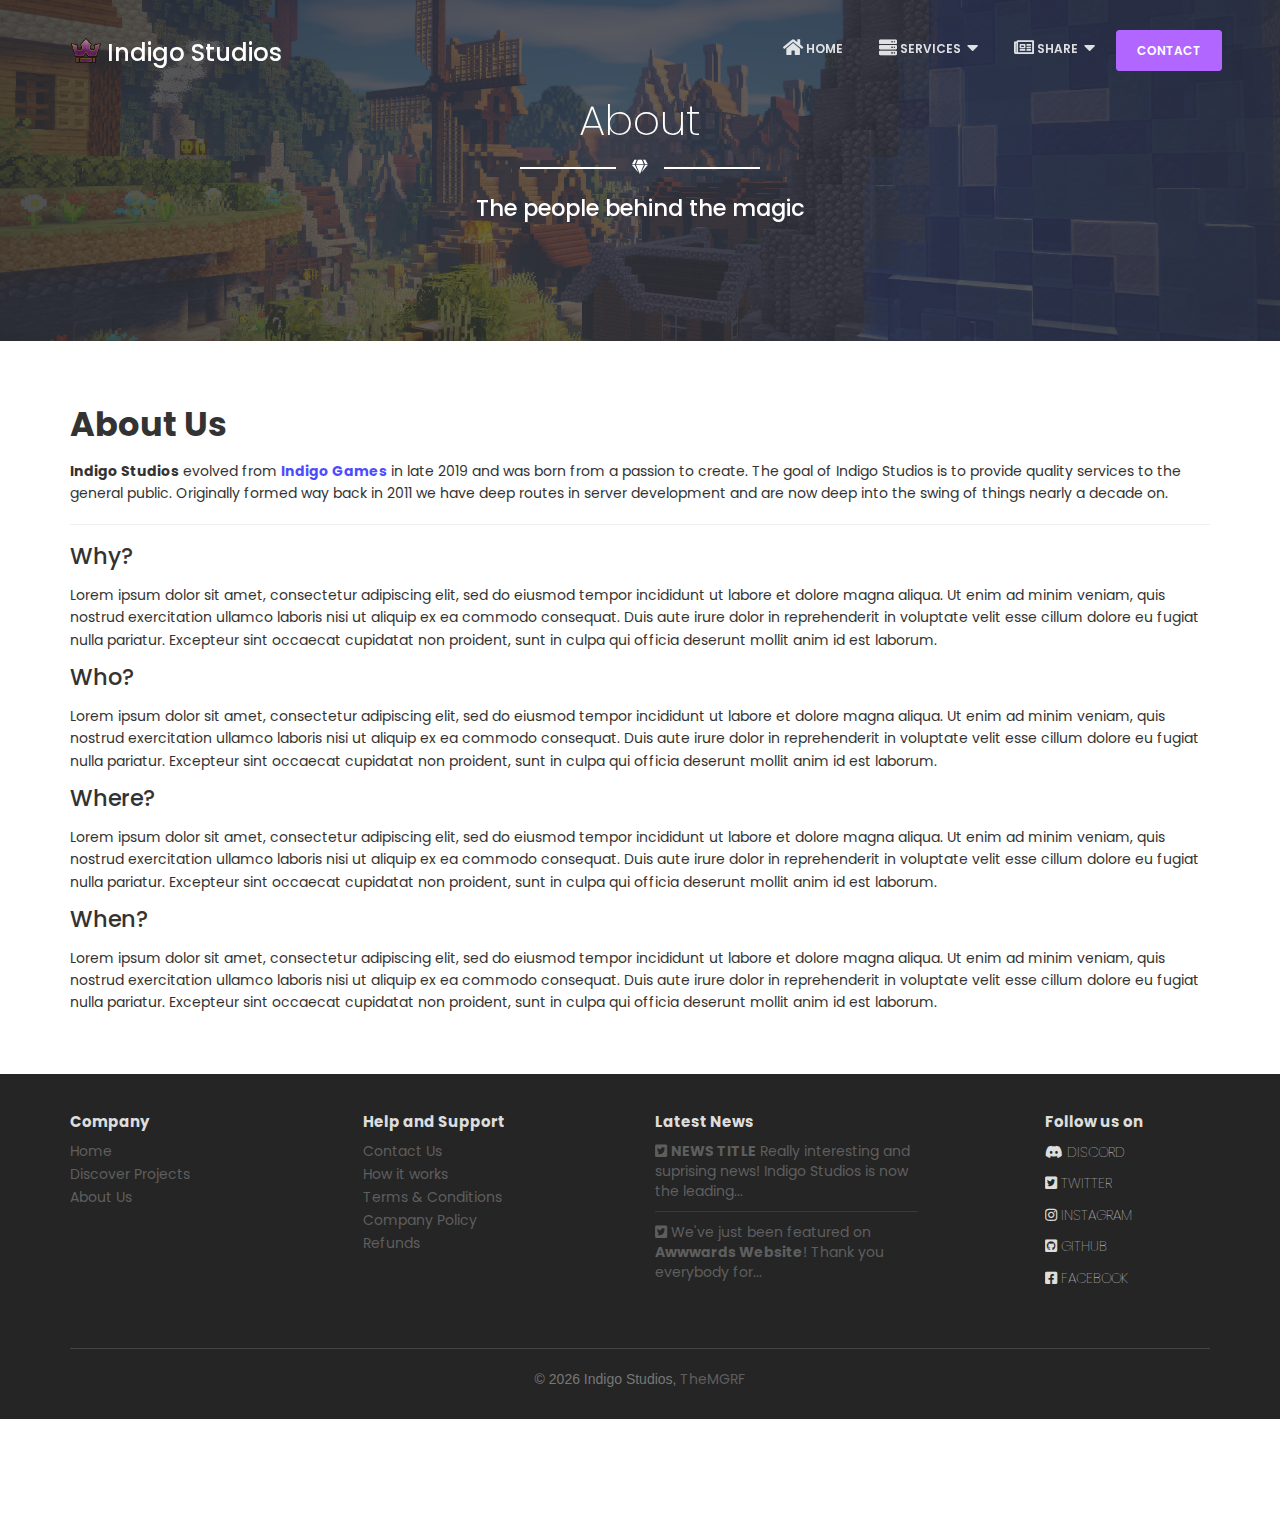
<file: about.html>
<!DOCTYPE html>
<html lang="en">

<head>
    <meta charset="utf-8">
    <link rel="apple-touch-icon" sizes="76x76" href="assets/img/apple-icon.png">
	<link rel="icon" type="image/png" sizes="96x96" href="assets/img/favicon.png">

    <!-- Meta Tags + content for SEO optimisation -->
    <meta name="viewport" content="width=device-width, initial-scale=1, shrink-to-fit=no">
    <meta name="keywords" content="Indigo,Indigo Studios,Minecraft,Garrys Mod,Hytale,Indigo Games,Indigo,Games,Survival,Creative,Skyblock,RPG">
    <meta name="description" content="The Official Website for Indigo Studios. Get your game server made professionally today!">
    <meta name="author" content="TheMGRF">

    <!-- Extra Open Graph tags for page previews -->
    <meta property="og:title" content="Indigo Studios | About">
    <meta property="og:description" content="The Official Website for Indigo Studios. Get your game server made professionally today!">
    <meta property="og:image" content="https://indigo.games/img/logo.png">
    <meta property="og:image:alt" content="Indigo Studios">
    <meta property="og:url" content="/">

    <meta http-equiv="X-UA-Compatible" content="IE=edge,chrome=1">
    <title>Indigo Studios | About</title>
    <meta content='width=device-width, initial-scale=1.0, maximum-scale=1.0, user-scalable=0' name='viewport'>

    <!-- CSS -->
    <link href="https://stackpath.bootstrapcdn.com/bootstrap/3.3.2/css/bootstrap.min.css" rel="stylesheet">
    <link href="assets/css/gaia.css" rel="stylesheet"/>
    <link href="assets/css/styles.css" rel="stylesheet"/>

    <!-- Fonts and icons -->
    <link href="https://use.fontawesome.com/releases/v5.8.2/css/all.css" rel="stylesheet">
</head>

<body>

    <nav class="navbar navbar-default navbar-transparent navbar-fixed-top" color-on-scroll="200">
        <!-- if you want to keep the navbar hidden you can add this class to the navbar "navbar-burger"-->
        <div class="container">
            <div class="navbar-header">
                <button id="menu-toggle" type="button" class="navbar-toggle" data-toggle="collapse" data-target="#example">
                    <span class="sr-only">Toggle navigation</span>
                    <span class="icon-bar bar1"></span>
                    <span class="icon-bar bar2"></span>
                    <span class="icon-bar bar3"></span>
                </button>
                <a href="https://indigostudios.ltd" class="navbar-brand">
                    <div style="margin-top: -5px;">
                        <img style="display: inline; padding-bottom: 10px;" src="assets/img/favicon.png" width=32px>
                        <h5 style="display: inline;">Indigo Studios</h5>
                    </div>
                </a>
            </div>
            <div class="collapse navbar-collapse">
                <ul class="nav navbar-nav navbar-right navbar-uppercase">
                    <li>
                        <a href="https://indigostudios.ltd">
                            <i class="fas fa-home"></i> Home
                        </a>
                    </li>
                    <li>
                        <a href="#services" class="dropdown-toggle" data-toggle="dropdown">
                            <i class="fas fa-server"></i> Services &nbsp;<i class="fas fa-caret-down"></i>
                        </a>
                        <ul class="dropdown-menu dropdown-danger">
                            <li>
                                <a href="#"><i class="fas fa-cubes"></i> Minecraft</a>
                            </li>
							<li>
                                <a href="fivem"><i class="fas fa-puzzle-piece"></i> FiveM (GTA V)</a>
                            </li>
                            <li>
                                <a href="#"><i class="fab fa-internet-explorer"></i> Websites</a>
                            </li>
                            <li>
                                <a href="#"><i class="fas fa-palette"></i> Art</a>
                            </li>
                            <li>
                                <a href="#"><i class="fas fa-music"></i> Music</a>
                            </li>
                            <li>
                                <a href="#"><i class="fas fa-hammer"></i> Building</a>
                            </li>
                        </ul>
                    </li>
                    <li class="dropdown">
                        <a href="#gaia" class="dropdown-toggle" data-toggle="dropdown">
                            <i class="far fa-newspaper"></i> Share &nbsp;<i class="fas fa-caret-down"></i>
                        </a>
                        <ul class="dropdown-menu dropdown-danger">
                            <li>
                                <a href="#"><i class="fab fa-facebook-square"></i> Facebook</a>
                            </li>
                            <li>
                                <a href="#"><i class="fab fa-twitter-square"></i> Twitter</a>
                            </li>
                            <li>
                                <a href="#"><i class="fab fa-instagram"></i> Instagram</a>
                            </li>
                        </ul>
                    </li>
                    <li>
                        <a href="contact" class="btn btn-danger btn-fill">Contact</a>
                    </li>
                </ul>
            </div>
            <!-- /.navbar-collapse -->
        </div>
    </nav>

    <div class="section section-our-team-freebie" style="margin-top: -100px;">
        <div class="parallax filter filter-color-black">
            <div class="image" style="background-image:url('assets/img/header-1.png')">
            </div>
            <div class="container">
                <div class="content">
                    <div class="title-area">
                        <h1 class="title-modern">About</h1>
                        <div class="separator line-separator"><i class="fas fa-gem"></i></div>
                        <h3>The people behind the magic</h3>
                    </div>
                </div>
            </div>
        </div>
    </div>

    <div class="section">
        <div class="container">
            <h2>About Us</h2>

            <p><b>Indigo Studios</b> evolved from <a href="https://indigo.games"><b>Indigo Games</b></a> in late 2019 and was born from a passion to create. The goal of Indigo Studios is to provide quality services to the general public. Originally formed way back in 2011 we have deep routes in server development and are now deep into the swing of things nearly a decade on.</p>

            <hr>

            <h3>Why?</h3>
            <p>Lorem ipsum dolor sit amet, consectetur adipiscing elit, sed do eiusmod tempor incididunt ut labore et dolore magna aliqua. Ut enim ad minim veniam, quis nostrud exercitation ullamco laboris nisi ut aliquip ex ea commodo consequat. Duis aute irure dolor in reprehenderit in voluptate velit esse cillum dolore eu fugiat nulla pariatur. Excepteur sint occaecat cupidatat non proident, sunt in culpa qui officia deserunt mollit anim id est laborum.</p>

            <h3>Who?</h3>
            <p>Lorem ipsum dolor sit amet, consectetur adipiscing elit, sed do eiusmod tempor incididunt ut labore et dolore magna aliqua. Ut enim ad minim veniam, quis nostrud exercitation ullamco laboris nisi ut aliquip ex ea commodo consequat. Duis aute irure dolor in reprehenderit in voluptate velit esse cillum dolore eu fugiat nulla pariatur. Excepteur sint occaecat cupidatat non proident, sunt in culpa qui officia deserunt mollit anim id est laborum.</p>

            <h3>Where?</h3>
            <p>Lorem ipsum dolor sit amet, consectetur adipiscing elit, sed do eiusmod tempor incididunt ut labore et dolore magna aliqua. Ut enim ad minim veniam, quis nostrud exercitation ullamco laboris nisi ut aliquip ex ea commodo consequat. Duis aute irure dolor in reprehenderit in voluptate velit esse cillum dolore eu fugiat nulla pariatur. Excepteur sint occaecat cupidatat non proident, sunt in culpa qui officia deserunt mollit anim id est laborum.</p>

            <h3>When?</h3>
            <p>Lorem ipsum dolor sit amet, consectetur adipiscing elit, sed do eiusmod tempor incididunt ut labore et dolore magna aliqua. Ut enim ad minim veniam, quis nostrud exercitation ullamco laboris nisi ut aliquip ex ea commodo consequat. Duis aute irure dolor in reprehenderit in voluptate velit esse cillum dolore eu fugiat nulla pariatur. Excepteur sint occaecat cupidatat non proident, sunt in culpa qui officia deserunt mollit anim id est laborum.</p>
        </div>
    </div>

    <footer class="footer footer-big footer-color-black" data-color="black">
        <div class="container">
            <div class="row">
                <div class="col-md-2 col-sm-3">
                    <div class="info">
                        <h5 class="title">Company</h5>
                        <nav>
                            <ul>
                                <li>
                                    <a href="#">Home</a>
                                </li>
                                <li>
                                    <a href="#">Discover Projects</a>
                                </li>
                                <li>
                                    <a href="about">About Us</a>
                                </li>
                            </ul>
                        </nav>
                    </div>
                </div>
                <div class="col-md-3 col-md-offset-1 col-sm-3">
                    <div class="info">
                        <h5 class="title"> Help and Support</h5>
                         <nav>
                            <ul>
                                <li>
                                    <a href="contact.html">Contact Us</a>
                                </li>
                                <li>
                                    <a href="#">How it works</a>
                                </li>
                                <li>
                                    <a href="#">Terms &amp; Conditions</a>
                                </li>
                                <li>
                                    <a href="#">Company Policy</a>
                                </li>
                                <li>
                                    <a href="#">Refunds</a>
                                </li>
                            </ul>
                        </nav>
                    </div>
                </div>
                <div class="col-md-3 col-sm-3">
                    <div class="info">
                        <h5 class="title">Latest News</h5>
                        <nav>
                            <ul>
                                <li>
                                    <a href="#">
                                        <i class="fab fa-twitter-square"></i> <b>NEWS TITLE</b> Really interesting and suprising news! Indigo Studios is now the leading...
                                        <hr class="hr-small">
                                    </a>
                                </li>
                                <li>
                                    <a href="#">
                                        <i class="fab fa-twitter-square"></i> We've just been featured on <b> Awwwards Website</b>! Thank you everybody for...
                                    </a>
                                </li>
                            </ul>
                        </nav>
                    </div>
                </div>
                <div class="col-md-2 col-md-offset-1 col-sm-3">
                    <div class="info">
                        <h5 class="title">Follow us on</h5>
                        <nav>
                            <ul>
                                <li>
                                    <a href="https://discord.gg/nrutKKy" class="btn btn-social btn-discord btn-simple">
                                        <i class="fab fa-discord"></i> Discord
                                    </a>
                                </li>
                                <li>
                                    <a href="https://twitter.com/IndigoStudios_" class="btn btn-social btn-twitter btn-simple">
                                        <i class="fab fa-twitter-square"></i> Twitter
                                    </a>
                                </li>
                                <li>
                                    <a href="https://www.instagram.com/p/B3PM1SRhwf9" class="btn btn-social btn-instagram btn-simple">
                                        <i class="fab fa-instagram"></i> Instagram
                                    </a>
                                </li>
                                <li>
                                    <a href="https://github.com/Official-Indigo-Studios" class="btn btn-social btn-github btn-simple">
                                        <i class="fab fa-github-square"></i> Github
                                    </a>
                                </li>
                                <li>
                                    <a href="https://www.facebook.com/OfficialIndigoStudios" class="btn btn-social btn-facebook btn-simple">
                                        <i class="fab fa-facebook-square"></i> Facebook
                                    </a>
                                </li>
                            </ul>
                        </nav>
                    </div>
                </div>
            </div>
            <hr>
            <div class="copyright">
                 © <script> document.write(new Date().getFullYear()) </script> Indigo Studios, <a href="https://themgrf.me">TheMGRF</a>
            </div>
        </div>
    </footer>

</body>

<!-- core js files -->
<script src="https://code.jquery.com/jquery-3.4.1.min.js"></script>
<script src="https://stackpath.bootstrapcdn.com/bootstrap/3.3.2/js/bootstrap.min.js"></script>

<!-- js library for devices recognition -->
<script type="text/javascript" src="assets/js/modernizr.js"></script>

<!-- file where we handle the theme script -->
<script type="text/javascript" src="assets/js/theme.js"></script>

</html>
</file>
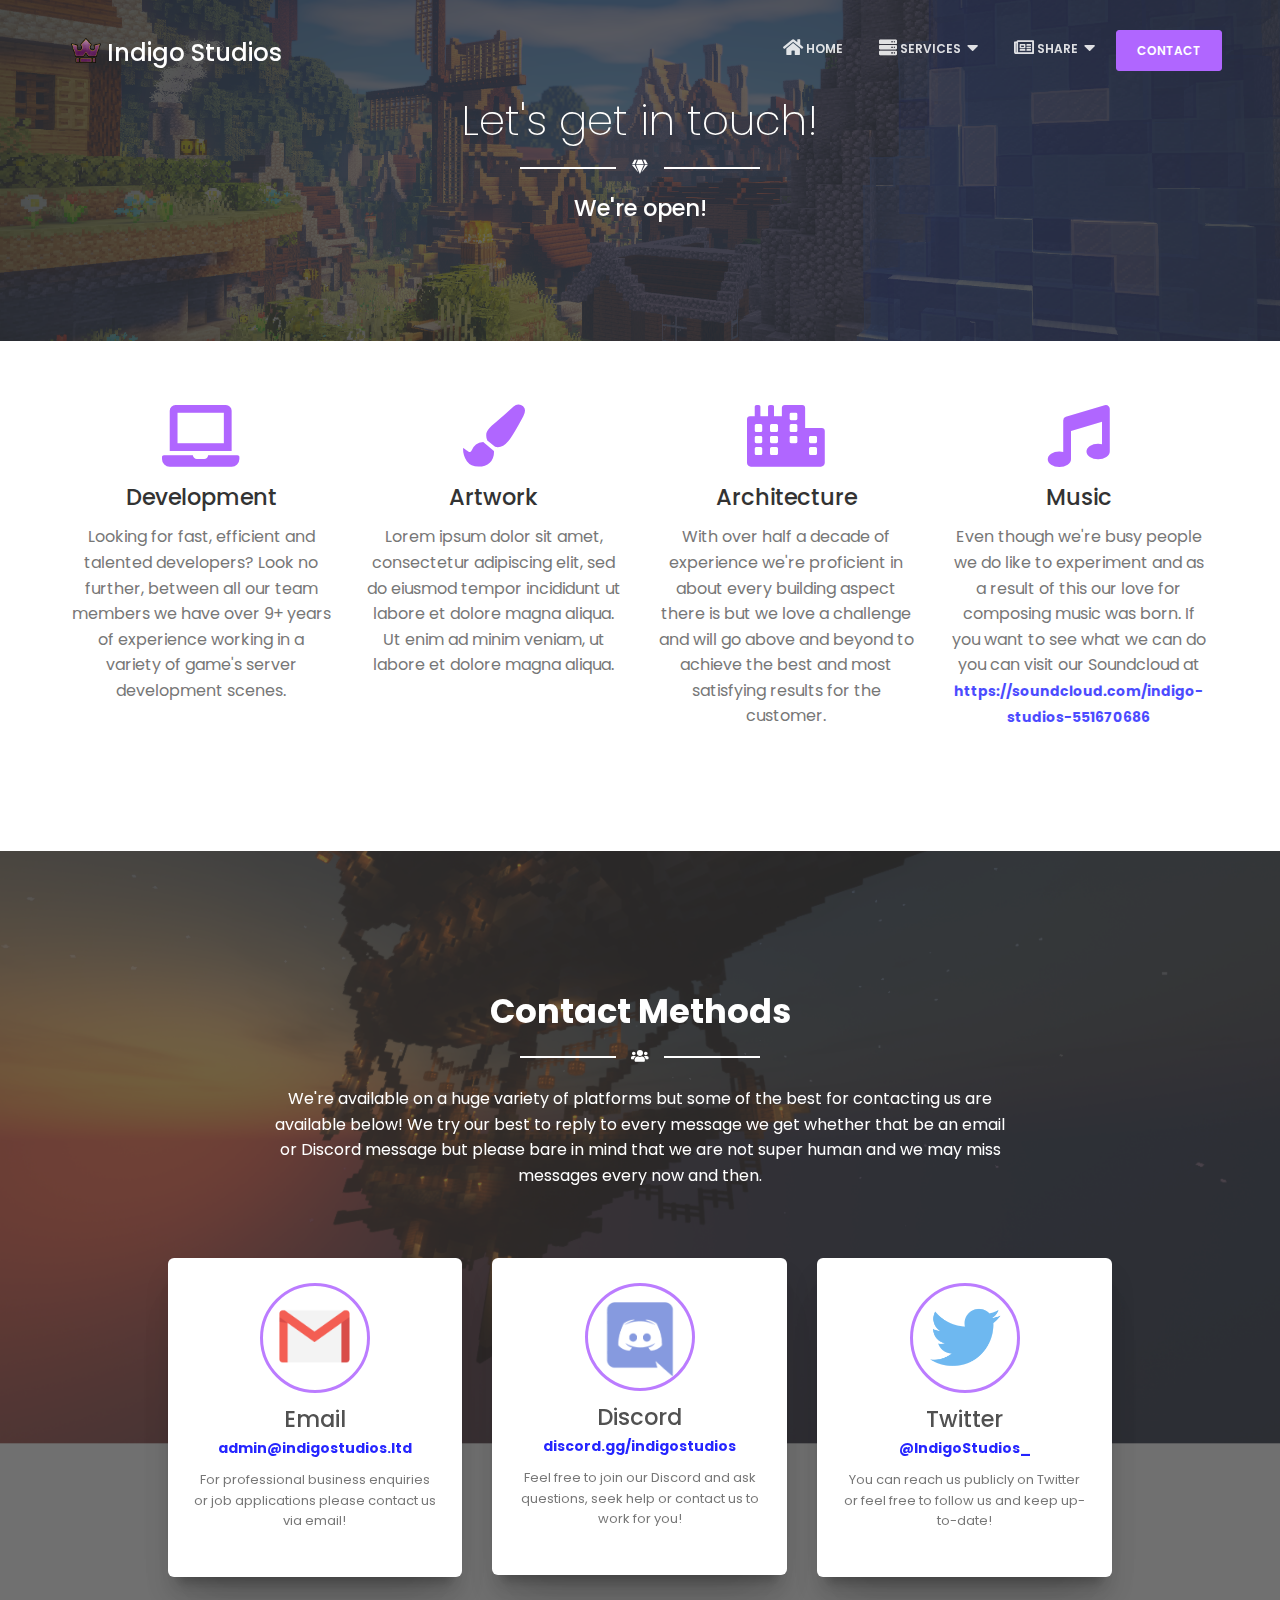
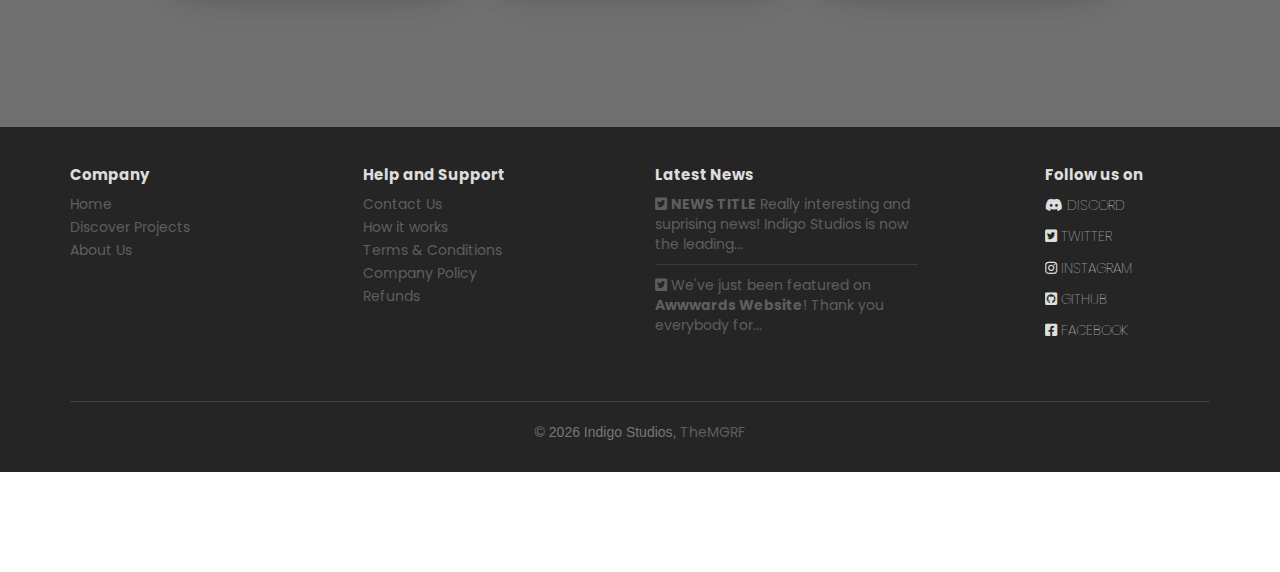
<file: contact.html>
<!DOCTYPE html>
<html lang="en">

<head>
    <meta charset="utf-8">
    <link rel="apple-touch-icon" sizes="76x76" href="assets/img/apple-icon.png">
	<link rel="icon" type="image/png" sizes="96x96" href="assets/img/favicon.png">

    <!-- Meta Tags + content for SEO optimisation -->
    <meta name="viewport" content="width=device-width, initial-scale=1, shrink-to-fit=no">
    <meta name="keywords" content="Indigo,Indigo Studios,Minecraft,Garrys Mod,Hytale,Indigo Games,Indigo,Games,Survival,Creative,Skyblock,RPG">
    <meta name="description" content="The Official Website for Indigo Studios. Get your game server made professionally today!">
    <meta name="author" content="TheMGRF">

    <!-- Extra Open Graph tags for page previews -->
    <meta property="og:title" content="Indigo Studios | Contact">
    <meta property="og:description" content="The Official Website for Indigo Studios. Get your game server made professionally today!">
    <meta property="og:image" content="https://indigo.games/img/logo.png">
    <meta property="og:image:alt" content="Indigo Studios">
    <meta property="og:url" content="/">

    <meta http-equiv="X-UA-Compatible" content="IE=edge,chrome=1">
    <title>Indigo Studios | Contact</title>
    <meta content='width=device-width, initial-scale=1.0, maximum-scale=1.0, user-scalable=0' name='viewport'>

    <!-- CSS -->
    <link href="https://stackpath.bootstrapcdn.com/bootstrap/3.3.2/css/bootstrap.min.css" rel="stylesheet">
    <link href="assets/css/theme.css" rel="stylesheet"/>
    <link href="assets/css/styles.css" rel="stylesheet"/>

    <!-- Fonts and icons -->
    <link href="https://use.fontawesome.com/releases/v5.8.2/css/all.css" rel="stylesheet">
</head>

<body>

    <nav class="navbar navbar-default navbar-transparent navbar-fixed-top" color-on-scroll="200">
        <!-- if you want to keep the navbar hidden you can add this class to the navbar "navbar-burger"-->
        <div class="container">
            <div class="navbar-header">
                <button id="menu-toggle" type="button" class="navbar-toggle" data-toggle="collapse" data-target="#example">
                    <span class="sr-only">Toggle navigation</span>
                    <span class="icon-bar bar1"></span>
                    <span class="icon-bar bar2"></span>
                    <span class="icon-bar bar3"></span>
                </button>
                <a href="https://indigostudios.ltd" class="navbar-brand">
                    <div style="margin-top: -5px;">
                        <img style="display: inline; padding-bottom: 10px;" src="assets/img/favicon.png" width=32px>
                        <h5 style="display: inline;">Indigo Studios</h5>
                    </div>
                </a>
            </div>
            <div class="collapse navbar-collapse">
                <ul class="nav navbar-nav navbar-right navbar-uppercase">
                    <li>
                        <a href="https://indigostudios.ltd">
                            <i class="fas fa-home"></i> Home
                        </a>
                    </li>
                    <li>
                        <a href="#services" class="dropdown-toggle" data-toggle="dropdown">
                            <i class="fas fa-server"></i> Services &nbsp;<i class="fas fa-caret-down"></i>
                        </a>
                        <ul class="dropdown-menu dropdown-danger">
                            <li>
                                <a href="#"><i class="fas fa-cubes"></i> Minecraft</a>
                            </li>
                            <li>
                                <a href="fivem"><i class="fas fa-puzzle-piece"></i> FiveM (GTA V)</a>
                            </li>
                            <li>
                                <a href="#"><i class="fab fa-internet-explorer"></i> Websites</a>
                            </li>
                            <li>
                                <a href="#"><i class="fas fa-palette"></i> Art</a>
                            </li>
                            <li>
                                <a href="#"><i class="fas fa-music"></i> Music</a>
                            </li>
                            <li>
                                <a href="#"><i class="fas fa-hammer"></i> Building</a>
                            </li>
                        </ul>
                    </li>
                    <li class="dropdown">
                        <a href="#gaia" class="dropdown-toggle" data-toggle="dropdown">
                            <i class="far fa-newspaper"></i> Share &nbsp;<i class="fas fa-caret-down"></i>
                        </a>
                        <ul class="dropdown-menu dropdown-danger">
                            <li>
                                <a href="https://www.facebook.com/OfficialIndigoStudios/"><i class="fab fa-facebook-square"></i> Facebook</a>
                            </li>
                            <li>
                                <a href="https://twitter.com/IndigoStudios_"><i class="fab fa-twitter-square"></i> Twitter</a>
                            </li>
                            <li>
                                <a href="https://www.instagram.com/p/B3PM1SRhwf9/"><i class="fab fa-instagram"></i> Instagram</a>
                            </li>
                        </ul>
                    </li>
                    <li>
                        <a href="contact" class="btn btn-danger btn-fill">Contact</a>
                    </li>
                </ul>
            </div>
            <!-- /.navbar-collapse -->
        </div>
    </nav>

    <div class="section section-our-team-freebie" style="margin-top: -100px;">
        <div class="parallax filter filter-color-black">
            <div class="image" style="background-image:url('assets/img/header-1.png')">
            </div>
            <div class="container">
                <div class="content">
                    <div class="title-area">
                        <h1 class="title-modern">Let's get in touch!</h1>
                        <div class="separator line-separator"><i class="fas fa-gem"></i></div>
                        <h3>We're open!</h3>
                    </div>
                </div>
            </div>
        </div>
    </div>

    <div class="section" style="padding-top: 5%;">
        <div class="container">
            <div class="row">
                <div class="col-md-3">
                    <div class="info-icon">
                        <div class="icon text-danger">
                            <i class="fas fa-laptop"></i>
                        </div>
                        <h3>Development</h3>
                        <p class="description">Looking for fast, efficient and talented developers? Look no further, between all our team members we have over 9+ years of experience working in a variety of game's server development scenes.</p>
                    </div>
                </div>
                <div class="col-md-3">
                    <div class="info-icon">
                        <div class="icon text-danger">
                            <i class="fas fa-paint-brush"></i>
                        </div>
                        <h3>Artwork</h3>
                        <p class="description">Lorem ipsum dolor sit amet, consectetur adipiscing elit, sed do eiusmod tempor incididunt ut labore et dolore magna aliqua. Ut enim ad minim veniam, ut labore et dolore magna aliqua.</p>
                    </div>
                </div>
                <div class="col-md-3">
                    <div class="info-icon">
                        <div class="icon text-danger">
                            <i class="fas fa-city"></i>
                        </div>
                        <h3>Architecture</h3>
                        <p class="description">With over half a decade of experience we're proficient in about every building aspect there is but we love a challenge and will go above and beyond to achieve the best and most satisfying results for the customer.</p>
                    </div>
                </div>
                <div class="col-md-3">
                    <div class="info-icon">
                        <div class="icon text-danger">
                            <i class="fas fa-music"></i>
                        </div>
                        <h3>Music</h3>
                        <p class="description">Even though we're busy people we do like to experiment and as a result of this our love for composing music was born. If you want to see what we can do you can visit our Soundcloud at <a href="https://soundcloud.com/indigo-studios-551670686">https://soundcloud.com/indigo-studios-551670686</a></p>
                    </div>
                </div>
            </div>
        </div>
    </div>


    <div class="section section-our-team-freebie">
        <div class="parallax filter filter-color-black">
            <div class="image" style="background-image:url('assets/img/header-4.png')">
            </div>
            <div class="container">
                <div class="content">
                    <div class="row">
                        <div class="title-area">
                            <h2>Contact Methods</h2>
                            <div class="separator separator-danger"><i class="fas fa-users"></i></div>
                            <p class="description">We're available on a huge variety of platforms but some of the best for contacting us are available below! We try our best to reply to every message we get whether that be an email or Discord message but please bare in mind that we are not super human and we may miss messages every now and then.</p>
                        </div>
                    </div>

                    <div class="team">
                        <div class="row">
                            <div class="col-md-10 col-md-offset-1">
                                <div class="row">
                                    <div class="col-md-4">
                                        <a href="mailto:admin@indigostudios.ltd">
                                            <div class="card card-member">
                                                <div class="content">
                                                    <div class="avatar avatar-danger">
                                                        <img alt="Email" class="img-circle" src="assets/img/contact/email.png"/>
                                                    </div>
                                                    <div class="description">
                                                        <h3 class="title">Email</h3>
                                                        <p class="small-text"><a href="mailto:admin@indigostudios.ltd">admin@indigostudios.ltd</a></p>
                                                        <p class="description">For professional business enquiries or job applications please contact us via email!</p>
                                                    </div>
                                                </div>
                                            </div>
                                        </a>
                                    </div>
                                    <div class="col-md-4">
                                        <a href="https://discord.gg/indigostudios" target="_blank">
                                            <div class="card card-member">
                                                <div class="content">
                                                    <div class="avatar avatar-danger">
                                                        <img alt="Discord" class="img-circle" src="assets/img/contact/discord.png"/>
                                                    </div>
                                                    <div class="description">
                                                        <h3 class="title">Discord</h3>
                                                        <p class="small-text"><a href="//discord.gg/indigostudios">discord.gg/indigostudios</a></p>
                                                        <p class="description">Feel free to join our Discord and ask questions, seek help or contact us to work for you!</p>
                                                    </div>
                                                </div>
                                            </div>
                                        </a>
                                    </div>
                                    <div class="col-md-4">
                                        <a href="https://twitter.com/indigostudios_" target="_blank">
                                            <div class="card card-member">
                                                <div class="content">
                                                    <div class="avatar avatar-danger">
                                                        <img alt="Twitter" class="img-circle" src="assets/img/contact/twitter.png"/>
                                                    </div>
                                                    <div class="description">
                                                        <h3 class="title">Twitter</h3>
                                                        <p class="small-text"><a href="//twitter.com/indigostudios_">@IndigoStudios_</a></p>
                                                        <p class="description">You can reach us publicly on Twitter or feel free to follow us and keep up-to-date!</p>
                                                    </div>
                                                </div>
                                            </div>
                                        </a>
                                    </div>
                                </div>
                            </div>
                        </div>
                    </div>

                    <br>
                    <br>
                    <br>
                    <br>

                </div>
            </div>
        </div>
    </div>

    <footer class="footer footer-big footer-color-black" data-color="black">
        <div class="container">
            <div class="row">
                <div class="col-md-2 col-sm-3">
                    <div class="info">
                        <h5 class="title">Company</h5>
                        <nav>
                            <ul>
                                <li>
                                    <a href="#">Home</a>
                                </li>
                                <li>
                                    <a href="#">Discover Projects</a>
                                </li>
                                <li>
                                    <a href="about">About Us</a>
                                </li>
                            </ul>
                        </nav>
                    </div>
                </div>
                <div class="col-md-3 col-md-offset-1 col-sm-3">
                    <div class="info">
                        <h5 class="title"> Help and Support</h5>
                         <nav>
                            <ul>
                                <li>
                                    <a href="contact.html">Contact Us</a>
                                </li>
                                <li>
                                    <a href="#">How it works</a>
                                </li>
                                <li>
                                    <a href="#">Terms &amp; Conditions</a>
                                </li>
                                <li>
                                    <a href="#">Company Policy</a>
                                </li>
                                <li>
                                    <a href="#">Refunds</a>
                                </li>
                            </ul>
                        </nav>
                    </div>
                </div>
                <div class="col-md-3 col-sm-3">
                    <div class="info">
                        <h5 class="title">Latest News</h5>
                        <nav>
                            <ul>
                                <li>
                                    <a href="#">
                                        <i class="fab fa-twitter-square"></i> <b>NEWS TITLE</b> Really interesting and suprising news! Indigo Studios is now the leading...
                                        <hr class="hr-small">
                                    </a>
                                </li>
                                <li>
                                    <a href="#">
                                        <i class="fab fa-twitter-square"></i> We've just been featured on <b> Awwwards Website</b>! Thank you everybody for...
                                    </a>
                                </li>
                            </ul>
                        </nav>
                    </div>
                </div>
                <div class="col-md-2 col-md-offset-1 col-sm-3">
                    <div class="info">
                        <h5 class="title">Follow us on</h5>
                        <nav>
                            <ul>
                                <li>
                                    <a href="https://discord.gg/nrutKKy" class="btn btn-social btn-discord btn-simple">
                                        <i class="fab fa-discord"></i> Discord
                                    </a>
                                </li>
                                <li>
                                    <a href="https://twitter.com/IndigoStudios_" class="btn btn-social btn-twitter btn-simple">
                                        <i class="fab fa-twitter-square"></i> Twitter
                                    </a>
                                </li>
                                <li>
                                    <a href="https://www.instagram.com/p/B3PM1SRhwf9" class="btn btn-social btn-instagram btn-simple">
                                        <i class="fab fa-instagram"></i> Instagram
                                    </a>
                                </li>
                                <li>
                                    <a href="https://github.com/Official-Indigo-Studios" class="btn btn-social btn-github btn-simple">
                                        <i class="fab fa-github-square"></i> Github
                                    </a>
                                </li>
                                <li>
                                    <a href="https://www.facebook.com/OfficialIndigoStudios" class="btn btn-social btn-facebook btn-simple">
                                        <i class="fab fa-facebook-square"></i> Facebook
                                    </a>
                                </li>
                            </ul>
                        </nav>
                    </div>
                </div>
            </div>
            <hr>
            <div class="copyright">
                 © <script> document.write(new Date().getFullYear()) </script> Indigo Studios, <a href="https://themgrf.me">TheMGRF</a>
            </div>
        </div>
    </footer>

</body>

<!-- core js files -->
<script src="https://code.jquery.com/jquery-3.4.1.min.js"></script>
<script src="https://stackpath.bootstrapcdn.com/bootstrap/3.3.2/js/bootstrap.min.js"></script>

<!-- js library for devices recognition -->
<script type="text/javascript" src="assets/js/modernizr.js"></script>

<!-- file where we handle the theme script -->
<script type="text/javascript" src="assets/js/theme.js"></script>

</html>
</file>
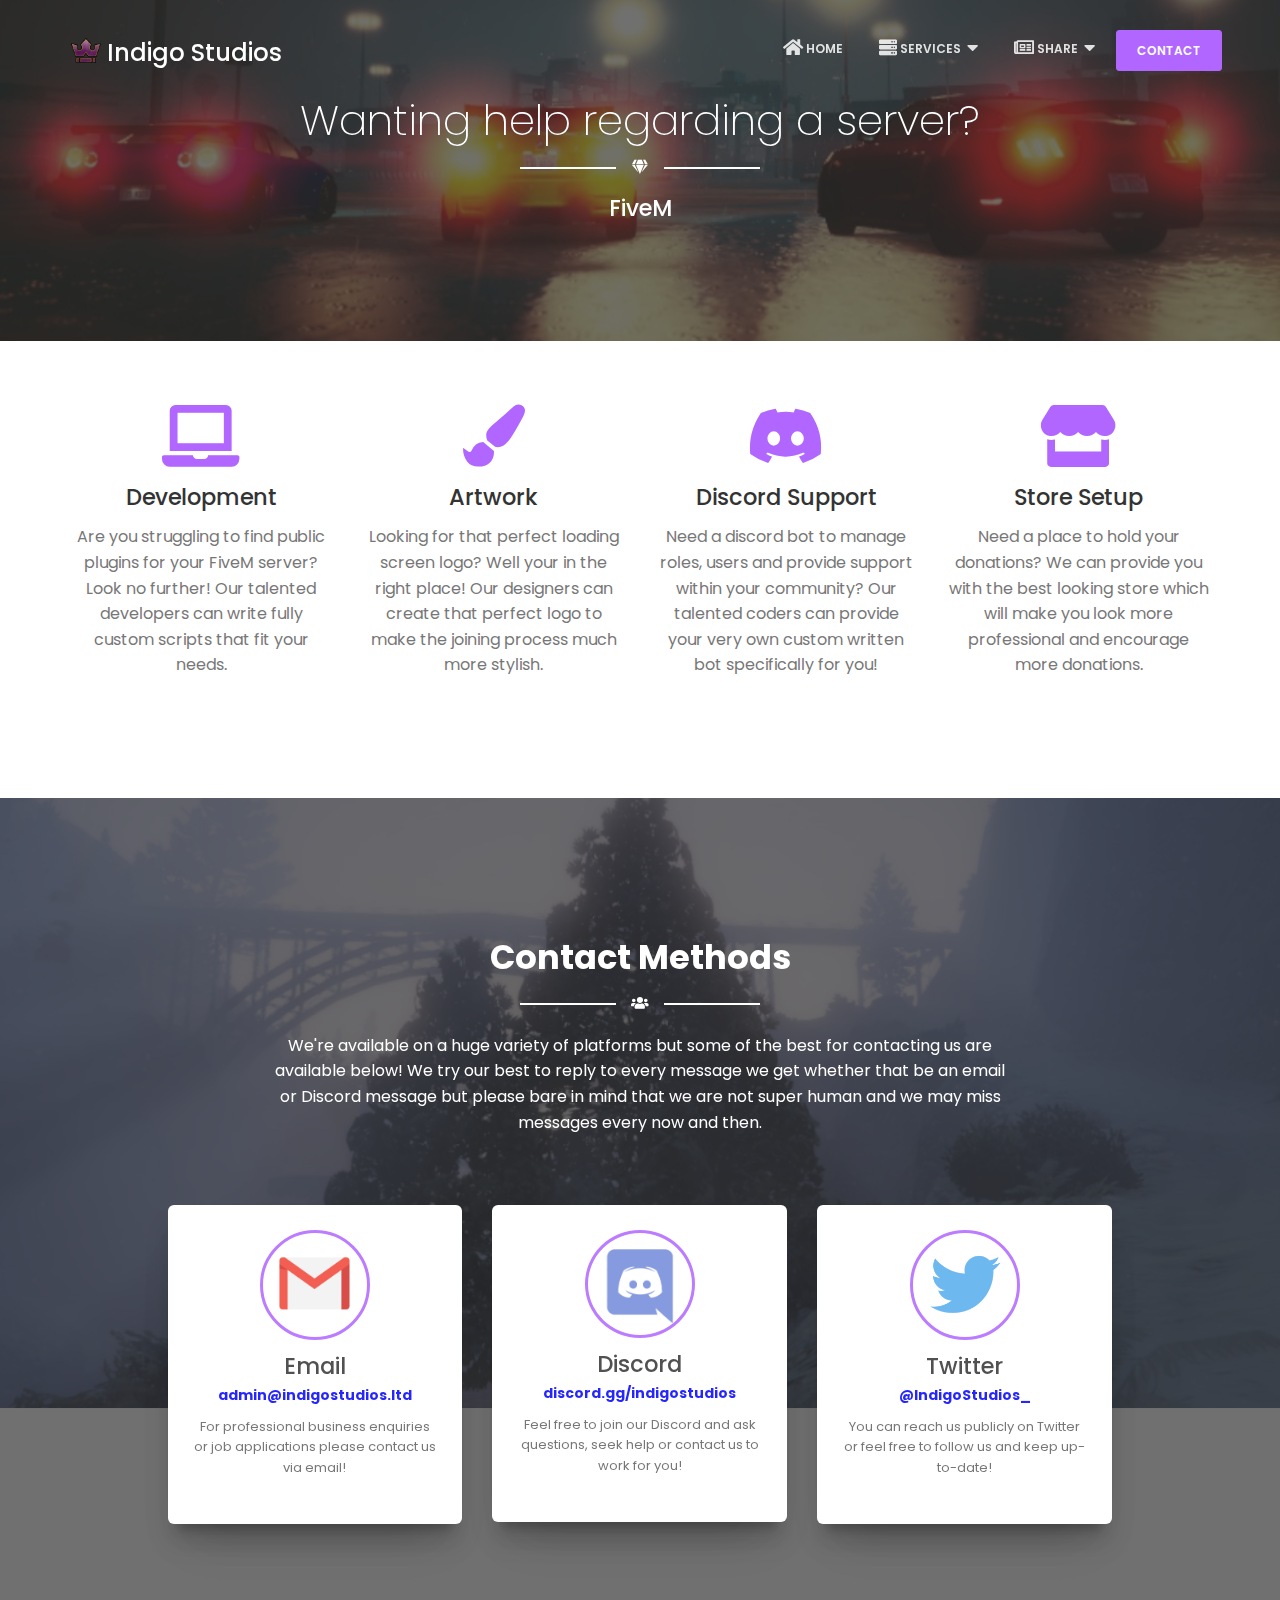
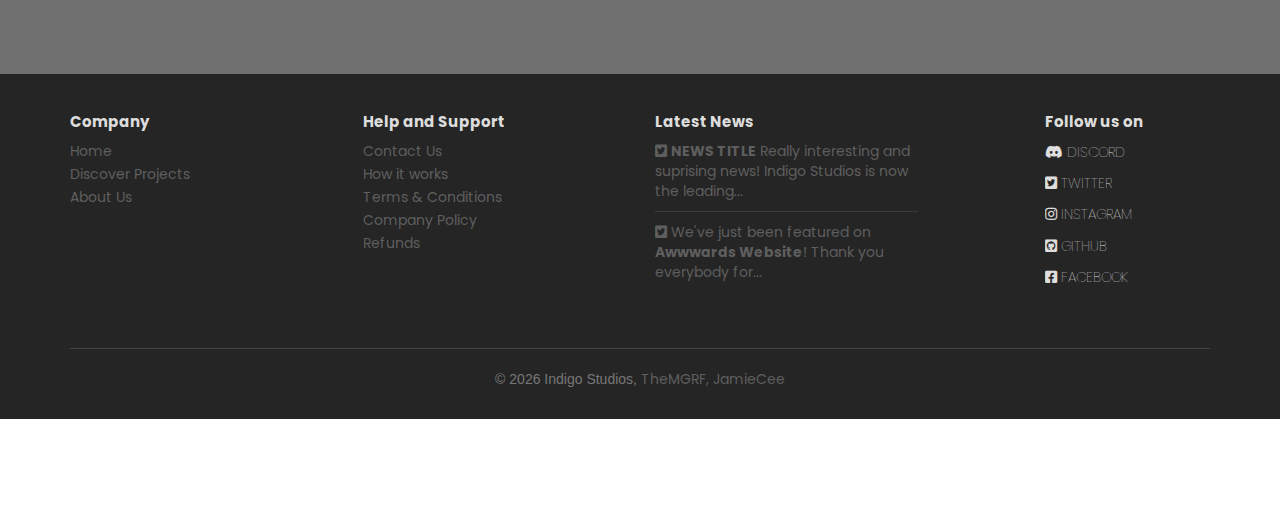
<file: fivem.html>
<!DOCTYPE html>
<html lang="en">

<head>
    <meta charset="utf-8">
    <link rel="apple-touch-icon" sizes="76x76" href="assets/img/apple-icon.png">
	<link rel="icon" type="image/png" sizes="96x96" href="assets/img/favicon.png">

    <!-- Meta Tags + content for SEO optimisation -->
    <meta name="viewport" content="width=device-width, initial-scale=1, shrink-to-fit=no">
    <meta name="keywords" content="Indigo,Indigo Studios,Minecraft,Garrys Mod,Hytale,Indigo Games,Indigo,Games,Survival,Creative,Skyblock,RPG">
    <meta name="description" content="The Official Website for Indigo Studios. Get your game server made professionally today!">
    <meta name="author" content="JamieCee">

    <!-- Extra Open Graph tags for page previews -->
    <meta property="og:title" content="Indigo Studios | Contact">
    <meta property="og:description" content="The Official Website for Indigo Studios. Get your game server made professionally today!">
    <meta property="og:image" content="https://indigo.games/img/logo.png">
    <meta property="og:image:alt" content="Indigo Studios">
    <meta property="og:url" content="/">

    <meta http-equiv="X-UA-Compatible" content="IE=edge,chrome=1">
    <title>Indigo Studios | FiveM</title>
    <meta content='width=device-width, initial-scale=1.0, maximum-scale=1.0, user-scalable=0' name='viewport'>

    <!-- CSS -->
    <link href="https://stackpath.bootstrapcdn.com/bootstrap/3.3.2/css/bootstrap.min.css" rel="stylesheet">
    <link href="assets/css/theme.css" rel="stylesheet"/>
    <link href="assets/css/styles.css" rel="stylesheet"/>

    <!-- Fonts and icons -->
    <link href="https://use.fontawesome.com/releases/v5.8.2/css/all.css" rel="stylesheet">
</head>

<body>

    <nav class="navbar navbar-default navbar-transparent navbar-fixed-top" color-on-scroll="200">
        <!-- if you want to keep the navbar hidden you can add this class to the navbar "navbar-burger"-->
        <div class="container">
            <div class="navbar-header">
                <button id="menu-toggle" type="button" class="navbar-toggle" data-toggle="collapse" data-target="#example">
                    <span class="sr-only">Toggle navigation</span>
                    <span class="icon-bar bar1"></span>
                    <span class="icon-bar bar2"></span>
                    <span class="icon-bar bar3"></span>
                </button>
                <a href="https://indigostudios.ltd" class="navbar-brand">
                    <div style="margin-top: -5px;">
                        <img style="display: inline; padding-bottom: 10px;" src="assets/img/favicon.png" width=32px>
                        <h5 style="display: inline;">Indigo Studios</h5>
                    </div>
                </a>
            </div>
            <div class="collapse navbar-collapse">
                <ul class="nav navbar-nav navbar-right navbar-uppercase">
                    <li>
                        <a href="https://indigostudios.ltd">
                            <i class="fas fa-home"></i> Home
                        </a>
                    </li>
                    <li>
                        <a href="#services" class="dropdown-toggle" data-toggle="dropdown">
                            <i class="fas fa-server"></i> Services &nbsp;<i class="fas fa-caret-down"></i>
                        </a>
                        <ul class="dropdown-menu dropdown-danger">
                            <li>
                                <a href="#"><i class="fas fa-cubes"></i> Minecraft</a>
                            </li>
                            <li>
                                <a href="fivem"><i class="fas fa-puzzle-piece"></i> FiveM (GTA V)</a>
                            </li>
                            <li>
                                <a href="#"><i class="fab fa-internet-explorer"></i> Websites</a>
                            </li>
                            <li>
                                <a href="#"><i class="fas fa-palette"></i> Art</a>
                            </li>
                            <li>
                                <a href="#"><i class="fas fa-music"></i> Music</a>
                            </li>
                            <li>
                                <a href="#"><i class="fas fa-hammer"></i> Building</a>
                            </li>
                        </ul>
                    </li>
                    <li class="dropdown">
                        <a href="#gaia" class="dropdown-toggle" data-toggle="dropdown">
                            <i class="far fa-newspaper"></i> Share &nbsp;<i class="fas fa-caret-down"></i>
                        </a>
                        <ul class="dropdown-menu dropdown-danger">
                            <li>
                                <a href="https://www.facebook.com/OfficialIndigoStudios/"><i class="fab fa-facebook-square"></i> Facebook</a>
                            </li>
                            <li>
                                <a href="https://twitter.com/IndigoStudios_"><i class="fab fa-twitter-square"></i> Twitter</a>
                            </li>
                            <li>
                                <a href="https://www.instagram.com/p/B3PM1SRhwf9/"><i class="fab fa-instagram"></i> Instagram</a>
                            </li>
                        </ul>
                    </li>
                    <li>
                        <a href="contact" class="btn btn-danger btn-fill">Contact</a>
                    </li>
                </ul>
            </div>
            <!-- /.navbar-collapse -->
        </div>
    </nav>

    <div class="section section-our-team-freebie" style="margin-top: -100px;">
        <div class="parallax filter filter-color-black">
            <div class="image" style="background-image:url('assets/img/stormy_night.jpg')">
            </div>
            <div class="container">
                <div class="content">
                    <div class="title-area">
                        <h1 class="title-modern">Wanting help regarding a server?</h1>
                        <div class="separator line-separator"><i class="fas fa-gem"></i></div>
                        <h3>FiveM</h3>
                    </div>
                </div>
            </div>
        </div>
    </div>

    <div class="section" style="padding-top: 5%;">
        <div class="container">
            <div class="row">
                <div class="col-md-3">
                    <div class="info-icon">
                        <div class="icon text-danger">
                            <i class="fas fa-laptop"></i>
                        </div>
                        <h3>Development</h3>
                        <p class="description">Are you struggling to find public plugins for your FiveM server? Look no further! Our talented developers can write fully custom scripts that fit your needs.</p>
                    </div>
                </div>
                <div class="col-md-3">
                    <div class="info-icon">
                        <div class="icon text-danger">
                            <i class="fas fa-paint-brush"></i>
                        </div>
                        <h3>Artwork</h3>
                        <p class="description">Looking for that perfect loading screen logo? Well your in the right place! Our designers can create that perfect logo to make the joining process much more stylish.</p>
                    </div>
                </div>
                <div class="col-md-3">
                    <div class="info-icon">
                        <div class="icon text-danger">
                            <i class="fab fa-discord"></i>
                        </div>
                        <h3>Discord Support</h3>
                        <p class="description">Need a discord bot to manage roles, users and provide support within your community? Our talented coders can provide your very own custom written bot specifically for you!</p>
                    </div>
                </div>
                <div class="col-md-3">
                    <div class="info-icon">
                        <div class="icon text-danger">
                            <i class="fas fa-store"></i>
                        </div>
                        <h3>Store Setup</h3>
                        <p class="description">Need a place to hold your donations? We can provide you with the best looking store which will make you look more professional and encourage more donations.</p>
                    </div>
                </div>
            </div>
        </div>
    </div>


    <div class="section section-our-team-freebie">
        <div class="parallax filter filter-color-black">
            <div class="image" style="background-image:url('assets/img/snow_hills.png')">
            </div>
            <div class="container">
                <div class="content">
                    <div class="row">
                        <div class="title-area">
                            <h2>Contact Methods</h2>
                            <div class="separator separator-danger"><i class="fas fa-users"></i></div>
                            <p class="description">We're available on a huge variety of platforms but some of the best for contacting us are available below! We try our best to reply to every message we get whether that be an email or Discord message but please bare in mind that we are not super human and we may miss messages every now and then.</p>
                        </div>
                    </div>

                    <div class="team">
                        <div class="row">
                            <div class="col-md-10 col-md-offset-1">
                                <div class="row">
                                    <div class="col-md-4">
                                        <a href="mailto:admin@indigostudios.ltd">
                                            <div class="card card-member">
                                                <div class="content">
                                                    <div class="avatar avatar-danger">
                                                        <img alt="Email" class="img-circle" src="assets/img/contact/email.png"/>
                                                    </div>
                                                    <div class="description">
                                                        <h3 class="title">Email</h3>
                                                        <p class="small-text"><a href="mailto:admin@indigostudios.ltd">admin@indigostudios.ltd</a></p>
                                                        <p class="description">For professional business enquiries or job applications please contact us via email!</p>
                                                    </div>
                                                </div>
                                            </div>
                                        </a>
                                    </div>
                                    <div class="col-md-4">
                                        <a href="https://discord.gg/indigostudios" target="_blank">
                                            <div class="card card-member">
                                                <div class="content">
                                                    <div class="avatar avatar-danger">
                                                        <img alt="Discord" class="img-circle" src="assets/img/contact/discord.png"/>
                                                    </div>
                                                    <div class="description">
                                                        <h3 class="title">Discord</h3>
                                                        <p class="small-text"><a href="//discord.gg/indigostudios">discord.gg/indigostudios</a></p>
                                                        <p class="description">Feel free to join our Discord and ask questions, seek help or contact us to work for you!</p>
                                                    </div>
                                                </div>
                                            </div>
                                        </a>
                                    </div>
                                    <div class="col-md-4">
                                        <a href="https://twitter.com/indigostudios_" target="_blank">
                                            <div class="card card-member">
                                                <div class="content">
                                                    <div class="avatar avatar-danger">
                                                        <img alt="Twitter" class="img-circle" src="assets/img/contact/twitter.png"/>
                                                    </div>
                                                    <div class="description">
                                                        <h3 class="title">Twitter</h3>
                                                        <p class="small-text"><a href="//twitter.com/indigostudios_">@IndigoStudios_</a></p>
                                                        <p class="description">You can reach us publicly on Twitter or feel free to follow us and keep up-to-date!</p>
                                                    </div>
                                                </div>
                                            </div>
                                        </a>
                                    </div>
                                </div>
                            </div>
                        </div>
                    </div>

                    <br>
                    <br>
                    <br>
                    <br>

                </div>
            </div>
        </div>
    </div>

    <footer class="footer footer-big footer-color-black" data-color="black">
        <div class="container">
            <div class="row">
                <div class="col-md-2 col-sm-3">
                    <div class="info">
                        <h5 class="title">Company</h5>
                        <nav>
                            <ul>
                                <li>
                                    <a href="#">Home</a>
                                </li>
                                <li>
                                    <a href="#">Discover Projects</a>
                                </li>
                                <li>
                                    <a href="about">About Us</a>
                                </li>
                            </ul>
                        </nav>
                    </div>
                </div>
                <div class="col-md-3 col-md-offset-1 col-sm-3">
                    <div class="info">
                        <h5 class="title"> Help and Support</h5>
                         <nav>
                            <ul>
                                <li>
                                    <a href="contact.html">Contact Us</a>
                                </li>
                                <li>
                                    <a href="#">How it works</a>
                                </li>
                                <li>
                                    <a href="#">Terms &amp; Conditions</a>
                                </li>
                                <li>
                                    <a href="#">Company Policy</a>
                                </li>
                                <li>
                                    <a href="#">Refunds</a>
                                </li>
                            </ul>
                        </nav>
                    </div>
                </div>
                <div class="col-md-3 col-sm-3">
                    <div class="info">
                        <h5 class="title">Latest News</h5>
                        <nav>
                            <ul>
                                <li>
                                    <a href="#">
                                        <i class="fab fa-twitter-square"></i> <b>NEWS TITLE</b> Really interesting and suprising news! Indigo Studios is now the leading...
                                        <hr class="hr-small">
                                    </a>
                                </li>
                                <li>
                                    <a href="#">
                                        <i class="fab fa-twitter-square"></i> We've just been featured on <b> Awwwards Website</b>! Thank you everybody for...
                                    </a>
                                </li>
                            </ul>
                        </nav>
                    </div>
                </div>
                <div class="col-md-2 col-md-offset-1 col-sm-3">
                    <div class="info">
                        <h5 class="title">Follow us on</h5>
                        <nav>
                            <ul>
                                <li>
                                    <a href="https://discord.gg/nrutKKy" class="btn btn-social btn-discord btn-simple">
                                        <i class="fab fa-discord"></i> Discord
                                    </a>
                                </li>
                                <li>
                                    <a href="https://twitter.com/IndigoStudios_" class="btn btn-social btn-twitter btn-simple">
                                        <i class="fab fa-twitter-square"></i> Twitter
                                    </a>
                                </li>
                                <li>
                                    <a href="https://www.instagram.com/p/B3PM1SRhwf9" class="btn btn-social btn-instagram btn-simple">
                                        <i class="fab fa-instagram"></i> Instagram
                                    </a>
                                </li>
                                <li>
                                    <a href="https://github.com/Official-Indigo-Studios" class="btn btn-social btn-github btn-simple">
                                        <i class="fab fa-github-square"></i> Github
                                    </a>
                                </li>
                                <li>
                                    <a href="https://www.facebook.com/OfficialIndigoStudios" class="btn btn-social btn-facebook btn-simple">
                                        <i class="fab fa-facebook-square"></i> Facebook
                                    </a>
                                </li>
                            </ul>
                        </nav>
                    </div>
                </div>
            </div>
            <hr>
            <div class="copyright">
                 © <script> document.write(new Date().getFullYear()) </script> Indigo Studios, <a href="https://themgrf.me">TheMGRF, <a href="https://jlcwd.me">JamieCee</a>
            </div>
        </div>
    </footer>

</body>

<!-- core js files -->
<script src="https://code.jquery.com/jquery-3.4.1.min.js"></script>
<script src="https://stackpath.bootstrapcdn.com/bootstrap/3.3.2/js/bootstrap.min.js"></script>

<!-- js library for devices recognition -->
<script type="text/javascript" src="assets/js/modernizr.js"></script>

<!-- file where we handle the theme script -->
<script type="text/javascript" src="assets/js/theme.js"></script>

</html>
</file>
<file: assets/css/styles.css>
html {
    scroll-behavior: smooth;
}

::selection {
    color: white;
    background: #bd80ff;
}

::-webkit-scrollbar {
    width: 9px;
    height: 9px;
}

body::-webkit-scrollbar-thumb {
  background-color: #5800b3;
}

@keyframes letsGo {
    0%{
        transform: translateY(100%);
        opacity: 0.1;
        }
    100%{
        transform: translateY(0);
        opacity: 1;
        }
}

#main-title-area {
    animation: letsGo 1.25s 1 0s ease;
}

#letsgo {
    animation: letsGo 2s 1 0s ease;
}

h2 a {
    font-family: "Poppins", "Times New Roman", serif;
}

p a {
    color: blue;
    font-weight: bold;
}

p a:hover {
    color: cornflowerblue;
}

.header-parallax {
    /* Create the parallax scrolling effect */
    background-attachment: fixed;
    background-position: center;
    background-repeat: no-repeat;
    background-size: cover;
}

.card:hover {
    cursor: pointer;
}

.button-get-started .btn {
    border: none;
}

.button-get-started .btn:hover {
    background-color: #9633ff;
    color: white;
}

.card-member a {
    color: blue;
}
</file>
<file: assets/css/gaia.css>
/* =========================================================
* Gaia Bootstrap Template - v1.0.1
=========================================================

* Product Page: https://www.creative-tim.com/product/gaia-bootstrap-template
* Licensed under MIT (https://github.com/creativetimofficial/gaia-bootstrap-template/blob/master/LICENSE.md)
* Copyright 2019 Creative Tim (http://www.creative-tim.com)

* Coded by Creative Tim

=========================================================

* The above copyright notice and this permission notice shall be included in all copies or substantial portions of the Software. */

/* Google fonts */
@import url('https://fonts.googleapis.com/css?family=Montserrat&display=swap');
@import url('https://fonts.googleapis.com/css?family=Poppins&display=swap');

/*      light colors         */
html {
  font-size: 14px;
  -ms-text-size-adjust: 100%;
  -webkit-text-size-adjust: 100%;
}

body {
  -moz-osx-font-smoothing: grayscale;
  -webkit-font-smoothing: antialiased;
  font-size: 100%;
}
@media (min-width: 58em) {
  body {
    font-size: 100%;
  }
}
@media (min-width: 115em) {
  body {
    font-size: 110%;
  }
}
@media (min-width: 125em) {
  body {
    font-size: 115%;
  }
}
@media (min-width: 145em) {
  body {
    font-size: 120%;
  }
}
@media all and (-ms-high-contrast: none), (-ms-high-contrast: active) {
  body {
    font-feature-settings: normal;
    /* Internet Explorer fix */
  }
}

h1,
.h1,
h2,
.h2,
h3,
.h3,
h4,
.h4,
h5,
.h5,
h6,
.h6,
.content-blog p {
  -moz-osx-font-smoothing: grayscale;
  -webkit-font-smoothing: antialiased;
  font-family: "Poppins", "Times New Roman", serif;
}
h1 a,
.h1 a,
h2 a,
.h2 a,
h3 a,
.h3 a,
h4 a,
.h4 a,
h5 a,
.h5 a,
h6 a,
.h6 a,
.content-blog p a {
  font-size: inherit;
  font-family: "Cambo", "Times New Roman", serif;
}

.content-blog {
  padding: 30px 0;
}
.content-blog p {
  font-size: 18px;
  margin-bottom: 30px;
}

h1, .h1 {
  font-size: 3em;
  line-height: 1.213483146em;
  font-weight: bold;
}

h2, .h2 {
  font-size: 2.4em;
  line-height: 1.25;
  margin: 0.4em 0;
  font-weight: bold;
}

h3, .h3 {
  font-size: 1.61em;
  line-height: 1.05em;
  margin-top: 15px;
  margin-bottom: 15px;
}

h4, .h4 {
  font-size: 1.3em;
  line-height: 1.714285714em;
}

h5 {
  font-size: 1.2em;
}

p {
  font-size: 14px;
  line-height: 1.6em;
  font-weight: 400;
  margin: 0 0 .75em;
}

p,
label,
.btn,
.form-control,
.title h5,
.navbar,
.brand,
.btn-simple,
a,
.td-name,
td,
small,
.media h5,
.subtitle {
  font-family: "Poppins", "Helvetica Neue", Helvetica, Arial, sans-serif;
}

a {
  color: #777777;
  opacity: .7;
  font-size: 14px;
}
a:hover {
  color: #777777;
  opacity: 1;
}

.title {
  text-align: center;
  margin-bottom: 50px;
}
.title p {
  color: #777777;
}

.title-modern {
  font-family: "Poppins", "Helvetica Neue", Helvetica, Arial, sans-serif;
  font-weight: 200;
  text-shadow: 0px 0px 0px black !important;
}

.text-gray {
  color: #777777;
}

.text-primary {
  color: #c5a47e !important;
}

.text-info {
  color: #00abc0 !important;
}

.text-success {
  color: #7accb8 !important;
}

.text-warning {
  color: #f88f58 !important;
}

.text-danger {
  color: #b066ff !important;
}

.text-gold,
.title-gold {
  color: #c5a47e;
}

.quotes {
  position: relative;
  margin: 0 auto;
}
.quotes:before, .quotes:after {
  position: absolute;
  font-size: 40px;
  font-family: sans-serif;
  color: #777777;
  line-height: 0;
}
.quotes:before {
  content: "\201C";
  left: 0;
  top: 5px;
}
.quotes:after {
  content: "\201D";
  right: 0;
  bottom: -10px;
}

.separator {
  color: #c5a47e;
  margin: 0 auto 20px;
  max-width: 240px;
  text-align: center;
  position: relative;
}
.separator:before, .separator:after {
  display: block;
  width: 40%;
  content: " ";
  margin-top: 10px;
  border: 1px solid #c5a47e;
}
.separator:before {
  float: left;
}
.separator:after {
  float: right;
}

.separator-danger {
  color: #b066ff;
}
.separator-danger:before, .separator-danger:after {
  border-color: #b066ff;
}

p.description {
  font-size: 16px;
  color: #777777;
}

a:hover, a:focus {
  text-decoration: none;
}

a:focus, a:active,
button::-moz-focus-inner,
input[type="reset"]::-moz-focus-inner,
input[type="button"]::-moz-focus-inner,
input[type="submit"]::-moz-focus-inner,
select::-moz-focus-inner,
input[type="file"] > input[type="button"]::-moz-focus-inner {
  outline: 0;
}

.ui-slider-handle:focus,
.navbar-toggle {
  outline: 0 !important;
}

/*           Animations              */
.form-control,
.input-group-addon,
.tagsinput,
.navbar,
.navbar .alert {
  -webkit-transition: all 300ms linear;
  -moz-transition: all 300ms linear;
  -o-transition: all 300ms linear;
  -ms-transition: all 300ms linear;
  transition: all 300ms linear;
}

.tagsinput .tag,
.tagsinput-remove-link,
.filter,
.btn-hover,
[data-toggle="collapse"] i,
body > .navbar-collapse a {
  -webkit-transition: all 150ms linear;
  -moz-transition: all 150ms linear;
  -o-transition: all 150ms linear;
  -ms-transition: all 150ms linear;
  transition: all 150ms linear;
}

.btn-morphing .fa,
.btn-morphing .circle,
.gsdk-collapse {
  -webkit-transition: all 370ms linear;
  -moz-transition: all 370ms linear;
  -o-transition: all 370ms linear;
  -ms-transition: all 370ms linear;
  transition: all 370ms linear;
}

.fa {
  width: 18px;
  text-align: center;
}

.margin-top {
  margin-top: 50px;
}

.better-browser {
  max-width: 700px;
  margin: 200px auto;
  text-align: center;
}

.better-browser div {
  margin-bottom: 10px;
}

.info-icon {
  text-align: center;
}
.info-icon .icon {
  font-size: 62px;
  line-height: 66px;
  color: #c5a47e;
  margin-bottom: 10px;
}
.info-icon .description {
  margin-top: 15px;
  color: #777777;
}

.avatar {
  border: 3px solid #c5a47e;
  border-radius: 50%;
  overflow: hidden;
  max-width: 110px;
  margin: 0 auto;
}
.avatar img {
  width: 100%;
  height: auto;
}

.avatar-danger {
  border-color: #b066ff;
}

*::selection {
  background: #b066ff;
  color: #FFFFFF;
}

.form-control {
  margin-bottom: 1.875em;
}

@-webkit-keyframes zoomOut {
  0% {
    opacity: 1;
  }
  50% {
    opacity: 0;
    -webkit-transform: scale3d(0.3, 0.3, 0.3);
    transform: scale3d(0.3, 0.3, 0.3);
  }
  100% {
    opacity: 0;
  }
}
@keyframes zoomOut {
  0% {
    opacity: 1;
  }
  50% {
    opacity: 0;
    -webkit-transform: scale3d(0.3, 0.3, 0.3);
    transform: scale3d(0.3, 0.3, 0.3);
  }
  100% {
    opacity: 0;
  }
}
.zoomOut {
  -webkit-animation-name: zoomOut;
  animation-name: zoomOut;
}

.loading {
  position: fixed;
  top: 0;
  width: 100%;
  height: 100%;
  background: white;
  z-index: 1032;
  opacity: 1;
  transition: opacity 0.5s cubic-bezier(0.7, 0, 0.3, 1);
}
.loading.hide {
  display: none;
}
.loading .loading-container {
  z-index: 1033;
  display: block;
  position: relative;
  text-align: center;
  top: 50%;
  left: 50%;
  -webkit-transform: translate(-50%, -50%);
  -moz-transform: translate(-50%, -50%);
  -o-transform: translate(-50%, -50%);
  -ms-transform: translate(-50%, -50%);
  transform: translate(-50%, -50%);
}
.loading .loading-container .loader {
  width: 40px;
}
.loading .loading-container p {
  font-size: 30px;
  margin-bottom: 30px;
}

/* BUTTONS */
.btn-black i {
  position: absolute;
  top: 14px;
  right: 0.25em;
  opacity: 0;
}
.btn-black:hover i, .btn-black:focus i {
  right: 26px;
  opacity: 1;
}

/* BUTTONS */
.form-control {
  border-color: #d0cdbc;
}
.form-control:focus {
  border-color: #777777;
}

a,
.list-logos a img:first-child,
.section-clients-3 #clients-carousel li img:first-child,
.project-content .icon-close i, .nav-text > li.active a {
  -webkit-transition: all 150ms linear;
  -moz-transition: all 150ms linear;
  -o-transition: all 150ms linear;
  -ms-transition: all 150ms linear;
  transition: all 150ms linear;
}

.btn,
.btn-black i,
.form-control::-webkit-placeholder {
  -webkit-transition: all 150ms ease-out;
  -moz-transition: all 150ms ease-out;
  -o-transition: all 150ms ease-out;
  -ms-transition: all 150ms ease-out;
  transition: all 150ms ease-out;
}

/*   end animation   */
.body-layer {
  position: absolute;
  width: 100%;
  height: 100%;
  bottom: 0;
  z-index: 1030;
  background-color: rgba(0, 0, 0, 0.1);
  visibility: hidden;
  transition: all .1s ease;
}
.body-layer .open {
  visibility: visible;
}

.card .icon {
  font-size: 75px;
  line-height: 75px;
}
.card .icon ~ h3 {
  margin-top: 5px;
  margin-bottom: 0px;
}

.btn,
.navbar .navbar-nav > li > a.btn {
  border-width: 1px;
  background-color: transparent;
  font-weight: 600;
  border-radius: 3px;
  font-size: 12px;
  line-height: 1.6em;
  opacity: 0.8;
  filter: alpha(opacity=80);
  padding: 10px 20px;
  border-color: #888888;
  color: #888888;
  text-transform: uppercase;
}
.btn:hover, .btn:focus, .btn:active, .btn.active, .open > .btn.dropdown-toggle,
.navbar .navbar-nav > li > a.btn:hover,
.navbar .navbar-nav > li > a.btn:focus,
.navbar .navbar-nav > li > a.btn:active,
.navbar .navbar-nav > li > a.btn.active, .open >
.navbar .navbar-nav > li > a.btn.dropdown-toggle {
  background-color: transparent;
  color: #777777;
  border-color: #777777;
}
.btn:disabled, .btn[disabled], .btn.disabled,
.navbar .navbar-nav > li > a.btn:disabled,
.navbar .navbar-nav > li > a.btn[disabled],
.navbar .navbar-nav > li > a.btn.disabled {
  background-color: transparent;
  border-color: #888888;
}
.btn.btn-fill,
.navbar .navbar-nav > li > a.btn.btn-fill {
  color: #FFFFFF;
  background-color: #888888;
  opacity: 1;
  filter: alpha(opacity=100);
}
.btn.btn-fill:hover, .btn.btn-fill:focus, .btn.btn-fill:active, .btn.btn-fill.active, .open > .btn.btn-fill.dropdown-toggle,
.navbar .navbar-nav > li > a.btn.btn-fill:hover,
.navbar .navbar-nav > li > a.btn.btn-fill:focus,
.navbar .navbar-nav > li > a.btn.btn-fill:active,
.navbar .navbar-nav > li > a.btn.btn-fill.active, .open >
.navbar .navbar-nav > li > a.btn.btn-fill.dropdown-toggle {
  background-color: #777777;
  color: #FFFFFF;
}
.btn.btn-fill .caret,
.navbar .navbar-nav > li > a.btn.btn-fill .caret {
  border-top-color: #FFFFFF;
}
.btn .caret,
.navbar .navbar-nav > li > a.btn .caret {
  border-top-color: #888888;
}
.btn:hover, .btn:focus,
.navbar .navbar-nav > li > a.btn:hover,
.navbar .navbar-nav > li > a.btn:focus {
  opacity: 1;
  filter: alpha(opacity=100);
  outline: 0 !important;
}
.btn:active, .btn.active, .open > .btn.dropdown-toggle,
.navbar .navbar-nav > li > a.btn:active,
.navbar .navbar-nav > li > a.btn.active, .open >
.navbar .navbar-nav > li > a.btn.dropdown-toggle {
  -webkit-box-shadow: none;
  box-shadow: none;
  outline: 0 !important;
}
.btn.btn-icon,
.navbar .navbar-nav > li > a.btn.btn-icon {
  padding: 10px;
}

.btn-danger,
.navbar .navbar-nav > li > a.btn-danger {
  border-color: #b066ff;
  color: #b066ff;
}
.btn-danger:hover, .btn-danger:focus, .btn-danger:active, .btn-danger.active, .open > .btn-danger.dropdown-toggle,
.navbar .navbar-nav > li > a.btn-danger:hover,
.navbar .navbar-nav > li > a.btn-danger:focus,
.navbar .navbar-nav > li > a.btn-danger:active,
.navbar .navbar-nav > li > a.btn-danger.active, .open >
.navbar .navbar-nav > li > a.btn-danger.dropdown-toggle {
  background-color: transparent;
  color: #9633ff;
  border-color: #9633ff;
}
.btn-danger:disabled, .btn-danger[disabled], .btn-danger.disabled,
.navbar .navbar-nav > li > a.btn-danger:disabled,
.navbar .navbar-nav > li > a.btn-danger[disabled],
.navbar .navbar-nav > li > a.btn-danger.disabled {
  background-color: transparent;
  border-color: #b066ff;
}
.btn-danger.btn-fill,
.navbar .navbar-nav > li > a.btn-danger.btn-fill {
  color: #FFFFFF;
  background-color: #b066ff;
  opacity: 1;
  filter: alpha(opacity=100);
}
.btn-danger.btn-fill:hover, .btn-danger.btn-fill:focus, .btn-danger.btn-fill:active, .btn-danger.btn-fill.active, .open > .btn-danger.btn-fill.dropdown-toggle,
.navbar .navbar-nav > li > a.btn-danger.btn-fill:hover,
.navbar .navbar-nav > li > a.btn-danger.btn-fill:focus,
.navbar .navbar-nav > li > a.btn-danger.btn-fill:active,
.navbar .navbar-nav > li > a.btn-danger.btn-fill.active, .open >
.navbar .navbar-nav > li > a.btn-danger.btn-fill.dropdown-toggle {
  background-color: #9633ff;
  color: #FFFFFF;
}
.btn-danger.btn-fill .caret,
.navbar .navbar-nav > li > a.btn-danger.btn-fill .caret {
  border-top-color: #FFFFFF;
}
.btn-danger .caret,
.navbar .navbar-nav > li > a.btn-danger .caret {
  border-top-color: #b066ff;
}

.btn-black,
.navbar .navbar-nav > li > a.btn-black {
  border-color: #333333;
  color: #333333;
}
.btn-black:hover, .btn-black:focus, .btn-black:active, .btn-black.active, .open > .btn-black.dropdown-toggle,
.navbar .navbar-nav > li > a.btn-black:hover,
.navbar .navbar-nav > li > a.btn-black:focus,
.navbar .navbar-nav > li > a.btn-black:active,
.navbar .navbar-nav > li > a.btn-black.active, .open >
.navbar .navbar-nav > li > a.btn-black.dropdown-toggle {
  background-color: transparent;
  color: #393b3d;
  border-color: #393b3d;
}
.btn-black:disabled, .btn-black[disabled], .btn-black.disabled,
.navbar .navbar-nav > li > a.btn-black:disabled,
.navbar .navbar-nav > li > a.btn-black[disabled],
.navbar .navbar-nav > li > a.btn-black.disabled {
  background-color: transparent;
  border-color: #333333;
}
.btn-black.btn-fill,
.navbar .navbar-nav > li > a.btn-black.btn-fill {
  color: #FFFFFF;
  background-color: #333333;
  opacity: 1;
  filter: alpha(opacity=100);
}
.btn-black.btn-fill:hover, .btn-black.btn-fill:focus, .btn-black.btn-fill:active, .btn-black.btn-fill.active, .open > .btn-black.btn-fill.dropdown-toggle,
.navbar .navbar-nav > li > a.btn-black.btn-fill:hover,
.navbar .navbar-nav > li > a.btn-black.btn-fill:focus,
.navbar .navbar-nav > li > a.btn-black.btn-fill:active,
.navbar .navbar-nav > li > a.btn-black.btn-fill.active, .open >
.navbar .navbar-nav > li > a.btn-black.btn-fill.dropdown-toggle {
  background-color: #393b3d;
  color: #FFFFFF;
}
.btn-black.btn-fill .caret,
.navbar .navbar-nav > li > a.btn-black.btn-fill .caret {
  border-top-color: #FFFFFF;
}
.btn-black .caret,
.navbar .navbar-nav > li > a.btn-black .caret {
  border-top-color: #333333;
}

.btn-white,
.navbar .navbar-nav > li > a.btn-white {
  border-color: #FFFFFF;
  color: #FFFFFF;
  opacity: .9;
}
.btn-white:hover, .btn-white:focus, .btn-white:active, .btn-white.active, .open > .btn-white.dropdown-toggle,
.navbar .navbar-nav > li > a.btn-white:hover,
.navbar .navbar-nav > li > a.btn-white:focus,
.navbar .navbar-nav > li > a.btn-white:active,
.navbar .navbar-nav > li > a.btn-white.active, .open >
.navbar .navbar-nav > li > a.btn-white.dropdown-toggle {
  background-color: transparent;
  color: #FFFFFF;
  border-color: #FFFFFF;
}
.btn-white:disabled, .btn-white[disabled], .btn-white.disabled,
.navbar .navbar-nav > li > a.btn-white:disabled,
.navbar .navbar-nav > li > a.btn-white[disabled],
.navbar .navbar-nav > li > a.btn-white.disabled {
  background-color: transparent;
  border-color: #FFFFFF;
}
.btn-white.btn-fill,
.navbar .navbar-nav > li > a.btn-white.btn-fill {
  color: #FFFFFF;
  background-color: #FFFFFF;
  opacity: 1;
  filter: alpha(opacity=100);
}
.btn-white.btn-fill:hover, .btn-white.btn-fill:focus, .btn-white.btn-fill:active, .btn-white.btn-fill.active, .open > .btn-white.btn-fill.dropdown-toggle,
.navbar .navbar-nav > li > a.btn-white.btn-fill:hover,
.navbar .navbar-nav > li > a.btn-white.btn-fill:focus,
.navbar .navbar-nav > li > a.btn-white.btn-fill:active,
.navbar .navbar-nav > li > a.btn-white.btn-fill.active, .open >
.navbar .navbar-nav > li > a.btn-white.btn-fill.dropdown-toggle {
  background-color: #FFFFFF;
  color: #FFFFFF;
}
.btn-white.btn-fill .caret,
.navbar .navbar-nav > li > a.btn-white.btn-fill .caret {
  border-top-color: #FFFFFF;
}
.btn-white .caret,
.navbar .navbar-nav > li > a.btn-white .caret {
  border-top-color: #FFFFFF;
}
.btn-white:active, .btn-white.active, .open > .btn-white.dropdown-toggle,
.navbar .navbar-nav > li > a.btn-white:active,
.navbar .navbar-nav > li > a.btn-white.active, .open >
.navbar .navbar-nav > li > a.btn-white.dropdown-toggle {
  background-color: #FFFFFF;
  color: #888888;
}
.btn-white.btn-fill,
.navbar .navbar-nav > li > a.btn-white.btn-fill {
  color: #888888;
  opacity: .9;
}
.btn-white.btn-fill:hover, .btn-white.btn-fill:focus,
.navbar .navbar-nav > li > a.btn-white.btn-fill:hover,
.navbar .navbar-nav > li > a.btn-white.btn-fill:focus {
  color: #888888;
  opacity: 1;
}
.btn-white.btn-simple:active, .btn-white.btn-simple.active,
.navbar .navbar-nav > li > a.btn-white.btn-simple:active,
.navbar .navbar-nav > li > a.btn-white.btn-simple.active {
  background-color: transparent;
}

.btn:disabled, .btn[disabled], .btn.disabled {
  opacity: 0.5;
  filter: alpha(opacity=50);
}

.btn-round {
  border-width: 1px;
  border-radius: 30px !important;
  padding: 10px 20px;
}
.btn-round.btn-icon {
  padding: 10px;
}

.btn-simple {
  border: 0;
  font-size: 14px;
  padding: 10px 20px;
}
.btn-simple.btn-icon {
  padding: 10px;
}

.btn-lg {
  font-size: 14px;
  border-radius: 4px;
  padding: 16px 32px;
}
.btn-lg.btn-round {
  padding: 17px 32px;
}
.btn-lg.btn-simple {
  padding: 18px 32px;
}

.btn-sm {
  font-size: 12px;
  border-radius: 3px;
  padding: 5px 10px;
}
.btn-sm.btn-round {
  padding: 6px 10px;
}
.btn-sm.btn-simple {
  padding: 7px 10px;
}

.btn-xs {
  font-size: 10px;
  border-radius: 3px;
  padding: 5px 10px;
}
.btn-xs.btn-round {
  padding: 6px 10px;
}
.btn-xs.btn-simple {
  padding: 7px 10px;
}

.btn-wd {
  min-width: 140px;
}

.form-control::-moz-placeholder {
  color: #DDDDDD;
  opacity: 1;
  filter: alpha(opacity=100);
  -webkit-font-smoothing: antialiased;
}

.form-control:-moz-placeholder {
  color: #DDDDDD;
  opacity: 1;
  filter: alpha(opacity=100);
  -webkit-font-smoothing: antialiased;
}

.form-control::-webkit-input-placeholder {
  color: #DDDDDD;
  opacity: 1;
  filter: alpha(opacity=100);
  -webkit-font-smoothing: antialiased;
}

.form-control:-ms-input-placeholder {
  color: #DDDDDD;
  opacity: 1;
  filter: alpha(opacity=100);
  -webkit-font-smoothing: antialiased;
}

.form-control {
  background-color: #FFFFFF;
  border: 1px solid #E3E3E3;
  border-radius: 4px;
  color: #444444;
  padding: 10px 10px;
  height: 40px;
  -webkit-box-shadow: none;
  box-shadow: none;
}
.form-control:focus {
  background-color: #FFFFFF;
  border: 1px solid #777777;
  -webkit-box-shadow: none;
  box-shadow: none;
  outline: 0 !important;
}
.has-success .form-control, .has-error .form-control, .has-success .form-control:focus, .has-error .form-control:focus {
  border-color: #E3E3E3;
  -webkit-box-shadow: none;
  box-shadow: none;
}
.has-success .form-control {
  color: #7accb8;
}
.has-success .form-control:focus {
  border-color: #7accb8;
}
.has-error .form-control {
  color: #b066ff;
}
.has-error .form-control:focus {
  border-color: #b066ff;
}
.form-control + .form-control-feedback {
  border-radius: 6px;
  font-size: 14px;
  margin-top: -7px;
  position: absolute;
  right: 10px;
  top: 50%;
  vertical-align: middle;
}
.open .form-control {
  border-radius: 4px 4px 0 0;
  border-bottom-color: transparent;
}

.input-lg {
  height: 55px;
  padding: 16px 32px;
}

.has-error .form-control-feedback {
  color: #b066ff;
}

.has-success .form-control-feedback {
  color: #7accb8;
}

.input-group-addon {
  background-color: #FFFFFF;
  border: 1px solid #E3E3E3;
  border-radius: 4px;
}
.has-success .input-group-addon, .has-error .input-group-addon {
  background-color: #FFFFFF;
  border: 1px solid #E3E3E3;
}
.has-error .form-control:focus + .input-group-addon {
  border-color: #b066ff;
  color: #b066ff;
}
.has-success .form-control:focus + .input-group-addon {
  border-color: #7accb8;
  color: #7accb8;
}
.form-control:focus + .input-group-addon, .form-control:focus ~ .input-group-addon {
  background-color: #FFFFFF;
  border-color: #777777;
}

.input-group .form-control:first-child, .input-group-addon:first-child, .input-group-btn:first-child > .btn, .input-group-btn:first-child > .dropdown-toggle, .input-group-btn:last-child > .btn:not(:last-child):not(.dropdown-toggle) {
  border-right: 0 none;
}

.input-group .form-control:last-child, .input-group-addon:last-child, .input-group-btn:last-child > .btn, .input-group-btn:last-child > .dropdown-toggle, .input-group-btn:first-child > .btn:not(:first-child) {
  border-left: 0 none;
}

.form-control[disabled], .form-control[readonly], fieldset[disabled] .form-control {
  background-color: #E3E3E3;
  color: #888888;
  cursor: not-allowed;
}

.form-control-plain {
  border-top: none;
  border-left: none;
  border-right: none;
  border-radius: 0;
  padding: 8px 0;
  font-size: 16px;
  background-color: transparent;
  border-color: #E3E3E3;
  resize: vertical;
}
.form-control-plain:focus {
  background-color: transparent;
  border: 0;
  border-bottom: 1px solid #777;
}

.form-control:focus::-webkit-input-placeholder {
  color: rgba(119, 119, 119, 0.3);
}

.section {
  padding: 50px 0;
  position: relative;
  background-color: #FFFFFF;
}

.section-gray {
  background-color: #EEEEEE;
  padding: 70px 0;
}

.section-white {
  background-color: #FFFFFF;
}

.section {
  position: relative;
}
.section .title-area {
  max-width: 760px;
  margin: 0 auto 70px;
  display: block;
  padding: 0 15px;
  text-align: center;
}
.section .title-area .description {
  font-size: 16px;
  color: #777777;
}
.section [class*="col-"] .title-area {
  padding: 0;
}
.section .text-area {
  padding: 4.375em 0;
  position: relative;
  z-index: 3;
  display: block;
}
.section .text-area .description,
.section .text-area .description p {
  font-size: 16px;
  color: #777777;
}
.section .parallax,
.section .static-image {
  width: 100%;
  height: 100vh;
  overflow: hidden;
  display: block;
  position: relative;
}
.section .parallax > img,
.section .parallax .filter > img,
.section .static-image > img,
.section .static-image .filter > img {
  min-width: 100%;
  min-height: 100%;
  width: auto;
  height: auto;
  position: relative;
  z-index: 1;
}
.section .parallax-small {
  height: 65vh;
}
.section .responsive-background {
  position: relative;
  background-color: #c5a47e;
  padding: 0;
  z-index: 1;
  background-size: cover;
  background-position: center center;
  background-repeat: no-repeat;
  height: 80vh;
}
.section .nav > li {
  display: inline-block;
}

.section-contact-form {
  padding-top: 110px;
}
.section-contact-form .title-area {
  margin-bottom: 15px;
}
.section-contact-form .social-buttons {
  padding: 20px 0 40px;
  margin-top: 0;
  border: none;
}

.gradient-image {
  position: relative;
  width: 100%;
  height: 100%;
  z-index: 2;
}
.gradient-image:after {
  position: absolute;
  z-index: 3;
  top: 0;
  left: 0;
  width: 100%;
  height: 300px;
  content: '';
  background: -moz-linear-gradient(top, white 0%, rgba(255, 255, 255, 0.95) 22%, rgba(255, 255, 255, 0.9) 30%, rgba(255, 255, 255, 0.7) 65%, rgba(255, 255, 255, 0) 100%);
  /* FF3.6+ */
  background: -webkit-gradient(linear, left top, left bottom, color-stop(0%, white), color-stop(22%, rgba(255, 255, 255, 0.95)), color-stop(30%, rgba(255, 255, 255, 0.9)), color-stop(65%, rgba(255, 255, 255, 0.7)), color-stop(100%, rgba(255, 255, 255, 0)));
  /* Chrome,Safari4+ */
  background: -webkit-linear-gradient(top, white 0%, rgba(255, 255, 255, 0.95) 22%, rgba(255, 255, 255, 0.9) 30%, rgba(255, 255, 255, 0.7) 65%, rgba(255, 255, 255, 0) 100%);
  /* Chrome10+,Safari5.1+ */
  background: -o-linear-gradient(top, white 0%, rgba(255, 255, 255, 0.95) 22%, rgba(255, 255, 255, 0.9) 30%, rgba(255, 255, 255, 0.7) 65%, rgba(255, 255, 255, 0) 100%);
  /* Opera 11.10+ */
  background: -ms-linear-gradient(top, white 0%, rgba(255, 255, 255, 0.95) 22%, rgba(255, 255, 255, 0.9) 30%, rgba(255, 255, 255, 0.7) 65%, rgba(255, 255, 255, 0) 100%);
  /* IE10+ */
  background: linear-gradient(to bottom, white 0%, rgba(255, 255, 255, 0.95) 22%, rgba(255, 255, 255, 0.9) 30%, rgba(255, 255, 255, 0.7) 65%, rgba(255, 255, 255, 0) 100%);
  /* W3C */
  filter: progid:DXImageTransform.Microsoft.gradient( startColorstr='#ffffff', endColorstr='#00ffffff',GradientType=0 );
  /* IE6-9 */
}

.section-our-team .text-area {
  padding-bottom: 0;
}

.filter {
  position: relative;
  height: 100%;
  color: #FFFFFF;
}
.filter:before {
  position: absolute;
  left: 0;
  top: 0;
  width: 100%;
  height: 100%;
  display: block;
  z-index: 3;
  content: "";
  opacity: .7;
  background: #333;
}
.filter .title-area .description {
  color: #FFFFFF;
}
.filter .separator {
  color: #FFFFFF;
}
.filter .separator:before, .filter .separator:after {
  border-color: #FFFFFF;
}
.filter.filter-color-black:before {
  background: #333;
}
.filter.filter-color-gold:before {
  background: #bd986c;
}
.filter.filter-color-green:before {
  background: #55bea4;
}
.filter.filter-color-blue:before {
  background: #008b9c;
}
.filter.filter-color-purple:before {
  background: #50236F;
}
.filter.filter-color-red:before {
  background: #de6168;
}
.filter.filter-gradient-black:before {
  background: #1f1c2c;
  /* Old browsers */
  background: -moz-linear-gradient(-45deg, #1f1c2c 0%, #928dab 100%);
  /* FF3.6+ */
  background: -webkit-gradient(linear, left top, right bottom, color-stop(0%, #1f1c2c), color-stop(100%, #928dab));
  /* Chrome,Safari4+ */
  background: -webkit-linear-gradient(-45deg, #1f1c2c 0%, #928dab 100%);
  /* Chrome10+,Safari5.1+ */
  background: -o-linear-gradient(-45deg, #1f1c2c 0%, #928dab 100%);
  /* Opera 11.10+ */
  background: -ms-linear-gradient(-45deg, #1f1c2c 0%, #928dab 100%);
  /* IE10+ */
  background: linear-gradient(135deg, #1f1c2c 0%, #928dab 100%);
  /* W3C */
  filter: progid:DXImageTransform.Microsoft.gradient( startColorstr='#1f1c2c', endColorstr='#928dab',GradientType=1 );
  /* IE6-9 fallback on horizontal gradient */
}
.filter.filter-gradient-gold:before {
  background: #dfd389;
  background: -moz-linear-gradient(-45deg, #dfd48b 0%, #ec6565 100%);
  background: -webkit-gradient(linear, left top, right bottom, color-stop(0%, #dfd48b), color-stop(100%, #ec6565));
  background: -webkit-linear-gradient(-45deg, #dfd48b 0%, #ec6565 100%);
  background: -o-linear-gradient(-45deg, #dfd48b 0%, #ec6565 100%);
  background: -ms-linear-gradient(-45deg, #dfd48b 0%, #ec6565 100%);
  background: linear-gradient(135deg, #dfd48b 0%, #ec6565 100%);
}
.filter.filter-gradient-green:before {
  background: #71c491;
  /* Old browsers */
  background: -moz-linear-gradient(-45deg, #71c491 0%, #465556 100%);
  /* FF3.6+ */
  background: -webkit-gradient(linear, left top, right bottom, color-stop(0%, #71c491), color-stop(100%, #465556));
  /* Chrome,Safari4+ */
  background: -webkit-linear-gradient(-45deg, #71c491 0%, #465556 100%);
  /* Chrome10+,Safari5.1+ */
  background: -o-linear-gradient(-45deg, #71c491 0%, #465556 100%);
  /* Opera 11.10+ */
  background: -ms-linear-gradient(-45deg, #71c491 0%, #465556 100%);
  /* IE10+ */
  background: linear-gradient(135deg, #71c491 0%, #465556 100%);
  /* W3C */
  filter: progid:DXImageTransform.Microsoft.gradient( startColorstr='#71c491', endColorstr='#465556',GradientType=1 );
  /* IE6-9 fallback on horizontal gradient */
}
.filter.filter-gradient-blue:before {
  background: #085078;
  /* Old browsers */
  background: -moz-linear-gradient(-45deg, #085078 0%, #87d7db 100%);
  /* FF3.6+ */
  background: -webkit-gradient(linear, left top, right bottom, color-stop(0%, #085078), color-stop(100%, #87d7db));
  /* Chrome,Safari4+ */
  background: -webkit-linear-gradient(-45deg, #085078 0%, #87d7db 100%);
  /* Chrome10+,Safari5.1+ */
  background: -o-linear-gradient(-45deg, #085078 0%, #87d7db 100%);
  /* Opera 11.10+ */
  background: -ms-linear-gradient(-45deg, #085078 0%, #87d7db 100%);
  /* IE10+ */
  background: linear-gradient(135deg, #085078 0%, #87d7db 100%);
  /* W3C */
  filter: progid:DXImageTransform.Microsoft.gradient( startColorstr='#085078', endColorstr='#87d7db',GradientType=1 );
  /* IE6-9 fallback on horizontal gradient */
}
.filter.filter-gradient-purple:before {
  background: #6c3aad;
  background: -moz-linear-gradient(-45deg, #6b39ac 0%, #c8fece 100%);
  background: -webkit-gradient(linear, left top, right bottom, color-stop(0%, #6b39ac), color-stop(100%, #c8fece));
  background: -webkit-linear-gradient(-45deg, #6b39ac 0%, #c8fece 100%);
  background: -o-linear-gradient(-45deg, #6b39ac 0%, #c8fece 100%);
  background: -ms-linear-gradient(-45deg, #6b39ac 0%, #c8fece 100%);
  background: linear-gradient(135deg, #6b39ac 0%, #c8fece 100%);
}

.section-numbers .text-area {
  padding: 30px 0 0;
}

.section-white {
  padding: 0;
}
.section-white .static-image:after {
  position: absolute;
  left: 0;
  top: 0;
  width: 100%;
  height: 100vh;
  z-index: 2;
  content: "";
  opacity: 0.95;
  background: #FFFFFF;
}

.section-signup .form-control {
  text-align: center;
}
.section-signup .btn {
  margin: 15px 0;
}

.section-pricing {
  padding: 0;
}
.section-pricing .container > .content {
  margin-top: 115px;
  position: relative;
  z-index: 3;
}

.section-small .parallax .image,
.section-small .static-image .image,
.section-get-started .parallax .image,
.section-get-started .static-image .image {
  height: 100vh !important;
}

.section-info {
  padding-top: 100px;
}

.section-cards .card a {
  opacity: .93;
}

.section-we-do h3 {
  margin: 10px 0 20px;
}
.section-we-do h5 {
  margin-bottom: 0;
}
.section-we-do p {
  color: #777777;
}
.section-we-do .title {
  margin-bottom: 70px;
}

.section-we-do-presentation {
  padding: 100px 0;
}

.section-info-presentation {
  padding: 0;
  overflow: hidden;
}
.section-info-presentation .info-pricing:first-child {
  margin-top: 90px;
}
.section-info-presentation .image-container {
  height: 100vh;
  width: auto;
  position: relative;
}
.section-info-presentation .image-container img {
  width: auto;
  height: 100%;
  position: absolute;
  top: 0;
  left: 0;
}

.nav > li > a:hover,
.nav > li > a:focus {
  background-color: transparent;
}
.nav > .social-links > a {
  display: inline-block;
}

.navbar {
  border: 0;
  font-size: 16px;
}
.navbar .navbar-brand {
  margin: 10px 0px;
  padding: 15px 15px;
  font-size: 20px;
  line-height: 22px;
}
.navbar .navbar-nav > li > a {
  padding: 10px 15px;
  margin: 15px 3px;
  line-height: 18px;
}
.navbar .navbar-nav > .social-links > a {
  padding: 10px 5px;
}
.navbar .navbar-nav.navbar-uppercase > li > a {
  text-transform: uppercase;
  font-size: 12px;
  letter-spacing: 0px;
  font-weight: 600;
  text-transform: uppercase;
  font-weight: 600;
}
.navbar .navbar-nav > li > a.btn {
  margin: 15px 3px;
  padding: 10px 20px;
}
.navbar .navbar-nav > li > a.btn-round {
  margin: 16px 3px;
}
.navbar .navbar-nav > li > a [class^="fa"] {
  font-size: 18px;
  position: relative;
  top: 1px;
  margin-top: -3px;
}
.navbar .btn {
  margin: 15px 3px;
  font-size: 14px;
}
.navbar .btn-simple {
  font-size: 16px;
}

.navbar-default {
  background-color: white;
  border-bottom: 1px solid rgba(0, 0, 0, 0.1);
}
.navbar-default .navbar-nav > li > a:not(.btn) {
  color: #434547;
}
.navbar-default .navbar-nav > .active > a,
.navbar-default .navbar-nav > .active > a:not(.btn):hover,
.navbar-default .navbar-nav > .active > a:not(.btn):focus,
.navbar-default .navbar-nav > li > a:not(.btn):hover,
.navbar-default .navbar-nav > li > a:not(.btn):focus {
  background-color: transparent;
  border-radius: 3px;
  color: #434547;
  opacity: 0.85;
  filter: alpha(opacity=85);
}
.navbar-default .navbar-nav > .dropdown > a:hover .caret,
.navbar-default .navbar-nav > .dropdown > a:focus .caret {
  border-bottom-color: #333333;
  border-top-color: #333333;
}
.navbar-default .navbar-nav > .open > a,
.navbar-default .navbar-nav > .open > a:hover,
.navbar-default .navbar-nav > .open > a:focus {
  background-color: transparent;
  color: #c5a47e;
}
.navbar-default .navbar-nav .navbar-toggle:hover, .navbar-default .navbar-nav .navbar-toggle:focus {
  background-color: transparent;
}
.navbar-default .navbar-brand {
  color: #434547;
}
.navbar-default:not(.navbar-transparent) .btn-default:hover {
  color: #c5a47e;
  border-color: #c5a47e;
}
.navbar-default:not(.navbar-transparent) .btn-neutral, .navbar-default:not(.navbar-transparent) .btn-neutral:hover, .navbar-default:not(.navbar-transparent) .btn-neutral:active {
  color: #777777;
}
.navbar-default .navbar-toggle:hover,
.navbar-default .navbar-toggle:focus {
  background-color: transparent;
}

.navbar-transparent {
  padding-top: 15px;
  background-color: transparent;
  border-bottom: 1px solid transparent;
}

.navbar-toggle {
  margin-top: 19px;
  margin-bottom: 19px;
  border: 0;
}
.navbar-toggle .icon-bar {
  background-color: #FFFFFF;
}
.navbar-toggle .navbar-collapse,
.navbar-toggle .navbar-form {
  border-color: transparent;
}
.navbar-toggle.navbar-default .navbar-toggle:hover, .navbar-toggle.navbar-default .navbar-toggle:focus {
  background-color: transparent;
}
.navbar-transparent .navbar-toggle .icon-bar {
  background-color: #FFFFFF;
}

.navbar.navbar-fixed-top {
  transition: all .5s .1s;
}

@media (min-width: 768px) {
  .navbar-transparent .navbar-brand,
  [class*="navbar-ct"] .navbar-brand {
    color: #FFFFFF;
    opacity: 1;
    filter: alpha(opacity=100);
  }
  .navbar-transparent .navbar-brand:focus, .navbar-transparent .navbar-brand:hover,
  [class*="navbar-ct"] .navbar-brand:focus,
  [class*="navbar-ct"] .navbar-brand:hover {
    background-color: transparent;
    opacity: 1;
    filter: alpha(opacity=100);
    color: #FFFFFF;
  }
  .navbar-transparent .navbar-nav > li > a:not(.btn),
  [class*="navbar-ct"] .navbar-nav > li > a:not(.btn) {
    color: #FFFFFF;
    border-color: #FFFFFF;
    opacity: 0.85;
    filter: alpha(opacity=85);
  }
  .navbar-transparent .navbar-nav > .active > a:not(.btn),
  .navbar-transparent .navbar-nav > .active > a:hover:not(.btn),
  .navbar-transparent .navbar-nav > .active > a:focus:not(.btn),
  .navbar-transparent .navbar-nav > li > a:hover:not(.btn),
  .navbar-transparent .navbar-nav > li > a:focus:not(.btn),
  [class*="navbar-ct"] .navbar-nav > .active > a:not(.btn),
  [class*="navbar-ct"] .navbar-nav > .active > a:hover:not(.btn),
  [class*="navbar-ct"] .navbar-nav > .active > a:focus:not(.btn),
  [class*="navbar-ct"] .navbar-nav > li > a:hover:not(.btn),
  [class*="navbar-ct"] .navbar-nav > li > a:focus:not(.btn) {
    background-color: transparent;
    border-radius: 3px;
    color: #FFFFFF;
    opacity: 1;
    filter: alpha(opacity=100);
  }
  .navbar-transparent .navbar-nav .nav > li > a.btn:hover,
  [class*="navbar-ct"] .navbar-nav .nav > li > a.btn:hover {
    background-color: transparent;
  }
  .navbar-transparent .navbar-nav > .dropdown > a .caret,
  .navbar-transparent .navbar-nav > .dropdown > a:hover .caret,
  .navbar-transparent .navbar-nav > .dropdown > a:focus .caret,
  [class*="navbar-ct"] .navbar-nav > .dropdown > a .caret,
  [class*="navbar-ct"] .navbar-nav > .dropdown > a:hover .caret,
  [class*="navbar-ct"] .navbar-nav > .dropdown > a:focus .caret {
    border-bottom-color: #FFFFFF;
    border-top-color: #FFFFFF;
  }
  .navbar-transparent .navbar-nav > .open > a,
  .navbar-transparent .navbar-nav > .open > a:hover,
  .navbar-transparent .navbar-nav > .open > a:focus,
  [class*="navbar-ct"] .navbar-nav > .open > a,
  [class*="navbar-ct"] .navbar-nav > .open > a:hover,
  [class*="navbar-ct"] .navbar-nav > .open > a:focus {
    background-color: transparent;
    color: #FFFFFF;
    opacity: 1;
    filter: alpha(opacity=100);
  }
  .navbar-transparent .btn-default,
  [class*="navbar-ct"] .btn-default {
    color: #FFFFFF;
    border-color: #FFFFFF;
  }
  .navbar-transparent .btn-default.btn-fill,
  [class*="navbar-ct"] .btn-default.btn-fill {
    color: #777777;
    background-color: #FFFFFF;
    opacity: 1;
    filter: alpha(opacity=100);
  }
  .navbar-transparent .btn-default.btn-fill:hover,
  .navbar-transparent .btn-default.btn-fill:focus,
  .navbar-transparent .btn-default.btn-fill:active,
  .navbar-transparent .btn-default.btn-fill.active,
  .navbar-transparent .open .dropdown-toggle.btn-fill.btn-default,
  [class*="navbar-ct"] .btn-default.btn-fill:hover,
  [class*="navbar-ct"] .btn-default.btn-fill:focus,
  [class*="navbar-ct"] .btn-default.btn-fill:active,
  [class*="navbar-ct"] .btn-default.btn-fill.active,
  [class*="navbar-ct"] .open .dropdown-toggle.btn-fill.btn-default {
    border-color: #FFFFFF;
    opacity: 1;
    filter: alpha(opacity=100);
  }

  .navbar-transparent .dropdown-menu .divider {
    background-color: rgba(255, 255, 255, 0.2);
  }
}
.footer {
  background-color: #FFFFFF;
  line-height: 20px;
  /*border-top: 1px solid #DDDDDD;*/
  overflow: hidden;
}
.footer nav > ul {
  list-style: none;
  margin: 0;
  padding: 0;
  font-weight: normal;
}
.footer nav > ul a:not(.btn) {
  color: #777777;
  display: block;
  margin-bottom: 3px;
}
.footer nav > ul a:not(.btn):hover, .footer nav > ul a:not(.btn):focus {
  color: #777777;
}
.footer .social-area {
  padding: 15px 0;
}
.footer .social-area h5 {
  padding-bottom: 15px;
}
.footer .social-area > a:not(.btn) {
  color: #777777;
  display: inline-block;
  vertical-align: top;
  padding: 10px 5px;
  font-size: 18px;
  font-weight: normal;
  line-height: 20px;
  text-align: center;
}
.footer .social-area > a:not(.btn):hover, .footer .social-area > a:not(.btn):focus {
  color: #777777;
}
.footer .copyright {
  color: #777777;
  padding: 10px 15px;
  margin: 15px 3px;
  line-height: 20px;
  text-align: center;
}
.footer hr {
  border-color: #DDDDDD;
}
.footer .title {
  color: #777777;
}
.footer .title {
  text-align: left;
  margin-bottom: 10px;
  font-size: 15px;
  font-weight: bold;
}
.footer .btn-social {
  color: #9A9A9A;
}

.footer:not(.footer-big) nav > ul {
  font-size: 16px;
}
.footer:not(.footer-big) nav > ul li {
  margin-left: 20px;
  float: left;
}
.footer:not(.footer-big) nav > ul a {
  padding: 10px 0px;
  margin: 15px 10px 15px 0px;
}

.footer-color-gray {
  background-color: #F5F5F5;
}

.footer-color-black,
.footer-transparent {
  background-color: rgba(30, 30, 30, 0.97);
  color: #DDDDDD;
}
.footer-color-black nav > ul a,
.footer-transparent nav > ul a {
  color: #FFFFFF;
}
.footer-color-black nav > ul a:hover, .footer-color-black nav > ul a:focus,
.footer-transparent nav > ul a:hover,
.footer-transparent nav > ul a:focus {
  color: #777777;
}
.footer-color-black .social-area > a:not(.btn),
.footer-transparent .social-area > a:not(.btn) {
  color: #FFFFFF;
}
.footer-color-black .social-area > a:not(.btn):hover, .footer-color-black .social-area > a:not(.btn):focus,
.footer-transparent .social-area > a:not(.btn):hover,
.footer-transparent .social-area > a:not(.btn):focus {
  color: #777777;
}
.footer-color-black .btn-social,
.footer-transparent .btn-social {
  color: #FFFFFF;
}
.footer-color-black hr,
.footer-transparent hr {
  border-color: #444444;
}
.footer-color-black .title,
.footer-transparent .title {
  color: #DDDDDD;
}

.footer-transparent {
  background-attachment: fixed;
  background-size: cover;
  position: relative;
}
.footer-transparent .container {
  z-index: 2;
  position: relative;
}
.footer-transparent::after {
  top: 0;
  left: 0;
  height: 100%;
  width: 100%;
  position: absolute;
  background-color: rgba(17, 17, 17, 0.8);
  display: block;
  content: "";
  z-index: 1;
}

.footer-big {
  padding-top: 30px;
}
.footer-big hr {
  margin-bottom: 10px;
  margin-top: 10px;
}
.footer-big .container > hr {
  margin-top: 50px;
}
.footer-big .copyright {
  margin: 10px 0px 20px;
}
.footer-big .social-area > * {
  margin: 0 15px;
}
.footer-big nav > ul {
  width: 100%;
  list-style: none;
  margin: 0;
  padding: 0;
  font-weight: normal;
}
.footer-big nav > ul li {
  float: none;
}
.footer-big nav > ul .btn {
  margin-bottom: 5px;
}
.footer-big nav > ul .btn-social.btn-simple {
  padding: 0 0 4px 0;
}
.footer-big .form-group {
  margin-top: 15px;
}
.footer-big .numbers h4 {
  margin: 0 0 10px 0;
}

.social-line {
  padding: 16px 0;
  background-color: #FFFFFF;
}
.social-line .title {
  margin: 0;
  line-height: 40px;
  font-size: 22px;
}
.social-line .btn {
  width: 100%;
}

.social-line-black {
  background-color: rgba(30, 30, 30, 0.97);
  color: #FFFFFF;
}

.label-primary {
  background-color: #c5a47e;
}

.label-info {
  background-color: #00abc0;
}

.label-success {
  background-color: #7accb8;
}

.label-warning {
  background-color: #f88f58;
}

.label-danger {
  background-color: #b066ff;
}

.btn-social {
  opacity: 0.85;
  padding: 8px 9px;
  font-weight: 100;
}
.btn-social .fa {
  font-size: 18px;
  top: -1px;
  vertical-align: middle;
  display: inline-block;
  position: relative;
}
.btn-social.btn-round {
  padding: 9px 10px;
}
.btn-social.btn-simple {
  padding: 9px 5px;
  font-size: 14px;
}
.btn-social.btn-simple .fa {
  font-size: 20px;
  position: relative;
  top: -2px;
  width: 24px;
}

.dropdown-menu {
  visibility: hidden;
  margin: 0;
  padding: 0;
  border-radius: 4px;
  display: block;
  z-index: 9000;
  position: absolute;
  opacity: 0;
  filter: alpha(opacity=0);
  -webkit-box-shadow: 1px 2px 3px rgba(0, 0, 0, 0.125);
  box-shadow: 1px 2px 3px rgba(0, 0, 0, 0.125);
  -webkit-transform: translate3d(0, -20px, 0);
  -moz-transform: translate3d(0, -20px, 0);
  -o-transform: translate3d(0, -20px, 0);
  -ms-transform: translate3d(0, -20px, 0);
  transform: translate3d(0, -20px, 0);
  -webkit-transition: all 370ms cubic-bezier(0.34, 1.61, 0.7, 1);
  -moz-transition: all 370ms cubic-bezier(0.34, 1.61, 0.7, 1);
  -o-transition: all 370ms cubic-bezier(0.34, 1.61, 0.7, 1);
  -ms-transition: all 370ms cubic-bezier(0.34, 1.61, 0.7, 1);
  transition: all 370ms cubic-bezier(0.34, 1.61, 0.7, 1);
}
.open .dropdown-menu {
  opacity: 1;
  filter: alpha(opacity=100);
  visibility: visible;
  -webkit-transform: translate3d(0, 0px, 0);
  -moz-transform: translate3d(0, 0px, 0);
  -o-transform: translate3d(0, 0px, 0);
  -ms-transform: translate3d(0, 0px, 0);
  transform: translate3d(0, 0px, 0);
}
.navbar-nav > li > .dropdown-menu {
  border-radius: 4px;
  margin-top: -5px;
}
.navbar-nav > li > .dropdown-menu:before {
  border-bottom: 11px solid rgba(0, 0, 0, 0.2);
  border-left: 11px solid transparent;
  border-right: 11px solid transparent;
  content: "";
  display: inline-block;
  position: absolute;
  left: 12px;
  top: -11px;
}
.navbar-nav > li > .dropdown-menu:after {
  border-bottom: 11px solid #FFFFFF;
  border-left: 11px solid transparent;
  border-right: 11px solid transparent;
  content: "";
  display: inline-block;
  position: absolute;
  left: 12px;
  top: -10px;
}
.navbar-nav.navbar-right > li > .dropdown-menu:before {
  left: auto;
  right: 12px;
}
.navbar-nav.navbar-right > li > .dropdown-menu:after {
  left: auto;
  right: 12px;
}
.dropdown-menu > li > a {
  padding: 10px 20px;
  margin: 0px 0px;
  color: #434547;
  text-transform: uppercase;
  font-weight: 600;
  font-size: 12px;
  line-height: 13px;
  padding: 20px 20px;
  border-bottom: 1px solid #EEEEEE;
}
.dropdown-menu > li > a img {
  margin-top: -3px;
}
.dropdown-menu > li > a:hover, .dropdown-menu > li > a:focus {
  background-color: #FFFFFF;
  color: #c5a47e;
  opacity: 1;
  text-decoration: none;
}
.dropdown-menu > li:last-child > a {
  border-bottom: 0;
}
.dropdown-menu > li > a:focus {
  outline: 0 !important;
}
.btn-group.select .dropdown-menu {
  min-width: 100%;
}
.dropdown-menu > li:first-child > a {
  border-top-left-radius: 4px;
  border-top-right-radius: 4px;
}
.dropdown-menu > li:last-child > a {
  border-bottom-left-radius: 4px;
  border-bottom-right-radius: 4px;
}
.select .dropdown-menu > li:first-child > a {
  border-radius: 0;
  border-bottom: 0 none;
}

.dropdown-menu.dropdown-info > li > a:hover, .dropdown-menu.dropdown-info > li > a:focus {
  color: #00abc0;
}
.dropdown-menu.dropdown-success > li > a:hover, .dropdown-menu.dropdown-success > li > a:focus {
  color: #7accb8;
}
.dropdown-menu.dropdown-danger > li > a:hover, .dropdown-menu.dropdown-danger > li > a:focus {
  color: #b066ff;
}
.dropdown-menu.dropdown-warning > li > a:hover, .dropdown-menu.dropdown-warning > li > a:focus {
  color: #f88f58;
}
.dropdown-menu.dropdown-black > li > a:hover, .dropdown-menu.dropdown-black > li > a:focus {
  color: #333333;
}

.dropdown-with-icons > li > a {
  padding-left: 0px;
  line-height: 28px;
}
.dropdown-with-icons i {
  text-align: center;
  line-height: 28px;
  float: left;
}
.dropdown-with-icons i[class^="pe-"] {
  font-size: 24px;
  width: 46px;
}
.dropdown-with-icons i[class^="fa"] {
  font-size: 14px;
  width: 38px;
}

.card {
  background: #fff;
  box-shadow: 0 32px 44px -24px rgba(0, 0, 0, 0.23), 0 20px 25px 0px rgba(0, 0, 0, 0.12), 0 15px 10px -10px rgba(0, 0, 0, 0.2);
  border-radius: 6px;
  margin-bottom: 30px;
  -webkit-transition: all 370ms cubic-bezier(0.34, 1.61, 0.7, 1);
  -moz-transition: all 370ms cubic-bezier(0.34, 1.61, 0.7, 1);
  -o-transition: all 370ms cubic-bezier(0.34, 1.61, 0.7, 1);
  -ms-transition: all 370ms cubic-bezier(0.34, 1.61, 0.7, 1);
  transition: all 370ms cubic-bezier(0.34, 1.61, 0.7, 1);
}
.card:not(.card-plain):not(.card-price):hover {
  -webkit-transform: scale(1.03);
  -moz-transform: scale(1.03);
  -o-transform: scale(1.03);
  -ms-transform: scale(1.03);
  transform: scale(1.03);
  box-shadow: 0 26px 50px -10px rgba(0, 0, 0, 0.38), 0 10px 20px 0px rgba(0, 0, 0, 0.2), 0 15px 10px -10px rgba(0, 0, 0, 0.2);
}
.card .subtitle-black {
  color: #141414;
}
.card a {
  opacity: .85;
}
.card:hover .header {
  opacity: 1;
}
.card h2 {
  margin-top: 0;
}
.card img {
  max-width: 100%;
}
.card .header img {
  border-radius: 4px;
}
.card .image-header,
.card .header img {
  width: 100%;
  border-radius: 4px 4px 0 0;
}
.card .image-header.image-full,
.card .header img.image-full {
  border-radius: 4px;
}
.card .row .image-header,
.card .row .header img {
  width: 100%;
  border-radius: 4px;
}
.card .btn {
  margin-top: 15px;
}
.card > img {
  border-radius: 4px;
}
.card .title {
  margin-bottom: 5px;
  color: #333333;
}
.card .description {
  font-size: 13px;
}

.card-member {
  display: block;
  text-align: center;
  margin-bottom: 20px;
}
.card-member .content {
  padding: 25px;
}
.card-member > img {
  background: none repeat scroll 0 0 transparent;
  height: auto;
  width: 120px;
  margin: 0 auto;
}

.card-white {
  background: #FFFFFF;
}

.card-plain {
  border-radius: 0;
  box-shadow: none;
  background: none;
}
.card-plain .image-header {
  border-radius: 4px;
}

.section-header,
.section-header-blog,
.section-presentation-page {
  padding: 0;
}
.section-header .container,
.section-header-blog .container,
.section-presentation-page .container {
  z-index: 3;
  position: absolute;
  width: 100%;
  height: 100%;
  display: block;
  top: 0;
}
.section-header .content,
.section-header-blog .content,
.section-presentation-page .content {
  position: relative;
  color: white;
  text-align: center;
  text-shadow: 0px 1px 5px rgba(0, 0, 0, 0.2);
  vertical-align: center;
  line-height: 1.7;
  position: relative;
  top: 44%;
  -webkit-transform: translateY(-50%);
  -ms-transform: translateY(-50%);
  transform: translateY(-50%);
}
.section-header .btn,
.section-header-blog .btn,
.section-presentation-page .btn {
  text-shadow: none;
}
.section-header h1,
.section-header-blog h1,
.section-presentation-page h1 {
  font-weight: 400;
  font-size: 3.6em;
  text-shadow: -2px 2px 0px rgba(0, 0, 0, 0.3), -2px 4px 2px rgba(0, 0, 0, 0.1);
}
.section-header h5,
.section-header-blog h5,
.section-presentation-page h5 {
  font-size: 1.3em;
  margin: 0 auto .5em;
  line-height: 1.5;
  letter-spacing: 0.125;
  text-shadow: 0px 0px 1px rgba(0, 0, 0, 0.5);
}
.section-header p,
.section-header-blog p,
.section-presentation-page p {
  letter-spacing: 0.1em;
  text-transform: uppercase;
  margin: 1em 0 0.5em;
}
.section-header p span,
.section-header-blog p span,
.section-presentation-page p span {
  text-transform: lowercase;
}
.section-header .separator,
.section-header-blog .separator,
.section-presentation-page .separator {
  color: #fff;
  margin: 30px auto;
}
.section-header .separator.line-separator:before, .section-header .separator.line-separator:after,
.section-header-blog .separator.line-separator:before,
.section-header-blog .separator.line-separator:after,
.section-presentation-page .separator.line-separator:before,
.section-presentation-page .separator.line-separator:after {
  border-color: white;
}

.section-header-small .parallax,
.section-header-small .static-image {
  min-height: 50vh;
  height: auto;
}

.section-clients-1 .logo {
  position: relative;
  margin-bottom: 30px;
}

.section-clients-2 .nav-text {
  margin: 0 auto;
  text-align: center;
}
.section-clients-2 .nav-text li {
  margin: 0 10px 10px 0;
}
.section-clients-2 .nav-text li a {
  opacity: .9;
  color: #343434;
  padding: 3px 0;
}
.section-clients-2 .nav-text li a img {
  width: 120px;
}
.section-clients-2 .nav-text > li.active a {
  color: #c5a47e !important;
  border-bottom: 2px solid #c5a47e;
}
.section-clients-2 .nav-text > li.active a img:first-child {
  opacity: 0;
}
.section-clients-2 .tab-content {
  text-align: center;
  max-width: 760px;
  min-height: 130px;
}
.section-clients-2 .tab-content p.large {
  color: #777777;
}

.section-clients-3 .nbs-flexisel-inner:before, .section-clients-3 .nbs-flexisel-inner:after {
  position: absolute;
  top: 0;
  width: 6%;
  height: 50px;
  display: block;
  z-index: 1;
  content: "";
  z-index: 3;
}
.section-clients-3 .nbs-flexisel-inner:before {
  background: -moz-linear-gradient(left, white 0%, rgba(255, 255, 255, 0) 100%);
  /* FF3.6+ */
  background: -webkit-gradient(linear, left top, right top, color-stop(0%, white), color-stop(100%, rgba(255, 255, 255, 0)));
  /* Chrome,Safari4+ */
  background: -webkit-linear-gradient(left, white 0%, rgba(255, 255, 255, 0) 100%);
  /* Chrome10+,Safari5.1+ */
  background: -o-linear-gradient(left, white 0%, rgba(255, 255, 255, 0) 100%);
  /* Opera 11.10+ */
  background: -ms-linear-gradient(left, white 0%, rgba(255, 255, 255, 0) 100%);
  /* IE10+ */
  background: linear-gradient(to right, white 0%, rgba(255, 255, 255, 0) 100%);
  /* W3C */
  filter: progid:DXImageTransform.Microsoft.gradient( startColorstr='$left-color', endColorstr='$right-color',GradientType=1 );
  /* IE6-9 */
  left: 0;
}
.section-clients-3 .nbs-flexisel-inner:after {
  background: -moz-linear-gradient(left, rgba(255, 255, 255, 0) 0%, white 100%);
  /* FF3.6+ */
  background: -webkit-gradient(linear, left top, right top, color-stop(0%, rgba(255, 255, 255, 0)), color-stop(100%, white));
  /* Chrome,Safari4+ */
  background: -webkit-linear-gradient(left, rgba(255, 255, 255, 0) 0%, white 100%);
  /* Chrome10+,Safari5.1+ */
  background: -o-linear-gradient(left, rgba(255, 255, 255, 0) 0%, white 100%);
  /* Opera 11.10+ */
  background: -ms-linear-gradient(left, rgba(255, 255, 255, 0) 0%, white 100%);
  /* IE10+ */
  background: linear-gradient(to right, rgba(255, 255, 255, 0) 0%, white 100%);
  /* W3C */
  filter: progid:DXImageTransform.Microsoft.gradient( startColorstr='$left-color', endColorstr='$right-color',GradientType=1 );
  /* IE6-9 */
  right: 0;
}
.section-clients-3 #clients-carousel li {
  position: relative;
}
.section-clients-3 #clients-carousel li img {
  width: 50%;
  cursor: pointer;
  position: relative;
  margin: 0;
  max-height: 50px;
  max-width: 200px;
}
.section-clients-3 #clients-carousel li img:first-child {
  position: absolute;
  top: 50%;
  left: 50%;
  -webkit-transform: translate(-50%, -50%);
  -moz-transform: translate(-50%, -50%);
  -o-transform: translate(-50%, -50%);
  -ms-transform: translate(-50%, -50%);
  transform: translate(-50%, -50%);
  opacity: 1;
  z-index: 2;
}
.section-clients-3 #clients-carousel li img:first-child:hover {
  opacity: 0;
}
.section-clients-3 .nbs-flexisel-nav-left,
.section-clients-3 .nbs-flexisel-nav-right {
  font-size: 30px;
}

.list-logos img {
  max-width: 120px;
  margin: 0 auto;
  display: block;
}
.list-logos .active .client-logo {
  color: #c5a47e;
}
.list-logos a {
  opacity: 0.9;
  color: #333333;
}

.list-logos-info .active .client-logo {
  color: #00abc0;
}

.list-logos-success .active .client-logo {
  color: #7accb8;
}

.list-logos-warning .active .client-logo {
  color: #f88f58;
}

.list-logos-danger .active .client-logo {
  color: #b066ff;
}

.client-logo {
  text-align: center;
  margin: 0 15px;
}
.client-logo i {
  font-size: 35px;
  width: auto;
  margin-bottom: 5px;
}
.client-logo h3 {
  font-family: "Poppins", "Helvetica Neue", Helvetica, Arial, sans-serif;
}

.section-team-1 {
  padding-top: 0;
}
.section-team-1 .container {
  position: absolute;
  width: 100%;
  top: 0;
}
.section-team-1 .text-area {
  background-color: transparent;
  max-width: 760px;
  margin: 0 auto;
}
.section-team-1 p {
  color: #555;
}
.section-team-1 .static-image img {
  width: 100%;
}

.section-team-2 {
  padding-top: 0;
}
.section-team-2 .team-text {
  position: relative;
  padding: 0 0 75px;
}
.section-team-2 .team {
  display: block;
  position: relative;
}
.section-team-2 .team .member {
  border-radius: 50%;
  display: block;
  text-align: center;
}
.section-team-2 .team .member p {
  font-size: 1em;
}
.section-team-2 .team .member .social-buttons {
  display: inline-block;
  padding: 15px 35px;
}
.section-team-2 .team .member img {
  background: none repeat scroll 0 0 transparent;
  height: auto;
  width: 120px;
  margin: 0 auto;
}
.section-team-2 .team .description {
  padding: 10px 0;
  text-align: center;
}

.section-team-3 .team {
  margin-bottom: 50px;
}
.section-team-3 .team .member {
  text-align: center;
}
.section-team-3 .team .member .big-text {
  margin-bottom: 20px;
}
.section-team-3 .team .member img {
  margin: 0 auto;
}
.section-team-3 .team .member .first-name, .section-team-3 .team .member .last-name {
  min-width: 65%;
  padding: 0 15px;
  border-top: 1px solid #e3e3e3;
  border-bottom: 1px solid #e3e3e3;
  font-size: 18px;
  padding-top: 9px;
  vertical-align: middle;
  margin-top: 35px;
}
.section-team-3 .team .member .first-name {
  float: right;
}
.section-team-3 .team .member .last-name {
  float: left;
}
.section-team-3 .team .member .motto {
  position: relative;
  text-transform: none;
  color: #c5a47e;
  max-width: 55%;
  margin: 0 auto;
}
.section-team-3 .team .member .motto h3 {
  font-size: 22px;
}

.section-team-4 {
  padding-top: 5em;
}
.section-team-4 .team {
  text-align: center;
  padding: 10px 0;
}
.section-team-4 .team .member {
  padding: 0 10px;
}
.section-team-4 .team .member img {
  width: 120px;
  height: 120px;
  margin: 0 auto;
}
.section-team-4 .team .member .description {
  padding: 10px 0;
}
.section-team-4 .team .member .description .details {
  font-size: 14px;
}
.section-team-4 .team .member .description .details i {
  color: #777777;
}

.img-circle .img-profile {
  width: 120px;
  height: 120px;
}

.description {
  margin-bottom: 20px;
}

.big-text {
  font-size: 18px;
  line-height: 25px;
  font-weight: 600;
  text-transform: uppercase;
  margin-bottom: 0;
}

.small-text {
  color: #777777;
  text-align: center;
}

.social-buttons {
  margin-top: -20px;
  border-top: 1px solid #DDDDDD;
  text-align: center;
}

.scroller {
  -webkit-transition: all 0.4s ease-out;
  -moz-transition: all 0.4s ease-out;
  -ms-transition: all 0.4s ease-out;
  -o-transition: all 0.4s ease-out;
  transition: all 0.4s ease-out;
}

.address h4 {
  font-size: 1.6em;
}
.address p {
  font-size: 1em;
}

.section-contact-1 h4,
.section-contact-2 h4,
.section-contact-3 h4 {
  margin-bottom: 5px;
}

.section-contact-1 .form-control,
.section-contact-1 .form-control:focus {
  border-top: none;
  border-left: none;
  border-right: none;
  border-radius: 0;
  padding: 8px 0;
  font-size: 16px;
}
.section-contact-1 .contact-form {
  margin-top: 90px;
}

.section-contact-2 .contact-form {
  margin-top: 20px;
}
.section-contact-2 label {
  font-weight: 400;
  font-size: 16px;
  /*         margin-left: 10px; */
}

.section-contact-3 {
  position: relative;
  overflow: hidden;
  margin-top: 30px;
  padding-bottom: 0;
}
.section-contact-3 .contact-container {
  position: relative;
}
.section-contact-3 .contact-container .address-container {
  position: absolute;
  left: 0;
  width: 40%;
  height: 570px;
  background-color: rgba(255, 255, 255, 0.75);
  z-index: 3;
  padding: 20px 20px 20px 60px;
}
.section-contact-3 .contact-container .address-container .address {
  text-align: center;
}
.section-contact-3 .contact-container .map {
  position: relative;
  width: 100%;
  top: 0;
  left: 0;
  height: 570px;
  overflow: hidden;
  display: block;
}
.section-contact-3 .contact-container .map .big-map {
  height: 100%;
  width: 100%;
  display: block;
}

@media (min-width: 768px) {
  .section-contact-3 {
    min-height: 570px;
  }
  .section-contact-3 .address {
    margin-top: 100px;
  }
}
.section-closure {
  padding: 0;
  overflow: hidden;
}
.section-closure .static-image {
  position: absolute;
  z-index: 1;
}
.section-closure .container {
  position: relative;
  z-index: 2;
  padding: 150px 0;
}
.section-closure .text-area {
  background-color: transparent;
  color: #FFFFFF;
}

/* HOME PAGE */
.section .image {
  background-size: cover;
  background-position: center center;
  background-repeat: no-repeat;
  width: 100%;
  height: 100vh;
  z-index: 2;
  position: absolute;
  display: block;
}

.section-get-started,
.section-header-freebie,
.section-our-team-freebie {
  padding-bottom: 0;
}
.section-get-started .container,
.section-header-freebie .container,
.section-our-team-freebie .container {
  position: relative;
  z-index: 100;
  display: block;
  margin-top: 30vh;
  text-align: center;
}
.section-get-started .title-header,
.section-header-freebie .title-header,
.section-our-team-freebie .title-header {
  text-transform: none;
}
.section-get-started .button-contact,
.section-header-freebie .button-contact,
.section-our-team-freebie .button-contact {
  padding: 25px 0 17px;
}
.section-get-started .text-description,
.section-header-freebie .text-description,
.section-our-team-freebie .text-description {
  color: #fff;
  margin: 40px auto;
  max-width: 760px;
}
.section-get-started .text-white,
.section-header-freebie .text-white,
.section-our-team-freebie .text-white {
  color: #fff;
}
.section-get-started .text-gold,
.section-header-freebie .text-gold,
.section-our-team-freebie .text-gold {
  color: #c5a47e;
}
.section-get-started .parallax,
.section-get-started .static-image,
.section-header-freebie .parallax,
.section-header-freebie .static-image,
.section-our-team-freebie .parallax,
.section-our-team-freebie .static-image {
  height: auto;
}
.section-get-started .image,
.section-header-freebie .image,
.section-our-team-freebie .image {
  height: 100%;
}

.section-get-started {
  padding: 0;
}
.section-get-started .container {
  margin: 15vh auto;
}

.section-contact-4 .parallax,
.section-our-services .parallax {
  height: 450px;
}

.section-our-projects-fluid .row [class^="col-"] {
  padding-left: 0;
  padding-right: 0;
}
.section-our-projects-fluid .row [class^="col-"] .project {
  margin-bottom: 0;
}

.section-our-projects .project {
  margin-bottom: 30px;
}

.member .description {
  min-height: 100px;
}

.section-our-clients-freebie .nav-text,
.section-our-clients .nav-text {
  margin: 30px auto;
  text-align: center;
}

.section-our-clients-freebie .nav-text li,
.section-our-clients .nav-text li {
  margin: 0 10px 10px 0;
}

.section-our-clients .nav-text li a img {
  width: 120px;
}

.section-our-clients-freebie .tab-content,
.section-our-clients .tab-content {
  text-align: center;
  max-width: 760px;
  min-height: 130px;
  margin: 0 auto;
}

.section-our-clients-freebie .tab-content p.large,
.section-our-clients .tab-content p.large {
  color: #777777;
}

.section-contact-4 {
  padding: 0;
}

/* END HOME */
/* FREEBIE */
.section-header-freebie {
  padding: 0;
}

.section-our-team-freebie .container {
  margin-top: 14vh;
  margin-bottom: 50px;
}

.card p {
  min-height: 0;
}

.section-our-clients-freebie .list-logos img {
  position: inherit;
  top: 0;
  left: 0;
  opacity: none;
  -webkit-transform: none;
  transform: none;
}
.section-our-clients-freebie .list-logos img:hover {
  opacity: 1;
  box-shadow: 0 16px 38px -12px rgba(0, 0, 0, 0.56), 0 4px 25px 0px rgba(0, 0, 0, 0.12), 0 8px 10px -5px rgba(0, 0, 0, 0.2);
}
.section-our-clients-freebie .nav-text > li.active a {
  border-bottom: 0;
  opacity: 1;
}
.section-our-clients-freebie .nav-text > li.active a .image-clients img {
  opacity: 1;
  box-shadow: 0 16px 38px -12px rgba(0, 0, 0, 0.56), 0 4px 25px 0px rgba(0, 0, 0, 0.12), 0 8px 10px -5px rgba(0, 0, 0, 0.2);
}

.image-clients {
  width: 90px;
  margin: 0 auto;
  margin-right: 8px;
  margin-left: 8px;
}

.image-clients img,
.author img {
  width: 100%;
}

/* END FREEBIE */
/* PRESENTATION PAGE */
.section-presentation-page .container {
  margin-top: 4vh;
}

.fa-pay {
  font-size: 30px !important;
  display: inline-block;
  margin: 5px 1px 0;
  width: auto;
  color: #FFFFFF;
}

.share-area {
  margin-top: 80px;
}

/* END PRESENTATION PAGE */
@media (min-width: 768px) {
  .nav > .social-links {
    margin-left: 15px;
  }

  .section-header .separator {
    max-width: 20em;
  }
}
@media (min-width: 992px) {
  .section-we-made-1 .row {
    margin: 0;
  }
  .section-we-made-1 .row [class^="col-"] {
    padding-right: 0;
    padding-left: 0;
  }
  .section-we-made-1 .transition-1 {
    /*     		transition: all 0.5s; */
  }

  .section-we-made-2 .scroll-area {
    width: 70%;
    height: 100%;
    position: relative;
    margin: 0 auto;
  }
  .section-we-made-2 .projects {
    width: 100%;
    display: block;
    margin: 0;
    overflow: hidden;
  }
  .section-we-made-2 .projects .row {
    width: 2500px;
    margin: 0;
    position: relative;
  }
  .section-we-made-2 .projects .row.scroller [class^="col-"] {
    padding-left: 0;
    padding-right: 0;
  }
  .section-we-made-2 .projects .row.scroller [class^="col-"] .project {
    margin-bottom: 50px;
    height: 400px;
  }
  .section-we-made-2 .projects .row.scroller.scroller-portrait .project {
    height: 550px;
  }
  .section-we-made-2 .projects .project-description p {
    color: #777777;
    display: inline;
  }
}
@media (max-width: 992px) {
  .section-with-hover .project .over-area {
    opacity: 1;
    -webkit-transition: background 0.25s, opacity 0.25s 0.25s;
    -moz-transition: background 0.25s, opacity 0.25s 0.25s;
    -o-transition: background 0.25s, opacity 0.25s 0.25s;
    -ms-transition: background 0.25s, opacity 0.25s 0.25s;
    transition: background 0.25s, opacity 0.25s 0.25s;
    transition-delay: 0;
    -webkit-transition-delay: 0;
  }
  .section-with-hover .project .over-area .content {
    opacity: 1;
    opacity: 0.2s;
    filter: alpha(opacity=20s);
    top: 50%;
    -webkit-transform: translateY(-50%);
    -moz-transform: translateY(-50%);
    -ms-transform: translateY(-50%);
    -o-transform: translateY(-50%);
    transform: translateY(-50%);
    text-align: center;
  }
  .section-with-hover .project .over-area .content h4 {
    opacity: 1;
    -moz-transition: opacity 0.3s, -moz-transform 0.3s;
    -webkit-transition: opacity 0.3s, -webkit-transform 0.3s;
    transition: opacity 0.3s, transform 0.3s;
    -webkit-transform: translateY(0px);
    -moz-transform: translateY(0px);
    -ms-transform: translateY(0px);
    -o-transform: translateY(0px);
    transform: translateY(0px);
  }
  .section-with-hover .project .over-area .content p {
    opacity: 1;
    -webkit-transform: translateY(0px);
    -moz-transform: translateY(0px);
    -ms-transform: translateY(0px);
    -o-transform: translateY(0px);
    transform: translateY(0px);
  }

  .project-content .project-details {
    padding: 0 30px;
  }
  .project-content .icon-close {
    right: -15px;
  }
  .project-content .icon-close i {
    font-size: 30px;
  }

  .section-header {
    padding: 0 !important;
  }
  .section-header .parallax, .section-header .static-image {
    height: 80vh;
  }
  .section-header .parallax:after, .section-header .static-image:after {
    height: 80vh;
  }
  .section-header .content {
    top: 50%;
  }
  .section-header .content h1, .section-header .content h5, .section-header .content p {
    margin: 0;
  }
  .section-header .content h1 {
    font-size: 4.5em;
    letter-spacing: 0.07em;
    line-height: 1.7;
  }
  .section-header .content h1 span {
    font-size: 1em;
  }
  .section-header .content h5 {
    font-size: 1.125em;
    margin-top: 50px;
  }
  .section-header .content .separator {
    width: 12em;
  }

  .section-signin {
    padding: 0;
  }
  .section-signin .image-container,
  .section-signin .form-container {
    width: 100%;
  }
  .section-signin .filter {
    min-height: 0;
  }
}
@media (min-width: 768px) and (max-width: 1200px) {
  h1.responsive-small {
    font-size: 4em !important;
  }
}
@media (max-width: 768px) {
  h1 {
    font-size: 2em;
    line-height: 1.25;
  }
  h1.responsive-small {
    font-size: 2.3em !important;
  }

  h2 {
    font-size: 1.625em;
    line-height: 1.15384615;
  }

  h3 {
    font-size: 1.375em;
    line-height: 1.13636364;
  }

  h4 {
    line-height: 1.11111111;
  }

  .navbar-transparent {
    background-color: transparent;
  }

  .wrapper {
    text-align: center !important;
    overflow: hidden;
  }

  .section-we-made-1 p {
    display: none;
  }

  .section-clients-1 .logos ul li {
    width: 33%;
  }
  .section-clients-1 .logos ul li img {
    width: 80%;
  }
  .section-clients-1 .logos ul li img:last-child {
    opacity: 0;
  }

  .section-clients-2 .tab-content {
    min-height: 130px;
  }

  .section-team-1 .static-image img {
    margin-top: 0;
  }

  .section-team-3 .name {
    margin-top: -10px;
  }
  .section-team-3 .motto h3 {
    font-size: 1em;
  }

  .btn {
    margin: 0 auto 15px;
    float: none;
  }

  .section-contact-3 .address-container {
    top: 0;
    width: 100% !important;
    padding: 20px !important;
  }

  .project-content .product .project-text {
    text-align: center !important;
  }
  .project-content .article .project-image {
    width: 100% !important;
  }

  footer {
    padding-top: 15px;
  }
  footer .row .info {
    margin-top: 15px;
  }
  footer .row .info .title {
    text-align: center !important;
    margin-top: 25px;
  }
  footer .row .info ul {
    text-align: center;
  }
  footer .row div:first-child .title {
    margin-top: 0;
  }

  .navbar-transparent .navbar-brand {
    color: #FFFFFF;
  }
}
@-webkit-keyframes fadeIn {
  0% {
    opacity: 0;
  }
  100% {
    opacity: 1;
  }
}
@-moz-keyframes fadeIn {
  0% {
    opacity: 0;
  }
  100% {
    opacity: 1;
  }
}
@keyframes fadeIn {
  0% {
    opacity: 0;
  }
  100% {
    opacity: 1;
  }
}
#bodyClick {
  height: 100%;
  width: 100%;
  position: fixed;
  opacity: 0;
  top: 0;
  left: auto;
  right: 300px;
  content: "";
  z-index: 1029;
  overflow-x: hidden;
}

body {
  position: relative;
}

.navbar-header {
  -webkit-transform: translate3d(0px, 0, 0);
  -moz-transform: translate3d(0px, 0, 0);
  -o-transform: translate3d(0px, 0, 0);
  -ms-transform: translate3d(0px, 0, 0);
  transform: translate3d(0px, 0, 0);
  -webkit-transition: all 0.5s cubic-bezier(0.685, 0.0473, 0.346, 1);
  -moz-transition: all 0.5s cubic-bezier(0.685, 0.0473, 0.346, 1);
  -o-transition: all 0.5s cubic-bezier(0.685, 0.0473, 0.346, 1);
  -ms-transition: all 0.5s cubic-bezier(0.685, 0.0473, 0.346, 1);
  transition: all 0.5s cubic-bezier(0.685, 0.0473, 0.346, 1);
  position: relative;
}

.navbar-burger .navbar-collapse {
  position: fixed;
  display: block;
  top: 0;
  height: 100vh !important;
  width: 300px;
  right: 0;
  z-index: 1032;
  visibility: visible;
  background-color: #999;
  overflow-y: visible;
  border-top: none;
  text-align: left;
  border-left: 1px solid #e3e3e3;
  padding-right: 0px;
  padding-left: 40px;
  max-height: none !important;
  -webkit-transform: translate3d(300px, 0, 0);
  -moz-transform: translate3d(300px, 0, 0);
  -o-transform: translate3d(300px, 0, 0);
  -ms-transform: translate3d(300px, 0, 0);
  transform: translate3d(300px, 0, 0);
  -webkit-transition: all 0.5s cubic-bezier(0.685, 0.0473, 0.346, 1);
  -moz-transition: all 0.5s cubic-bezier(0.685, 0.0473, 0.346, 1);
  -o-transition: all 0.5s cubic-bezier(0.685, 0.0473, 0.346, 1);
  -ms-transition: all 0.5s cubic-bezier(0.685, 0.0473, 0.346, 1);
  transition: all 0.5s cubic-bezier(0.685, 0.0473, 0.346, 1);
}
.navbar-burger .navbar-collapse > ul {
  position: relative;
  z-index: 3;
  overflow-y: auto;
  height: 100%;
}
.navbar-burger .navbar-collapse .nav > li {
  border-bottom: 1px solid #e5e5e5;
  display: block;
  width: 100%;
}
.navbar-burger .navbar-collapse .nav > li:last-child {
  border-bottom: 0;
}
.navbar-burger .navbar-collapse .nav > li > a {
  margin: 0px 0px;
  color: #434547;
  text-transform: uppercase;
  font-weight: 600;
  font-size: 13px;
  line-height: 13px;
  padding: 24px 0;
}
.navbar-burger .navbar-collapse .nav > li > a:hover, .navbar-burger .navbar-collapse .nav > li > a.active {
  color: #c5a47e;
}
.navbar-burger .navbar-collapse .nav > li.social-links {
  text-align: center;
  margin-left: -40px;
}
.navbar-burger .navbar-collapse .nav > li.social-links > a {
  font-size: 18px;
  padding: 24px 15px;
}
.navbar-burger .navbar-collapse::after {
  top: 0;
  left: 0;
  height: 100%;
  width: 100%;
  position: absolute;
  background-color: #FFFFFF;
  display: block;
  content: "";
  z-index: 1;
}
.navbar-burger .navbar-collapse.has-image::after {
  top: 0;
  left: 0;
  height: 100%;
  width: 100%;
  position: absolute;
  background-color: rgba(17, 17, 17, 0.8);
  display: block;
  content: "";
  z-index: 1;
}
.navbar-burger .navbar-collapse .active > a,
.navbar-burger .navbar-collapse .dropdown .dropdown-menu > li > a {
  color: #434547;
}
.navbar-burger .navbar-collapse .active > a:hover, .navbar-burger .navbar-collapse .active > a:focus,
.navbar-burger .navbar-collapse .dropdown .dropdown-menu > li > a:hover,
.navbar-burger .navbar-collapse .dropdown .dropdown-menu > li > a:focus {
  color: #c5a47e;
}
.navbar-burger .navbar-nav > li > .dropdown-menu:after, .navbar-burger .navbar-nav > li > .dropdown-menu:before {
  display: none;
}
.navbar-burger .dropdown-menu {
  float: none;
  width: auto;
  margin-top: 0;
  background-color: transparent;
  border: 0;
  -webkit-box-shadow: none;
  box-shadow: none;
  -webkit-transition: none;
  -moz-transition: none;
  -o-transition: none;
  -ms-transition: none;
  transition: none;
}
.navbar-burger .open .dropdown-menu {
  position: static;
}
.navbar-burger .navbar-toggle .icon-bar {
  display: block;
  position: relative;
  width: 24px;
  height: 2px;
  border-radius: 1px;
}
.navbar-burger.navbar-transparent .navbar-toggle .icon-bar {
  background: #fff;
}
.navbar-burger .navbar-header .navbar-toggle {
  margin-top: 12px;
  margin-bottom: 8px;
  width: 40px;
  height: 40px;
}
.navbar-burger .bar1,
.navbar-burger .bar2,
.navbar-burger .bar3 {
  outline: 1px solid transparent;
}
.navbar-burger .bar1 {
  top: 0px;
  -webkit-animation: topbar-back 500ms linear 0s;
  -moz-animation: topbar-back 500ms linear 0s;
  animation: topbar-back 500ms 0s;
  -webkit-animation-fill-mode: forwards;
  -moz-animation-fill-mode: forwards;
  animation-fill-mode: forwards;
}
.navbar-burger .bar2 {
  opacity: 1;
}
.navbar-burger .bar3 {
  bottom: 0px;
  -webkit-animation: bottombar-back 500ms linear 0s;
  -moz-animation: bottombar-back 500ms linear 0s;
  animation: bottombar-back 500ms 0s;
  -webkit-animation-fill-mode: forwards;
  -moz-animation-fill-mode: forwards;
  animation-fill-mode: forwards;
}
.navbar-burger .toggled .bar1 {
  top: 6px;
  -webkit-animation: topbar-x 500ms linear 0s;
  -moz-animation: topbar-x 500ms linear 0s;
  animation: topbar-x 500ms 0s;
  -webkit-animation-fill-mode: forwards;
  -moz-animation-fill-mode: forwards;
  animation-fill-mode: forwards;
}
.navbar-burger .toggled .bar2 {
  opacity: 0;
}
.navbar-burger .toggled .bar3 {
  bottom: 6px;
  -webkit-animation: bottombar-x 500ms linear 0s;
  -moz-animation: bottombar-x 500ms linear 0s;
  animation: bottombar-x 500ms 0s;
  -webkit-animation-fill-mode: forwards;
  -moz-animation-fill-mode: forwards;
  animation-fill-mode: forwards;
}
@keyframes topbar-x {
  0% {
    top: 0px;
    transform: rotate(0deg);
  }
  45% {
    top: 6px;
    transform: rotate(145deg);
  }
  75% {
    transform: rotate(130deg);
  }
  100% {
    transform: rotate(135deg);
  }
}
@-webkit-keyframes topbar-x {
  0% {
    top: 0px;
    -webkit-transform: rotate(0deg);
  }
  45% {
    top: 6px;
    -webkit-transform: rotate(145deg);
  }
  75% {
    -webkit-transform: rotate(130deg);
  }
  100% {
    -webkit-transform: rotate(135deg);
  }
}
@-moz-keyframes topbar-x {
  0% {
    top: 0px;
    -moz-transform: rotate(0deg);
  }
  45% {
    top: 6px;
    -moz-transform: rotate(145deg);
  }
  75% {
    -moz-transform: rotate(130deg);
  }
  100% {
    -moz-transform: rotate(135deg);
  }
}
@keyframes topbar-back {
  0% {
    top: 6px;
    transform: rotate(135deg);
  }
  45% {
    transform: rotate(-10deg);
  }
  75% {
    transform: rotate(5deg);
  }
  100% {
    top: 0px;
    transform: rotate(0);
  }
}
@-webkit-keyframes topbar-back {
  0% {
    top: 6px;
    -webkit-transform: rotate(135deg);
  }
  45% {
    -webkit-transform: rotate(-10deg);
  }
  75% {
    -webkit-transform: rotate(5deg);
  }
  100% {
    top: 0px;
    -webkit-transform: rotate(0);
  }
}
@-moz-keyframes topbar-back {
  0% {
    top: 6px;
    -moz-transform: rotate(135deg);
  }
  45% {
    -moz-transform: rotate(-10deg);
  }
  75% {
    -moz-transform: rotate(5deg);
  }
  100% {
    top: 0px;
    -moz-transform: rotate(0);
  }
}
@keyframes bottombar-x {
  0% {
    bottom: 0px;
    transform: rotate(0deg);
  }
  45% {
    bottom: 6px;
    transform: rotate(-145deg);
  }
  75% {
    transform: rotate(-130deg);
  }
  100% {
    transform: rotate(-135deg);
  }
}
@-webkit-keyframes bottombar-x {
  0% {
    bottom: 0px;
    -webkit-transform: rotate(0deg);
  }
  45% {
    bottom: 6px;
    -webkit-transform: rotate(-145deg);
  }
  75% {
    -webkit-transform: rotate(-130deg);
  }
  100% {
    -webkit-transform: rotate(-135deg);
  }
}
@-moz-keyframes bottombar-x {
  0% {
    bottom: 0px;
    -moz-transform: rotate(0deg);
  }
  45% {
    bottom: 6px;
    -moz-transform: rotate(-145deg);
  }
  75% {
    -moz-transform: rotate(-130deg);
  }
  100% {
    -moz-transform: rotate(-135deg);
  }
}
@keyframes bottombar-back {
  0% {
    bottom: 6px;
    transform: rotate(-135deg);
  }
  45% {
    transform: rotate(10deg);
  }
  75% {
    transform: rotate(-5deg);
  }
  100% {
    bottom: 0px;
    transform: rotate(0);
  }
}
@-webkit-keyframes bottombar-back {
  0% {
    bottom: 6px;
    -webkit-transform: rotate(-135deg);
  }
  45% {
    -webkit-transform: rotate(10deg);
  }
  75% {
    -webkit-transform: rotate(-5deg);
  }
  100% {
    bottom: 0px;
    -webkit-transform: rotate(0);
  }
}
@-moz-keyframes bottombar-back {
  0% {
    bottom: 6px;
    -moz-transform: rotate(-135deg);
  }
  45% {
    -moz-transform: rotate(10deg);
  }
  75% {
    -moz-transform: rotate(-5deg);
  }
  100% {
    bottom: 0px;
    -moz-transform: rotate(0);
  }
}
.wrapper {
  -webkit-transition: all 0.5s cubic-bezier(0.685, 0.0473, 0.346, 1);
  -moz-transition: all 0.5s cubic-bezier(0.685, 0.0473, 0.346, 1);
  -o-transition: all 0.5s cubic-bezier(0.685, 0.0473, 0.346, 1);
  -ms-transition: all 0.5s cubic-bezier(0.685, 0.0473, 0.346, 1);
  transition: all 0.5s cubic-bezier(0.685, 0.0473, 0.346, 1);
  left: 0;
  background-color: white;
}
.wrapper.transition {
  -webkit-transform: translate3d(0px, 0, 0);
  -moz-transform: translate3d(0px, 0, 0);
  -o-transform: translate3d(0px, 0, 0);
  -ms-transform: translate3d(0px, 0, 0);
  transform: translate3d(0px, 0, 0);
}

.nav-open .wrapper {
  -webkit-transform: translate3d(-150px, 0, 0);
  -moz-transform: translate3d(-150px, 0, 0);
  -o-transform: translate3d(-150px, 0, 0);
  -ms-transform: translate3d(-150px, 0, 0);
  transform: translate3d(-150px, 0, 0);
}

.nav-open .navbar .navbar-header {
  -webkit-transform: translate3d(-200px, 0, 0);
  -moz-transform: translate3d(-200px, 0, 0);
  -o-transform: translate3d(-200px, 0, 0);
  -ms-transform: translate3d(-200px, 0, 0);
  transform: translate3d(-200px, 0, 0);
}

@media (min-width: 768px) {
  .navbar-form {
    margin-top: 21px;
    margin-bottom: 21px;
    padding-left: 5px;
    padding-right: 5px;
  }

  .navbar-search-form {
    display: none;
  }

  .section-pricing [class*="col-"]:not(:first-child):not(:last-child) > .card:not(.card-black) {
    border-radius: 0;
  }
  .section-pricing .card:not(.card-black) {
    box-shadow: none;
  }
  .section-pricing [class*="col-"]:first-child > .card:not(.card-black) {
    border-top-right-radius: 0;
    border-bottom-right-radius: 0;
  }
  .section-pricing [class*="col-"]:last-child > .card:not(.card-black) {
    border-top-left-radius: 0;
    border-bottom-left-radius: 0;
  }

  .footer:not(.footer-big) nav > ul li:first-child {
    margin-left: 0;
  }

  .nav-open .navbar-collapse {
    -webkit-transform: translate3d(0px, 0, 0);
    -moz-transform: translate3d(0px, 0, 0);
    -o-transform: translate3d(0px, 0, 0);
    -ms-transform: translate3d(0px, 0, 0);
    transform: translate3d(0px, 0, 0);
  }

  .navbar-burger .container {
    padding: 0 15px;
  }
  .navbar-burger .navbar-header {
    width: 100%;
  }
  .navbar-burger .navbar-toggle {
    display: block;
    margin-right: 0;
  }

  body > .navbar-collapse .navbar-nav,
  body > .navbar-collapse .navbar-nav > li {
    float: none;
  }
  body > .navbar-collapse .navbar-nav > li {
    float: none;
  }
}
/*          Changes for small display      */
@media (max-width: 767px) {
  .navbar-transparent {
    padding-top: 0;
    background-color: rgba(0, 0, 0, 0.45);
  }

  #bodyClick {
    right: 230px;
  }

  .navbar-collapse {
    position: fixed;
    display: block;
    top: 0;
    height: 100vh;
    width: 230px;
    right: 0;
    z-index: 1032;
    visibility: visible;
    background-color: #999;
    overflow-y: visible;
    border-top: none;
    text-align: left;
    border-left: 1px solid #e3e3e3;
    padding-right: 15px;
    padding-left: 15px;
    max-height: none !important;
    -webkit-transform: translate3d(230px, 0, 0);
    -moz-transform: translate3d(230px, 0, 0);
    -o-transform: translate3d(230px, 0, 0);
    -ms-transform: translate3d(230px, 0, 0);
    transform: translate3d(230px, 0, 0);
    -webkit-transition: all 0.5s cubic-bezier(0.685, 0.0473, 0.346, 1);
    -moz-transition: all 0.5s cubic-bezier(0.685, 0.0473, 0.346, 1);
    -o-transition: all 0.5s cubic-bezier(0.685, 0.0473, 0.346, 1);
    -ms-transition: all 0.5s cubic-bezier(0.685, 0.0473, 0.346, 1);
    transition: all 0.5s cubic-bezier(0.685, 0.0473, 0.346, 1);
  }
  .navbar-collapse ul {
    position: relative;
    z-index: 3;
    overflow-y: auto;
    height: 100%;
  }
  .navbar-collapse .nav > li {
    border-bottom: 1px solid #e5e5e5;
    padding-right: 15px;
  }
  .navbar-collapse .nav > li:last-child {
    border-bottom: 0;
  }
  .navbar-collapse .nav > li > a {
    margin: 0px 0px;
    color: #434547;
    text-transform: uppercase;
    font-weight: 600;
    font-size: 13px;
    line-height: 13px;
    padding: 24px 0;
  }
  .navbar-collapse .nav > li > a:hover, .navbar-collapse .nav > li > a.active {
    color: #c5a47e;
  }
  .navbar-collapse .nav > li.social-links {
    text-align: center;
    margin-left: -40px;
  }
  .navbar-collapse .nav > li.social-links > a {
    font-size: 18px;
    padding: 24px 15px;
  }
  .navbar-collapse::after {
    top: 0;
    left: 0;
    height: 100%;
    width: 100%;
    position: absolute;
    background-color: #FFFFFF;
    display: block;
    content: "";
    z-index: 1;
  }
  .navbar-collapse.has-image::after {
    top: 0;
    left: 0;
    height: 100%;
    width: 100%;
    position: absolute;
    background-color: rgba(17, 17, 17, 0.8);
    display: block;
    content: "";
    z-index: 1;
  }

  .navbar .container {
    left: 0;
  }

  .nav-open .navbar-collapse {
    -webkit-transform: translate3d(0px, 0, 0);
    -moz-transform: translate3d(0px, 0, 0);
    -o-transform: translate3d(0px, 0, 0);
    -ms-transform: translate3d(0px, 0, 0);
    transform: translate3d(0px, 0, 0);
  }

  .nav-open .wrapper {
    left: 0;
    -webkit-transform: translate3d(-115px, 0, 0);
    -moz-transform: translate3d(-115px, 0, 0);
    -o-transform: translate3d(-115px, 0, 0);
    -ms-transform: translate3d(-115px, 0, 0);
    transform: translate3d(-115px, 0, 0);
  }

  .navbar-nav {
    margin: 0;
  }
  .navbar-nav .dropdown .dropdown-menu > li > a {
    padding: 10px 15px 10px;
  }
  .navbar-nav .dropdown .dropdown-menu > li:first-child > a {
    padding-top: 0;
  }
  .navbar-nav .dropdown .dropdown-menu > li:last-child > a {
    padding-bottom: 20px;
  }

  [class*="navbar-"] .navbar-nav > li > a,
  [class*="navbar-"] .navbar-nav > li > a:hover,
  [class*="navbar-"] .navbar-nav > li > a:focus,
  [class*="navbar-"] .navbar-nav .navbar-nav .open .dropdown-menu > li > a:active {
    color: white;
  }
  [class*="navbar-"] .navbar-nav .active > a,
  [class*="navbar-"] .navbar-nav .dropdown .dropdown-menu > li > a {
    color: #434547;
  }
  [class*="navbar-"] .navbar-nav > li > a,
  [class*="navbar-"] .navbar-nav .open .dropdown-menu > li > a {
    opacity: .7;
    background: transparent;
  }
  [class*="navbar-"] .navbar-nav > li > a:hover, [class*="navbar-"] .navbar-nav > li > a:focus,
  [class*="navbar-"] .navbar-nav .open .dropdown-menu > li > a:hover,
  [class*="navbar-"] .navbar-nav .open .dropdown-menu > li > a:focus {
    opacity: 1;
  }
  [class*="navbar-"] .navbar-nav.navbar-nav .open .dropdown-menu > li > a:active {
    opacity: 1;
  }
  [class*="navbar-"] .navbar-nav .dropdown > a:hover .caret {
    border-bottom-color: #777;
    border-top-color: #777;
  }
  [class*="navbar-"] .navbar-nav .dropdown > a:active .caret {
    border-bottom-color: white;
    border-top-color: white;
  }

  .dropdown-menu {
    display: none;
  }

  .navbar-fixed-top {
    -webkit-backface-visibility: hidden;
  }

  .social-line .btn {
    margin: 0 0 10px 0;
  }

  .subscribe-line .form-control {
    margin: 0 0 10px 0;
  }

  .social-line.pull-right {
    float: none;
  }

  .footer nav.pull-left {
    float: none !important;
  }

  .footer:not(.footer-big) nav > ul li {
    float: none;
  }

  .social-area.pull-right {
    float: none !important;
  }

  .form-control + .form-control-feedback {
    margin-top: -8px;
  }

  .navbar-toggle:hover, .navbar-toggle:focus {
    background-color: transparent !important;
  }

  .btn.dropdown-toggle {
    margin-bottom: 0;
  }

  .media-post .author {
    width: 20%;
    float: none !important;
    display: block;
    margin: 0 auto 10px;
  }

  .media-post .media-body {
    width: 100%;
  }

  .nav-open .navbar .navbar-header {
    -webkit-transform: translate3d(-280px, 0, 0);
    -moz-transform: translate3d(-280px, 0, 0);
    -o-transform: translate3d(-280px, 0, 0);
    -ms-transform: translate3d(-280px, 0, 0);
    transform: translate3d(-280px, 0, 0);
  }
}
@media (max-width: 767px) {
  .footer .social-area.pull-right,
  .footer nav.pull-left {
    text-align: center;
  }

  .section-numbers .card {
    padding: 20px 0;
  }

  .section-pricing .parallax {
    height: auto;
  }
  .section-pricing .card-price {
    margin-bottom: 30px;
    border-radius: 10px;
  }
  .section-pricing .image {
    height: 215vh;
  }
}
@media (max-width: 930px) {
  .section.section-our-team .title-description,
  .section.section-we-do .title-description {
    max-width: 550px;
    margin: 0 auto;
  }

  .section.section-we-do .text-description {
    max-width: 420px;
    margin: 0 auto;
  }
}
@media (min-width: 768px) {
  .section-contact-us {
    min-height: 570px;
  }

  .section-contact-us .address {
    margin-top: 100px;
  }

  .section-pricing .row [class^="col-"]:first-child {
    padding-right: 0;
  }
  .section-pricing .row [class^="col-"]:last-child {
    padding-left: 0;
  }
  .section-pricing .row [class^="col-"]:nth-child(2) {
    padding: 0;
  }
}
@media (max-width: 992px) {
  .section-faq .box {
    max-width: 480px;
    margin: 0 auto;
  }

  .section-faq .text-description {
    margin-bottom: 30px;
  }

  .section.section-we-are .description {
    max-width: 560px;
    text-align: center;
    margin: 0 auto;
  }

  .text-center {
    margin-top: 20px;
  }

  .section.section-info .info-pricing {
    max-width: 400px;
    margin: 50px auto;
  }

  .section.section-info {
    height: auto;
  }

  .section.section-info .info-pricing .text {
    text-align: -webkit-center;
  }

  .section.section-info .info-pricing .icon {
    text-align: center;
    float: none;
    margin-top: 0;
    margin-right: 0;
  }
}
@media (min-width: 992px) {
  .section-pricing .row [class^="col-"] {
    padding: 0;
  }
}
</file>
<file: assets/css/theme.css>
/* =========================================================
* Gaia Bootstrap Template - v1.0.1
=========================================================

* Product Page: https://www.creative-tim.com/product/gaia-bootstrap-template
* Licensed under MIT (https://github.com/creativetimofficial/gaia-bootstrap-template/blob/master/LICENSE.md)
* Copyright 2019 Creative Tim (http://www.creative-tim.com)

* Coded by Creative Tim

=========================================================

* The above copyright notice and this permission notice shall be included in all copies or substantial portions of the Software. */

/* Google fonts */
@import url('https://fonts.googleapis.com/css?family=Montserrat&display=swap');
@import url('https://fonts.googleapis.com/css?family=Poppins&display=swap');

/*      light colors         */
html {
  font-size: 14px;
  -ms-text-size-adjust: 100%;
  -webkit-text-size-adjust: 100%;
}

body {
  -moz-osx-font-smoothing: grayscale;
  -webkit-font-smoothing: antialiased;
  font-size: 100%;
}
@media (min-width: 58em) {
  body {
    font-size: 100%;
  }
}
@media (min-width: 115em) {
  body {
    font-size: 110%;
  }
}
@media (min-width: 125em) {
  body {
    font-size: 115%;
  }
}
@media (min-width: 145em) {
  body {
    font-size: 120%;
  }
}
@media all and (-ms-high-contrast: none), (-ms-high-contrast: active) {
  body {
    font-feature-settings: normal;
    /* Internet Explorer fix */
  }
}

h1,
.h1,
h2,
.h2,
h3,
.h3,
h4,
.h4,
h5,
.h5,
h6,
.h6,
.content-blog p {
  -moz-osx-font-smoothing: grayscale;
  -webkit-font-smoothing: antialiased;
  font-family: "Poppins", "Times New Roman", serif;
}
h1 a,
.h1 a,
h2 a,
.h2 a,
h3 a,
.h3 a,
h4 a,
.h4 a,
h5 a,
.h5 a,
h6 a,
.h6 a,
.content-blog p a {
  font-size: inherit;
  font-family: "Cambo", "Times New Roman", serif;
}

.content-blog {
  padding: 30px 0;
}
.content-blog p {
  font-size: 18px;
  margin-bottom: 30px;
}

h1, .h1 {
  font-size: 3em;
  line-height: 1.213483146em;
  font-weight: bold;
}

h2, .h2 {
  font-size: 2.4em;
  line-height: 1.25;
  margin: 0.4em 0;
  font-weight: bold;
}

h3, .h3 {
  font-size: 1.61em;
  line-height: 1.05em;
  margin-top: 15px;
  margin-bottom: 15px;
}

h4, .h4 {
  font-size: 1.3em;
  line-height: 1.714285714em;
}

h5 {
  font-size: 1.2em;
}

p {
  font-size: 14px;
  line-height: 1.6em;
  font-weight: 400;
  margin: 0 0 .75em;
}

p,
label,
.btn,
.form-control,
.title h5,
.navbar,
.brand,
.btn-simple,
a,
.td-name,
td,
small,
.media h5,
.subtitle {
  font-family: "Poppins", "Helvetica Neue", Helvetica, Arial, sans-serif;
}

a {
  color: #777777;
  opacity: .7;
  font-size: 14px;
}
a:hover {
  color: #777777;
  opacity: 1;
}

.title {
  text-align: center;
  margin-bottom: 50px;
}
.title p {
  color: #777777;
}

.title-modern {
  font-family: "Poppins", "Helvetica Neue", Helvetica, Arial, sans-serif;
  font-weight: 200;
  text-shadow: 0px 0px 0px black !important;
}

.text-gray {
  color: #777777;
}

.text-primary {
  color: #c5a47e !important;
}

.text-info {
  color: #00abc0 !important;
}

.text-success {
  color: #7accb8 !important;
}

.text-warning {
  color: #f88f58 !important;
}

.text-danger {
  color: #b066ff !important;
}

.text-gold,
.title-gold {
  color: #c5a47e;
}

.quotes {
  position: relative;
  margin: 0 auto;
}
.quotes:before, .quotes:after {
  position: absolute;
  font-size: 40px;
  font-family: sans-serif;
  color: #777777;
  line-height: 0;
}
.quotes:before {
  content: "\201C";
  left: 0;
  top: 5px;
}
.quotes:after {
  content: "\201D";
  right: 0;
  bottom: -10px;
}

.separator {
  color: #c5a47e;
  margin: 0 auto 20px;
  max-width: 240px;
  text-align: center;
  position: relative;
}
.separator:before, .separator:after {
  display: block;
  width: 40%;
  content: " ";
  margin-top: 10px;
  border: 1px solid #c5a47e;
}
.separator:before {
  float: left;
}
.separator:after {
  float: right;
}

.separator-danger {
  color: #b066ff;
}
.separator-danger:before, .separator-danger:after {
  border-color: #b066ff;
}

p.description {
  font-size: 16px;
  color: #777777;
}

a:hover, a:focus {
  text-decoration: none;
}

a:focus, a:active,
button::-moz-focus-inner,
input[type="reset"]::-moz-focus-inner,
input[type="button"]::-moz-focus-inner,
input[type="submit"]::-moz-focus-inner,
select::-moz-focus-inner,
input[type="file"] > input[type="button"]::-moz-focus-inner {
  outline: 0;
}

.ui-slider-handle:focus,
.navbar-toggle {
  outline: 0 !important;
}

/*           Animations              */
.form-control,
.input-group-addon,
.tagsinput,
.navbar,
.navbar .alert {
  -webkit-transition: all 300ms linear;
  -moz-transition: all 300ms linear;
  -o-transition: all 300ms linear;
  -ms-transition: all 300ms linear;
  transition: all 300ms linear;
}

.tagsinput .tag,
.tagsinput-remove-link,
.filter,
.btn-hover,
[data-toggle="collapse"] i,
body > .navbar-collapse a {
  -webkit-transition: all 150ms linear;
  -moz-transition: all 150ms linear;
  -o-transition: all 150ms linear;
  -ms-transition: all 150ms linear;
  transition: all 150ms linear;
}

.btn-morphing .fa,
.btn-morphing .circle,
.gsdk-collapse {
  -webkit-transition: all 370ms linear;
  -moz-transition: all 370ms linear;
  -o-transition: all 370ms linear;
  -ms-transition: all 370ms linear;
  transition: all 370ms linear;
}

.fa {
  width: 18px;
  text-align: center;
}

.margin-top {
  margin-top: 50px;
}

.better-browser {
  max-width: 700px;
  margin: 200px auto;
  text-align: center;
}

.better-browser div {
  margin-bottom: 10px;
}

.info-icon {
  text-align: center;
}
.info-icon .icon {
  font-size: 62px;
  line-height: 66px;
  color: #c5a47e;
  margin-bottom: 10px;
}
.info-icon .description {
  margin-top: 15px;
  color: #777777;
}

.avatar {
  border: 3px solid #c5a47e;
  border-radius: 50%;
  overflow: hidden;
  max-width: 110px;
  margin: 0 auto;
}
.avatar img {
  width: 100%;
  height: auto;
}

.avatar-danger {
  border-color: #b066ff;
}

*::selection {
  background: #b066ff;
  color: #FFFFFF;
}

.form-control {
  margin-bottom: 1.875em;
}

@-webkit-keyframes zoomOut {
  0% {
    opacity: 1;
  }
  50% {
    opacity: 0;
    -webkit-transform: scale3d(0.3, 0.3, 0.3);
    transform: scale3d(0.3, 0.3, 0.3);
  }
  100% {
    opacity: 0;
  }
}
@keyframes zoomOut {
  0% {
    opacity: 1;
  }
  50% {
    opacity: 0;
    -webkit-transform: scale3d(0.3, 0.3, 0.3);
    transform: scale3d(0.3, 0.3, 0.3);
  }
  100% {
    opacity: 0;
  }
}
.zoomOut {
  -webkit-animation-name: zoomOut;
  animation-name: zoomOut;
}

.loading {
  position: fixed;
  top: 0;
  width: 100%;
  height: 100%;
  background: white;
  z-index: 1032;
  opacity: 1;
  transition: opacity 0.5s cubic-bezier(0.7, 0, 0.3, 1);
}
.loading.hide {
  display: none;
}
.loading .loading-container {
  z-index: 1033;
  display: block;
  position: relative;
  text-align: center;
  top: 50%;
  left: 50%;
  -webkit-transform: translate(-50%, -50%);
  -moz-transform: translate(-50%, -50%);
  -o-transform: translate(-50%, -50%);
  -ms-transform: translate(-50%, -50%);
  transform: translate(-50%, -50%);
}
.loading .loading-container .loader {
  width: 40px;
}
.loading .loading-container p {
  font-size: 30px;
  margin-bottom: 30px;
}

/* BUTTONS */
.btn-black i {
  position: absolute;
  top: 14px;
  right: 0.25em;
  opacity: 0;
}
.btn-black:hover i, .btn-black:focus i {
  right: 26px;
  opacity: 1;
}

/* BUTTONS */
.form-control {
  border-color: #d0cdbc;
}
.form-control:focus {
  border-color: #777777;
}

a,
.list-logos a img:first-child,
.section-clients-3 #clients-carousel li img:first-child,
.project-content .icon-close i, .nav-text > li.active a {
  -webkit-transition: all 150ms linear;
  -moz-transition: all 150ms linear;
  -o-transition: all 150ms linear;
  -ms-transition: all 150ms linear;
  transition: all 150ms linear;
}

.btn,
.btn-black i,
.form-control::-webkit-placeholder {
  -webkit-transition: all 150ms ease-out;
  -moz-transition: all 150ms ease-out;
  -o-transition: all 150ms ease-out;
  -ms-transition: all 150ms ease-out;
  transition: all 150ms ease-out;
}

/*   end animation   */
.body-layer {
  position: absolute;
  width: 100%;
  height: 100%;
  bottom: 0;
  z-index: 1030;
  background-color: rgba(0, 0, 0, 0.1);
  visibility: hidden;
  transition: all .1s ease;
}
.body-layer .open {
  visibility: visible;
}

.card .icon {
  font-size: 75px;
  line-height: 75px;
}
.card .icon ~ h3 {
  margin-top: 5px;
  margin-bottom: 0px;
}

.btn,
.navbar .navbar-nav > li > a.btn {
  border-width: 1px;
  background-color: transparent;
  font-weight: 600;
  border-radius: 3px;
  font-size: 12px;
  line-height: 1.6em;
  opacity: 0.8;
  filter: alpha(opacity=80);
  padding: 10px 20px;
  border-color: #888888;
  color: #888888;
  text-transform: uppercase;
}
.btn:hover, .btn:focus, .btn:active, .btn.active, .open > .btn.dropdown-toggle,
.navbar .navbar-nav > li > a.btn:hover,
.navbar .navbar-nav > li > a.btn:focus,
.navbar .navbar-nav > li > a.btn:active,
.navbar .navbar-nav > li > a.btn.active, .open >
.navbar .navbar-nav > li > a.btn.dropdown-toggle {
  background-color: transparent;
  color: #777777;
  border-color: #777777;
}
.btn:disabled, .btn[disabled], .btn.disabled,
.navbar .navbar-nav > li > a.btn:disabled,
.navbar .navbar-nav > li > a.btn[disabled],
.navbar .navbar-nav > li > a.btn.disabled {
  background-color: transparent;
  border-color: #888888;
}
.btn.btn-fill,
.navbar .navbar-nav > li > a.btn.btn-fill {
  color: #FFFFFF;
  background-color: #888888;
  opacity: 1;
  filter: alpha(opacity=100);
}
.btn.btn-fill:hover, .btn.btn-fill:focus, .btn.btn-fill:active, .btn.btn-fill.active, .open > .btn.btn-fill.dropdown-toggle,
.navbar .navbar-nav > li > a.btn.btn-fill:hover,
.navbar .navbar-nav > li > a.btn.btn-fill:focus,
.navbar .navbar-nav > li > a.btn.btn-fill:active,
.navbar .navbar-nav > li > a.btn.btn-fill.active, .open >
.navbar .navbar-nav > li > a.btn.btn-fill.dropdown-toggle {
  background-color: #777777;
  color: #FFFFFF;
}
.btn.btn-fill .caret,
.navbar .navbar-nav > li > a.btn.btn-fill .caret {
  border-top-color: #FFFFFF;
}
.btn .caret,
.navbar .navbar-nav > li > a.btn .caret {
  border-top-color: #888888;
}
.btn:hover, .btn:focus,
.navbar .navbar-nav > li > a.btn:hover,
.navbar .navbar-nav > li > a.btn:focus {
  opacity: 1;
  filter: alpha(opacity=100);
  outline: 0 !important;
}
.btn:active, .btn.active, .open > .btn.dropdown-toggle,
.navbar .navbar-nav > li > a.btn:active,
.navbar .navbar-nav > li > a.btn.active, .open >
.navbar .navbar-nav > li > a.btn.dropdown-toggle {
  -webkit-box-shadow: none;
  box-shadow: none;
  outline: 0 !important;
}
.btn.btn-icon,
.navbar .navbar-nav > li > a.btn.btn-icon {
  padding: 10px;
}

.btn-danger,
.navbar .navbar-nav > li > a.btn-danger {
  border-color: #b066ff;
  color: #b066ff;
}
.btn-danger:hover, .btn-danger:focus, .btn-danger:active, .btn-danger.active, .open > .btn-danger.dropdown-toggle,
.navbar .navbar-nav > li > a.btn-danger:hover,
.navbar .navbar-nav > li > a.btn-danger:focus,
.navbar .navbar-nav > li > a.btn-danger:active,
.navbar .navbar-nav > li > a.btn-danger.active, .open >
.navbar .navbar-nav > li > a.btn-danger.dropdown-toggle {
  background-color: transparent;
  color: #9633ff;
  border-color: #9633ff;
}
.btn-danger:disabled, .btn-danger[disabled], .btn-danger.disabled,
.navbar .navbar-nav > li > a.btn-danger:disabled,
.navbar .navbar-nav > li > a.btn-danger[disabled],
.navbar .navbar-nav > li > a.btn-danger.disabled {
  background-color: transparent;
  border-color: #b066ff;
}
.btn-danger.btn-fill,
.navbar .navbar-nav > li > a.btn-danger.btn-fill {
  color: #FFFFFF;
  background-color: #b066ff;
  opacity: 1;
  filter: alpha(opacity=100);
}
.btn-danger.btn-fill:hover, .btn-danger.btn-fill:focus, .btn-danger.btn-fill:active, .btn-danger.btn-fill.active, .open > .btn-danger.btn-fill.dropdown-toggle,
.navbar .navbar-nav > li > a.btn-danger.btn-fill:hover,
.navbar .navbar-nav > li > a.btn-danger.btn-fill:focus,
.navbar .navbar-nav > li > a.btn-danger.btn-fill:active,
.navbar .navbar-nav > li > a.btn-danger.btn-fill.active, .open >
.navbar .navbar-nav > li > a.btn-danger.btn-fill.dropdown-toggle {
  background-color: #9633ff;
  color: #FFFFFF;
}
.btn-danger.btn-fill .caret,
.navbar .navbar-nav > li > a.btn-danger.btn-fill .caret {
  border-top-color: #FFFFFF;
}
.btn-danger .caret,
.navbar .navbar-nav > li > a.btn-danger .caret {
  border-top-color: #b066ff;
}

.btn-black,
.navbar .navbar-nav > li > a.btn-black {
  border-color: #333333;
  color: #333333;
}
.btn-black:hover, .btn-black:focus, .btn-black:active, .btn-black.active, .open > .btn-black.dropdown-toggle,
.navbar .navbar-nav > li > a.btn-black:hover,
.navbar .navbar-nav > li > a.btn-black:focus,
.navbar .navbar-nav > li > a.btn-black:active,
.navbar .navbar-nav > li > a.btn-black.active, .open >
.navbar .navbar-nav > li > a.btn-black.dropdown-toggle {
  background-color: transparent;
  color: #393b3d;
  border-color: #393b3d;
}
.btn-black:disabled, .btn-black[disabled], .btn-black.disabled,
.navbar .navbar-nav > li > a.btn-black:disabled,
.navbar .navbar-nav > li > a.btn-black[disabled],
.navbar .navbar-nav > li > a.btn-black.disabled {
  background-color: transparent;
  border-color: #333333;
}
.btn-black.btn-fill,
.navbar .navbar-nav > li > a.btn-black.btn-fill {
  color: #FFFFFF;
  background-color: #333333;
  opacity: 1;
  filter: alpha(opacity=100);
}
.btn-black.btn-fill:hover, .btn-black.btn-fill:focus, .btn-black.btn-fill:active, .btn-black.btn-fill.active, .open > .btn-black.btn-fill.dropdown-toggle,
.navbar .navbar-nav > li > a.btn-black.btn-fill:hover,
.navbar .navbar-nav > li > a.btn-black.btn-fill:focus,
.navbar .navbar-nav > li > a.btn-black.btn-fill:active,
.navbar .navbar-nav > li > a.btn-black.btn-fill.active, .open >
.navbar .navbar-nav > li > a.btn-black.btn-fill.dropdown-toggle {
  background-color: #393b3d;
  color: #FFFFFF;
}
.btn-black.btn-fill .caret,
.navbar .navbar-nav > li > a.btn-black.btn-fill .caret {
  border-top-color: #FFFFFF;
}
.btn-black .caret,
.navbar .navbar-nav > li > a.btn-black .caret {
  border-top-color: #333333;
}

.btn-white,
.navbar .navbar-nav > li > a.btn-white {
  border-color: #FFFFFF;
  color: #FFFFFF;
  opacity: .9;
}
.btn-white:hover, .btn-white:focus, .btn-white:active, .btn-white.active, .open > .btn-white.dropdown-toggle,
.navbar .navbar-nav > li > a.btn-white:hover,
.navbar .navbar-nav > li > a.btn-white:focus,
.navbar .navbar-nav > li > a.btn-white:active,
.navbar .navbar-nav > li > a.btn-white.active, .open >
.navbar .navbar-nav > li > a.btn-white.dropdown-toggle {
  background-color: transparent;
  color: #FFFFFF;
  border-color: #FFFFFF;
}
.btn-white:disabled, .btn-white[disabled], .btn-white.disabled,
.navbar .navbar-nav > li > a.btn-white:disabled,
.navbar .navbar-nav > li > a.btn-white[disabled],
.navbar .navbar-nav > li > a.btn-white.disabled {
  background-color: transparent;
  border-color: #FFFFFF;
}
.btn-white.btn-fill,
.navbar .navbar-nav > li > a.btn-white.btn-fill {
  color: #FFFFFF;
  background-color: #FFFFFF;
  opacity: 1;
  filter: alpha(opacity=100);
}
.btn-white.btn-fill:hover, .btn-white.btn-fill:focus, .btn-white.btn-fill:active, .btn-white.btn-fill.active, .open > .btn-white.btn-fill.dropdown-toggle,
.navbar .navbar-nav > li > a.btn-white.btn-fill:hover,
.navbar .navbar-nav > li > a.btn-white.btn-fill:focus,
.navbar .navbar-nav > li > a.btn-white.btn-fill:active,
.navbar .navbar-nav > li > a.btn-white.btn-fill.active, .open >
.navbar .navbar-nav > li > a.btn-white.btn-fill.dropdown-toggle {
  background-color: #FFFFFF;
  color: #FFFFFF;
}
.btn-white.btn-fill .caret,
.navbar .navbar-nav > li > a.btn-white.btn-fill .caret {
  border-top-color: #FFFFFF;
}
.btn-white .caret,
.navbar .navbar-nav > li > a.btn-white .caret {
  border-top-color: #FFFFFF;
}
.btn-white:active, .btn-white.active, .open > .btn-white.dropdown-toggle,
.navbar .navbar-nav > li > a.btn-white:active,
.navbar .navbar-nav > li > a.btn-white.active, .open >
.navbar .navbar-nav > li > a.btn-white.dropdown-toggle {
  background-color: #FFFFFF;
  color: #888888;
}
.btn-white.btn-fill,
.navbar .navbar-nav > li > a.btn-white.btn-fill {
  color: #888888;
  opacity: .9;
}
.btn-white.btn-fill:hover, .btn-white.btn-fill:focus,
.navbar .navbar-nav > li > a.btn-white.btn-fill:hover,
.navbar .navbar-nav > li > a.btn-white.btn-fill:focus {
  color: #888888;
  opacity: 1;
}
.btn-white.btn-simple:active, .btn-white.btn-simple.active,
.navbar .navbar-nav > li > a.btn-white.btn-simple:active,
.navbar .navbar-nav > li > a.btn-white.btn-simple.active {
  background-color: transparent;
}

.btn:disabled, .btn[disabled], .btn.disabled {
  opacity: 0.5;
  filter: alpha(opacity=50);
}

.btn-round {
  border-width: 1px;
  border-radius: 30px !important;
  padding: 10px 20px;
}
.btn-round.btn-icon {
  padding: 10px;
}

.btn-simple {
  border: 0;
  font-size: 14px;
  padding: 10px 20px;
}
.btn-simple.btn-icon {
  padding: 10px;
}

.btn-lg {
  font-size: 14px;
  border-radius: 4px;
  padding: 16px 32px;
}
.btn-lg.btn-round {
  padding: 17px 32px;
}
.btn-lg.btn-simple {
  padding: 18px 32px;
}

.btn-sm {
  font-size: 12px;
  border-radius: 3px;
  padding: 5px 10px;
}
.btn-sm.btn-round {
  padding: 6px 10px;
}
.btn-sm.btn-simple {
  padding: 7px 10px;
}

.btn-xs {
  font-size: 10px;
  border-radius: 3px;
  padding: 5px 10px;
}
.btn-xs.btn-round {
  padding: 6px 10px;
}
.btn-xs.btn-simple {
  padding: 7px 10px;
}

.btn-wd {
  min-width: 140px;
}

.form-control::-moz-placeholder {
  color: #DDDDDD;
  opacity: 1;
  filter: alpha(opacity=100);
  -webkit-font-smoothing: antialiased;
}

.form-control:-moz-placeholder {
  color: #DDDDDD;
  opacity: 1;
  filter: alpha(opacity=100);
  -webkit-font-smoothing: antialiased;
}

.form-control::-webkit-input-placeholder {
  color: #DDDDDD;
  opacity: 1;
  filter: alpha(opacity=100);
  -webkit-font-smoothing: antialiased;
}

.form-control:-ms-input-placeholder {
  color: #DDDDDD;
  opacity: 1;
  filter: alpha(opacity=100);
  -webkit-font-smoothing: antialiased;
}

.form-control {
  background-color: #FFFFFF;
  border: 1px solid #E3E3E3;
  border-radius: 4px;
  color: #444444;
  padding: 10px 10px;
  height: 40px;
  -webkit-box-shadow: none;
  box-shadow: none;
}
.form-control:focus {
  background-color: #FFFFFF;
  border: 1px solid #777777;
  -webkit-box-shadow: none;
  box-shadow: none;
  outline: 0 !important;
}
.has-success .form-control, .has-error .form-control, .has-success .form-control:focus, .has-error .form-control:focus {
  border-color: #E3E3E3;
  -webkit-box-shadow: none;
  box-shadow: none;
}
.has-success .form-control {
  color: #7accb8;
}
.has-success .form-control:focus {
  border-color: #7accb8;
}
.has-error .form-control {
  color: #b066ff;
}
.has-error .form-control:focus {
  border-color: #b066ff;
}
.form-control + .form-control-feedback {
  border-radius: 6px;
  font-size: 14px;
  margin-top: -7px;
  position: absolute;
  right: 10px;
  top: 50%;
  vertical-align: middle;
}
.open .form-control {
  border-radius: 4px 4px 0 0;
  border-bottom-color: transparent;
}

.input-lg {
  height: 55px;
  padding: 16px 32px;
}

.has-error .form-control-feedback {
  color: #b066ff;
}

.has-success .form-control-feedback {
  color: #7accb8;
}

.input-group-addon {
  background-color: #FFFFFF;
  border: 1px solid #E3E3E3;
  border-radius: 4px;
}
.has-success .input-group-addon, .has-error .input-group-addon {
  background-color: #FFFFFF;
  border: 1px solid #E3E3E3;
}
.has-error .form-control:focus + .input-group-addon {
  border-color: #b066ff;
  color: #b066ff;
}
.has-success .form-control:focus + .input-group-addon {
  border-color: #7accb8;
  color: #7accb8;
}
.form-control:focus + .input-group-addon, .form-control:focus ~ .input-group-addon {
  background-color: #FFFFFF;
  border-color: #777777;
}

.input-group .form-control:first-child, .input-group-addon:first-child, .input-group-btn:first-child > .btn, .input-group-btn:first-child > .dropdown-toggle, .input-group-btn:last-child > .btn:not(:last-child):not(.dropdown-toggle) {
  border-right: 0 none;
}

.input-group .form-control:last-child, .input-group-addon:last-child, .input-group-btn:last-child > .btn, .input-group-btn:last-child > .dropdown-toggle, .input-group-btn:first-child > .btn:not(:first-child) {
  border-left: 0 none;
}

.form-control[disabled], .form-control[readonly], fieldset[disabled] .form-control {
  background-color: #E3E3E3;
  color: #888888;
  cursor: not-allowed;
}

.form-control-plain {
  border-top: none;
  border-left: none;
  border-right: none;
  border-radius: 0;
  padding: 8px 0;
  font-size: 16px;
  background-color: transparent;
  border-color: #E3E3E3;
  resize: vertical;
}
.form-control-plain:focus {
  background-color: transparent;
  border: 0;
  border-bottom: 1px solid #777;
}

.form-control:focus::-webkit-input-placeholder {
  color: rgba(119, 119, 119, 0.3);
}

.section {
  padding: 50px 0;
  position: relative;
  background-color: #FFFFFF;
}

.section-gray {
  background-color: #EEEEEE;
  padding: 70px 0;
}

.section-white {
  background-color: #FFFFFF;
}

.section {
  position: relative;
}
.section .title-area {
  max-width: 760px;
  margin: 0 auto 70px;
  display: block;
  padding: 0 15px;
  text-align: center;
}
.section .title-area .description {
  font-size: 16px;
  color: #777777;
}
.section [class*="col-"] .title-area {
  padding: 0;
}
.section .text-area {
  padding: 4.375em 0;
  position: relative;
  z-index: 3;
  display: block;
}
.section .text-area .description,
.section .text-area .description p {
  font-size: 16px;
  color: #777777;
}
.section .parallax,
.section .static-image {
  width: 100%;
  height: 100vh;
  overflow: hidden;
  display: block;
  position: relative;
}
.section .parallax > img,
.section .parallax .filter > img,
.section .static-image > img,
.section .static-image .filter > img {
  min-width: 100%;
  min-height: 100%;
  width: auto;
  height: auto;
  position: relative;
  z-index: 1;
}
.section .parallax-small {
  height: 65vh;
}
.section .responsive-background {
  position: relative;
  background-color: #c5a47e;
  padding: 0;
  z-index: 1;
  background-size: cover;
  background-position: center center;
  background-repeat: no-repeat;
  height: 80vh;
}
.section .nav > li {
  display: inline-block;
}

.section-contact-form {
  padding-top: 110px;
}
.section-contact-form .title-area {
  margin-bottom: 15px;
}
.section-contact-form .social-buttons {
  padding: 20px 0 40px;
  margin-top: 0;
  border: none;
}

.gradient-image {
  position: relative;
  width: 100%;
  height: 100%;
  z-index: 2;
}
.gradient-image:after {
  position: absolute;
  z-index: 3;
  top: 0;
  left: 0;
  width: 100%;
  height: 300px;
  content: '';
  background: -moz-linear-gradient(top, white 0%, rgba(255, 255, 255, 0.95) 22%, rgba(255, 255, 255, 0.9) 30%, rgba(255, 255, 255, 0.7) 65%, rgba(255, 255, 255, 0) 100%);
  /* FF3.6+ */
  background: -webkit-gradient(linear, left top, left bottom, color-stop(0%, white), color-stop(22%, rgba(255, 255, 255, 0.95)), color-stop(30%, rgba(255, 255, 255, 0.9)), color-stop(65%, rgba(255, 255, 255, 0.7)), color-stop(100%, rgba(255, 255, 255, 0)));
  /* Chrome,Safari4+ */
  background: -webkit-linear-gradient(top, white 0%, rgba(255, 255, 255, 0.95) 22%, rgba(255, 255, 255, 0.9) 30%, rgba(255, 255, 255, 0.7) 65%, rgba(255, 255, 255, 0) 100%);
  /* Chrome10+,Safari5.1+ */
  background: -o-linear-gradient(top, white 0%, rgba(255, 255, 255, 0.95) 22%, rgba(255, 255, 255, 0.9) 30%, rgba(255, 255, 255, 0.7) 65%, rgba(255, 255, 255, 0) 100%);
  /* Opera 11.10+ */
  background: -ms-linear-gradient(top, white 0%, rgba(255, 255, 255, 0.95) 22%, rgba(255, 255, 255, 0.9) 30%, rgba(255, 255, 255, 0.7) 65%, rgba(255, 255, 255, 0) 100%);
  /* IE10+ */
  background: linear-gradient(to bottom, white 0%, rgba(255, 255, 255, 0.95) 22%, rgba(255, 255, 255, 0.9) 30%, rgba(255, 255, 255, 0.7) 65%, rgba(255, 255, 255, 0) 100%);
  /* W3C */
  filter: progid:DXImageTransform.Microsoft.gradient( startColorstr='#ffffff', endColorstr='#00ffffff',GradientType=0 );
  /* IE6-9 */
}

.section-our-team .text-area {
  padding-bottom: 0;
}

.filter {
  position: relative;
  height: 100%;
  color: #FFFFFF;
}
.filter:before {
  position: absolute;
  left: 0;
  top: 0;
  width: 100%;
  height: 100%;
  display: block;
  z-index: 3;
  content: "";
  opacity: .7;
  background: #333;
}
.filter .title-area .description {
  color: #FFFFFF;
}
.filter .separator {
  color: #FFFFFF;
}
.filter .separator:before, .filter .separator:after {
  border-color: #FFFFFF;
}
.filter.filter-color-black:before {
  background: #333;
}
.filter.filter-color-gold:before {
  background: #bd986c;
}
.filter.filter-color-green:before {
  background: #55bea4;
}
.filter.filter-color-blue:before {
  background: #008b9c;
}
.filter.filter-color-purple:before {
  background: #50236F;
}
.filter.filter-color-red:before {
  background: #de6168;
}
.filter.filter-gradient-black:before {
  background: #1f1c2c;
  /* Old browsers */
  background: -moz-linear-gradient(-45deg, #1f1c2c 0%, #928dab 100%);
  /* FF3.6+ */
  background: -webkit-gradient(linear, left top, right bottom, color-stop(0%, #1f1c2c), color-stop(100%, #928dab));
  /* Chrome,Safari4+ */
  background: -webkit-linear-gradient(-45deg, #1f1c2c 0%, #928dab 100%);
  /* Chrome10+,Safari5.1+ */
  background: -o-linear-gradient(-45deg, #1f1c2c 0%, #928dab 100%);
  /* Opera 11.10+ */
  background: -ms-linear-gradient(-45deg, #1f1c2c 0%, #928dab 100%);
  /* IE10+ */
  background: linear-gradient(135deg, #1f1c2c 0%, #928dab 100%);
  /* W3C */
  filter: progid:DXImageTransform.Microsoft.gradient( startColorstr='#1f1c2c', endColorstr='#928dab',GradientType=1 );
  /* IE6-9 fallback on horizontal gradient */
}
.filter.filter-gradient-gold:before {
  background: #dfd389;
  background: -moz-linear-gradient(-45deg, #dfd48b 0%, #ec6565 100%);
  background: -webkit-gradient(linear, left top, right bottom, color-stop(0%, #dfd48b), color-stop(100%, #ec6565));
  background: -webkit-linear-gradient(-45deg, #dfd48b 0%, #ec6565 100%);
  background: -o-linear-gradient(-45deg, #dfd48b 0%, #ec6565 100%);
  background: -ms-linear-gradient(-45deg, #dfd48b 0%, #ec6565 100%);
  background: linear-gradient(135deg, #dfd48b 0%, #ec6565 100%);
}
.filter.filter-gradient-green:before {
  background: #71c491;
  /* Old browsers */
  background: -moz-linear-gradient(-45deg, #71c491 0%, #465556 100%);
  /* FF3.6+ */
  background: -webkit-gradient(linear, left top, right bottom, color-stop(0%, #71c491), color-stop(100%, #465556));
  /* Chrome,Safari4+ */
  background: -webkit-linear-gradient(-45deg, #71c491 0%, #465556 100%);
  /* Chrome10+,Safari5.1+ */
  background: -o-linear-gradient(-45deg, #71c491 0%, #465556 100%);
  /* Opera 11.10+ */
  background: -ms-linear-gradient(-45deg, #71c491 0%, #465556 100%);
  /* IE10+ */
  background: linear-gradient(135deg, #71c491 0%, #465556 100%);
  /* W3C */
  filter: progid:DXImageTransform.Microsoft.gradient( startColorstr='#71c491', endColorstr='#465556',GradientType=1 );
  /* IE6-9 fallback on horizontal gradient */
}
.filter.filter-gradient-blue:before {
  background: #085078;
  /* Old browsers */
  background: -moz-linear-gradient(-45deg, #085078 0%, #87d7db 100%);
  /* FF3.6+ */
  background: -webkit-gradient(linear, left top, right bottom, color-stop(0%, #085078), color-stop(100%, #87d7db));
  /* Chrome,Safari4+ */
  background: -webkit-linear-gradient(-45deg, #085078 0%, #87d7db 100%);
  /* Chrome10+,Safari5.1+ */
  background: -o-linear-gradient(-45deg, #085078 0%, #87d7db 100%);
  /* Opera 11.10+ */
  background: -ms-linear-gradient(-45deg, #085078 0%, #87d7db 100%);
  /* IE10+ */
  background: linear-gradient(135deg, #085078 0%, #87d7db 100%);
  /* W3C */
  filter: progid:DXImageTransform.Microsoft.gradient( startColorstr='#085078', endColorstr='#87d7db',GradientType=1 );
  /* IE6-9 fallback on horizontal gradient */
}
.filter.filter-gradient-purple:before {
  background: #6c3aad;
  background: -moz-linear-gradient(-45deg, #6b39ac 0%, #c8fece 100%);
  background: -webkit-gradient(linear, left top, right bottom, color-stop(0%, #6b39ac), color-stop(100%, #c8fece));
  background: -webkit-linear-gradient(-45deg, #6b39ac 0%, #c8fece 100%);
  background: -o-linear-gradient(-45deg, #6b39ac 0%, #c8fece 100%);
  background: -ms-linear-gradient(-45deg, #6b39ac 0%, #c8fece 100%);
  background: linear-gradient(135deg, #6b39ac 0%, #c8fece 100%);
}

.section-numbers .text-area {
  padding: 30px 0 0;
}

.section-white {
  padding: 0;
}
.section-white .static-image:after {
  position: absolute;
  left: 0;
  top: 0;
  width: 100%;
  height: 100vh;
  z-index: 2;
  content: "";
  opacity: 0.95;
  background: #FFFFFF;
}

.section-signup .form-control {
  text-align: center;
}
.section-signup .btn {
  margin: 15px 0;
}

.section-pricing {
  padding: 0;
}
.section-pricing .container > .content {
  margin-top: 115px;
  position: relative;
  z-index: 3;
}

.section-small .parallax .image,
.section-small .static-image .image,
.section-get-started .parallax .image,
.section-get-started .static-image .image {
  height: 100vh !important;
}

.section-info {
  padding-top: 100px;
}

.section-cards .card a {
  opacity: .93;
}

.section-we-do h3 {
  margin: 10px 0 20px;
}
.section-we-do h5 {
  margin-bottom: 0;
}
.section-we-do p {
  color: #777777;
}
.section-we-do .title {
  margin-bottom: 70px;
}

.section-we-do-presentation {
  padding: 100px 0;
}

.section-info-presentation {
  padding: 0;
  overflow: hidden;
}
.section-info-presentation .info-pricing:first-child {
  margin-top: 90px;
}
.section-info-presentation .image-container {
  height: 100vh;
  width: auto;
  position: relative;
}
.section-info-presentation .image-container img {
  width: auto;
  height: 100%;
  position: absolute;
  top: 0;
  left: 0;
}

.nav > li > a:hover,
.nav > li > a:focus {
  background-color: transparent;
}
.nav > .social-links > a {
  display: inline-block;
}

.navbar {
  border: 0;
  font-size: 16px;
}
.navbar .navbar-brand {
  margin: 10px 0px;
  padding: 15px 15px;
  font-size: 20px;
  line-height: 22px;
}
.navbar .navbar-nav > li > a {
  padding: 10px 15px;
  margin: 15px 3px;
  line-height: 18px;
}
.navbar .navbar-nav > .social-links > a {
  padding: 10px 5px;
}
.navbar .navbar-nav.navbar-uppercase > li > a {
  text-transform: uppercase;
  font-size: 12px;
  letter-spacing: 0px;
  font-weight: 600;
  text-transform: uppercase;
  font-weight: 600;
}
.navbar .navbar-nav > li > a.btn {
  margin: 15px 3px;
  padding: 10px 20px;
}
.navbar .navbar-nav > li > a.btn-round {
  margin: 16px 3px;
}
.navbar .navbar-nav > li > a [class^="fa"] {
  font-size: 18px;
  position: relative;
  top: 1px;
  margin-top: -3px;
}
.navbar .btn {
  margin: 15px 3px;
  font-size: 14px;
}
.navbar .btn-simple {
  font-size: 16px;
}

.navbar-default {
  background-color: white;
  border-bottom: 1px solid rgba(0, 0, 0, 0.1);
}
.navbar-default .navbar-nav > li > a:not(.btn) {
  color: #434547;
}
.navbar-default .navbar-nav > .active > a,
.navbar-default .navbar-nav > .active > a:not(.btn):hover,
.navbar-default .navbar-nav > .active > a:not(.btn):focus,
.navbar-default .navbar-nav > li > a:not(.btn):hover,
.navbar-default .navbar-nav > li > a:not(.btn):focus {
  background-color: transparent;
  border-radius: 3px;
  color: #434547;
  opacity: 0.85;
  filter: alpha(opacity=85);
}
.navbar-default .navbar-nav > .dropdown > a:hover .caret,
.navbar-default .navbar-nav > .dropdown > a:focus .caret {
  border-bottom-color: #333333;
  border-top-color: #333333;
}
.navbar-default .navbar-nav > .open > a,
.navbar-default .navbar-nav > .open > a:hover,
.navbar-default .navbar-nav > .open > a:focus {
  background-color: transparent;
  color: #c5a47e;
}
.navbar-default .navbar-nav .navbar-toggle:hover, .navbar-default .navbar-nav .navbar-toggle:focus {
  background-color: transparent;
}
.navbar-default .navbar-brand {
  color: #434547;
}
.navbar-default:not(.navbar-transparent) .btn-default:hover {
  color: #c5a47e;
  border-color: #c5a47e;
}
.navbar-default:not(.navbar-transparent) .btn-neutral, .navbar-default:not(.navbar-transparent) .btn-neutral:hover, .navbar-default:not(.navbar-transparent) .btn-neutral:active {
  color: #777777;
}
.navbar-default .navbar-toggle:hover,
.navbar-default .navbar-toggle:focus {
  background-color: transparent;
}

.navbar-transparent {
  padding-top: 15px;
  background-color: transparent;
  border-bottom: 1px solid transparent;
}

.navbar-toggle {
  margin-top: 19px;
  margin-bottom: 19px;
  border: 0;
}
.navbar-toggle .icon-bar {
  background-color: #FFFFFF;
}
.navbar-toggle .navbar-collapse,
.navbar-toggle .navbar-form {
  border-color: transparent;
}
.navbar-toggle.navbar-default .navbar-toggle:hover, .navbar-toggle.navbar-default .navbar-toggle:focus {
  background-color: transparent;
}
.navbar-transparent .navbar-toggle .icon-bar {
  background-color: #FFFFFF;
}

.navbar.navbar-fixed-top {
  transition: all .5s .1s;
}

@media (min-width: 768px) {
  .navbar-transparent .navbar-brand,
  [class*="navbar-ct"] .navbar-brand {
    color: #FFFFFF;
    opacity: 1;
    filter: alpha(opacity=100);
  }
  .navbar-transparent .navbar-brand:focus, .navbar-transparent .navbar-brand:hover,
  [class*="navbar-ct"] .navbar-brand:focus,
  [class*="navbar-ct"] .navbar-brand:hover {
    background-color: transparent;
    opacity: 1;
    filter: alpha(opacity=100);
    color: #FFFFFF;
  }
  .navbar-transparent .navbar-nav > li > a:not(.btn),
  [class*="navbar-ct"] .navbar-nav > li > a:not(.btn) {
    color: #FFFFFF;
    border-color: #FFFFFF;
    opacity: 0.85;
    filter: alpha(opacity=85);
  }
  .navbar-transparent .navbar-nav > .active > a:not(.btn),
  .navbar-transparent .navbar-nav > .active > a:hover:not(.btn),
  .navbar-transparent .navbar-nav > .active > a:focus:not(.btn),
  .navbar-transparent .navbar-nav > li > a:hover:not(.btn),
  .navbar-transparent .navbar-nav > li > a:focus:not(.btn),
  [class*="navbar-ct"] .navbar-nav > .active > a:not(.btn),
  [class*="navbar-ct"] .navbar-nav > .active > a:hover:not(.btn),
  [class*="navbar-ct"] .navbar-nav > .active > a:focus:not(.btn),
  [class*="navbar-ct"] .navbar-nav > li > a:hover:not(.btn),
  [class*="navbar-ct"] .navbar-nav > li > a:focus:not(.btn) {
    background-color: transparent;
    border-radius: 3px;
    color: #FFFFFF;
    opacity: 1;
    filter: alpha(opacity=100);
  }
  .navbar-transparent .navbar-nav .nav > li > a.btn:hover,
  [class*="navbar-ct"] .navbar-nav .nav > li > a.btn:hover {
    background-color: transparent;
  }
  .navbar-transparent .navbar-nav > .dropdown > a .caret,
  .navbar-transparent .navbar-nav > .dropdown > a:hover .caret,
  .navbar-transparent .navbar-nav > .dropdown > a:focus .caret,
  [class*="navbar-ct"] .navbar-nav > .dropdown > a .caret,
  [class*="navbar-ct"] .navbar-nav > .dropdown > a:hover .caret,
  [class*="navbar-ct"] .navbar-nav > .dropdown > a:focus .caret {
    border-bottom-color: #FFFFFF;
    border-top-color: #FFFFFF;
  }
  .navbar-transparent .navbar-nav > .open > a,
  .navbar-transparent .navbar-nav > .open > a:hover,
  .navbar-transparent .navbar-nav > .open > a:focus,
  [class*="navbar-ct"] .navbar-nav > .open > a,
  [class*="navbar-ct"] .navbar-nav > .open > a:hover,
  [class*="navbar-ct"] .navbar-nav > .open > a:focus {
    background-color: transparent;
    color: #FFFFFF;
    opacity: 1;
    filter: alpha(opacity=100);
  }
  .navbar-transparent .btn-default,
  [class*="navbar-ct"] .btn-default {
    color: #FFFFFF;
    border-color: #FFFFFF;
  }
  .navbar-transparent .btn-default.btn-fill,
  [class*="navbar-ct"] .btn-default.btn-fill {
    color: #777777;
    background-color: #FFFFFF;
    opacity: 1;
    filter: alpha(opacity=100);
  }
  .navbar-transparent .btn-default.btn-fill:hover,
  .navbar-transparent .btn-default.btn-fill:focus,
  .navbar-transparent .btn-default.btn-fill:active,
  .navbar-transparent .btn-default.btn-fill.active,
  .navbar-transparent .open .dropdown-toggle.btn-fill.btn-default,
  [class*="navbar-ct"] .btn-default.btn-fill:hover,
  [class*="navbar-ct"] .btn-default.btn-fill:focus,
  [class*="navbar-ct"] .btn-default.btn-fill:active,
  [class*="navbar-ct"] .btn-default.btn-fill.active,
  [class*="navbar-ct"] .open .dropdown-toggle.btn-fill.btn-default {
    border-color: #FFFFFF;
    opacity: 1;
    filter: alpha(opacity=100);
  }

  .navbar-transparent .dropdown-menu .divider {
    background-color: rgba(255, 255, 255, 0.2);
  }
}
.footer {
  background-color: #FFFFFF;
  line-height: 20px;
  /*border-top: 1px solid #DDDDDD;*/
  overflow: hidden;
}
.footer nav > ul {
  list-style: none;
  margin: 0;
  padding: 0;
  font-weight: normal;
}
.footer nav > ul a:not(.btn) {
  color: #777777;
  display: block;
  margin-bottom: 3px;
}
.footer nav > ul a:not(.btn):hover, .footer nav > ul a:not(.btn):focus {
  color: #777777;
}
.footer .social-area {
  padding: 15px 0;
}
.footer .social-area h5 {
  padding-bottom: 15px;
}
.footer .social-area > a:not(.btn) {
  color: #777777;
  display: inline-block;
  vertical-align: top;
  padding: 10px 5px;
  font-size: 18px;
  font-weight: normal;
  line-height: 20px;
  text-align: center;
}
.footer .social-area > a:not(.btn):hover, .footer .social-area > a:not(.btn):focus {
  color: #777777;
}
.footer .copyright {
  color: #777777;
  padding: 10px 15px;
  margin: 15px 3px;
  line-height: 20px;
  text-align: center;
}
.footer hr {
  border-color: #DDDDDD;
}
.footer .title {
  color: #777777;
}
.footer .title {
  text-align: left;
  margin-bottom: 10px;
  font-size: 15px;
  font-weight: bold;
}
.footer .btn-social {
  color: #9A9A9A;
}

.footer:not(.footer-big) nav > ul {
  font-size: 16px;
}
.footer:not(.footer-big) nav > ul li {
  margin-left: 20px;
  float: left;
}
.footer:not(.footer-big) nav > ul a {
  padding: 10px 0px;
  margin: 15px 10px 15px 0px;
}

.footer-color-gray {
  background-color: #F5F5F5;
}

.footer-color-black,
.footer-transparent {
  background-color: rgba(30, 30, 30, 0.97);
  color: #DDDDDD;
}
.footer-color-black nav > ul a,
.footer-transparent nav > ul a {
  color: #FFFFFF;
}
.footer-color-black nav > ul a:hover, .footer-color-black nav > ul a:focus,
.footer-transparent nav > ul a:hover,
.footer-transparent nav > ul a:focus {
  color: #777777;
}
.footer-color-black .social-area > a:not(.btn),
.footer-transparent .social-area > a:not(.btn) {
  color: #FFFFFF;
}
.footer-color-black .social-area > a:not(.btn):hover, .footer-color-black .social-area > a:not(.btn):focus,
.footer-transparent .social-area > a:not(.btn):hover,
.footer-transparent .social-area > a:not(.btn):focus {
  color: #777777;
}
.footer-color-black .btn-social,
.footer-transparent .btn-social {
  color: #FFFFFF;
}
.footer-color-black hr,
.footer-transparent hr {
  border-color: #444444;
}
.footer-color-black .title,
.footer-transparent .title {
  color: #DDDDDD;
}

.footer-transparent {
  background-attachment: fixed;
  background-size: cover;
  position: relative;
}
.footer-transparent .container {
  z-index: 2;
  position: relative;
}
.footer-transparent::after {
  top: 0;
  left: 0;
  height: 100%;
  width: 100%;
  position: absolute;
  background-color: rgba(17, 17, 17, 0.8);
  display: block;
  content: "";
  z-index: 1;
}

.footer-big {
  padding-top: 30px;
}
.footer-big hr {
  margin-bottom: 10px;
  margin-top: 10px;
}
.footer-big .container > hr {
  margin-top: 50px;
}
.footer-big .copyright {
  margin: 10px 0px 20px;
}
.footer-big .social-area > * {
  margin: 0 15px;
}
.footer-big nav > ul {
  width: 100%;
  list-style: none;
  margin: 0;
  padding: 0;
  font-weight: normal;
}
.footer-big nav > ul li {
  float: none;
}
.footer-big nav > ul .btn {
  margin-bottom: 5px;
}
.footer-big nav > ul .btn-social.btn-simple {
  padding: 0 0 4px 0;
}
.footer-big .form-group {
  margin-top: 15px;
}
.footer-big .numbers h4 {
  margin: 0 0 10px 0;
}

.social-line {
  padding: 16px 0;
  background-color: #FFFFFF;
}
.social-line .title {
  margin: 0;
  line-height: 40px;
  font-size: 22px;
}
.social-line .btn {
  width: 100%;
}

.social-line-black {
  background-color: rgba(30, 30, 30, 0.97);
  color: #FFFFFF;
}

.label-primary {
  background-color: #c5a47e;
}

.label-info {
  background-color: #00abc0;
}

.label-success {
  background-color: #7accb8;
}

.label-warning {
  background-color: #f88f58;
}

.label-danger {
  background-color: #b066ff;
}

.btn-social {
  opacity: 0.85;
  padding: 8px 9px;
  font-weight: 100;
}
.btn-social .fa {
  font-size: 18px;
  top: -1px;
  vertical-align: middle;
  display: inline-block;
  position: relative;
}
.btn-social.btn-round {
  padding: 9px 10px;
}
.btn-social.btn-simple {
  padding: 9px 5px;
  font-size: 14px;
}
.btn-social.btn-simple .fa {
  font-size: 20px;
  position: relative;
  top: -2px;
  width: 24px;
}

.dropdown-menu {
  visibility: hidden;
  margin: 0;
  padding: 0;
  border-radius: 4px;
  display: block;
  z-index: 9000;
  position: absolute;
  opacity: 0;
  filter: alpha(opacity=0);
  -webkit-box-shadow: 1px 2px 3px rgba(0, 0, 0, 0.125);
  box-shadow: 1px 2px 3px rgba(0, 0, 0, 0.125);
  -webkit-transform: translate3d(0, -20px, 0);
  -moz-transform: translate3d(0, -20px, 0);
  -o-transform: translate3d(0, -20px, 0);
  -ms-transform: translate3d(0, -20px, 0);
  transform: translate3d(0, -20px, 0);
  -webkit-transition: all 370ms cubic-bezier(0.34, 1.61, 0.7, 1);
  -moz-transition: all 370ms cubic-bezier(0.34, 1.61, 0.7, 1);
  -o-transition: all 370ms cubic-bezier(0.34, 1.61, 0.7, 1);
  -ms-transition: all 370ms cubic-bezier(0.34, 1.61, 0.7, 1);
  transition: all 370ms cubic-bezier(0.34, 1.61, 0.7, 1);
}
.open .dropdown-menu {
  opacity: 1;
  filter: alpha(opacity=100);
  visibility: visible;
  -webkit-transform: translate3d(0, 0px, 0);
  -moz-transform: translate3d(0, 0px, 0);
  -o-transform: translate3d(0, 0px, 0);
  -ms-transform: translate3d(0, 0px, 0);
  transform: translate3d(0, 0px, 0);
}
.navbar-nav > li > .dropdown-menu {
  border-radius: 4px;
  margin-top: -5px;
}
.navbar-nav > li > .dropdown-menu:before {
  border-bottom: 11px solid rgba(0, 0, 0, 0.2);
  border-left: 11px solid transparent;
  border-right: 11px solid transparent;
  content: "";
  display: inline-block;
  position: absolute;
  left: 12px;
  top: -11px;
}
.navbar-nav > li > .dropdown-menu:after {
  border-bottom: 11px solid #FFFFFF;
  border-left: 11px solid transparent;
  border-right: 11px solid transparent;
  content: "";
  display: inline-block;
  position: absolute;
  left: 12px;
  top: -10px;
}
.navbar-nav.navbar-right > li > .dropdown-menu:before {
  left: auto;
  right: 12px;
}
.navbar-nav.navbar-right > li > .dropdown-menu:after {
  left: auto;
  right: 12px;
}
.dropdown-menu > li > a {
  padding: 10px 20px;
  margin: 0px 0px;
  color: #434547;
  text-transform: uppercase;
  font-weight: 600;
  font-size: 12px;
  line-height: 13px;
  padding: 20px 20px;
  border-bottom: 1px solid #EEEEEE;
}
.dropdown-menu > li > a img {
  margin-top: -3px;
}
.dropdown-menu > li > a:hover, .dropdown-menu > li > a:focus {
  background-color: #FFFFFF;
  color: #c5a47e;
  opacity: 1;
  text-decoration: none;
}
.dropdown-menu > li:last-child > a {
  border-bottom: 0;
}
.dropdown-menu > li > a:focus {
  outline: 0 !important;
}
.btn-group.select .dropdown-menu {
  min-width: 100%;
}
.dropdown-menu > li:first-child > a {
  border-top-left-radius: 4px;
  border-top-right-radius: 4px;
}
.dropdown-menu > li:last-child > a {
  border-bottom-left-radius: 4px;
  border-bottom-right-radius: 4px;
}
.select .dropdown-menu > li:first-child > a {
  border-radius: 0;
  border-bottom: 0 none;
}

.dropdown-menu.dropdown-info > li > a:hover, .dropdown-menu.dropdown-info > li > a:focus {
  color: #00abc0;
}
.dropdown-menu.dropdown-success > li > a:hover, .dropdown-menu.dropdown-success > li > a:focus {
  color: #7accb8;
}
.dropdown-menu.dropdown-danger > li > a:hover, .dropdown-menu.dropdown-danger > li > a:focus {
  color: #b066ff;
}
.dropdown-menu.dropdown-warning > li > a:hover, .dropdown-menu.dropdown-warning > li > a:focus {
  color: #f88f58;
}
.dropdown-menu.dropdown-black > li > a:hover, .dropdown-menu.dropdown-black > li > a:focus {
  color: #333333;
}

.dropdown-with-icons > li > a {
  padding-left: 0px;
  line-height: 28px;
}
.dropdown-with-icons i {
  text-align: center;
  line-height: 28px;
  float: left;
}
.dropdown-with-icons i[class^="pe-"] {
  font-size: 24px;
  width: 46px;
}
.dropdown-with-icons i[class^="fa"] {
  font-size: 14px;
  width: 38px;
}

.card {
  background: #fff;
  box-shadow: 0 32px 44px -24px rgba(0, 0, 0, 0.23), 0 20px 25px 0px rgba(0, 0, 0, 0.12), 0 15px 10px -10px rgba(0, 0, 0, 0.2);
  border-radius: 6px;
  margin-bottom: 30px;
  -webkit-transition: all 370ms cubic-bezier(0.34, 1.61, 0.7, 1);
  -moz-transition: all 370ms cubic-bezier(0.34, 1.61, 0.7, 1);
  -o-transition: all 370ms cubic-bezier(0.34, 1.61, 0.7, 1);
  -ms-transition: all 370ms cubic-bezier(0.34, 1.61, 0.7, 1);
  transition: all 370ms cubic-bezier(0.34, 1.61, 0.7, 1);
}
.card:not(.card-plain):not(.card-price):hover {
  -webkit-transform: scale(1.03);
  -moz-transform: scale(1.03);
  -o-transform: scale(1.03);
  -ms-transform: scale(1.03);
  transform: scale(1.03);
  box-shadow: 0 26px 50px -10px rgba(0, 0, 0, 0.38), 0 10px 20px 0px rgba(0, 0, 0, 0.2), 0 15px 10px -10px rgba(0, 0, 0, 0.2);
}
.card .subtitle-black {
  color: #141414;
}
.card a {
  opacity: .85;
}
.card:hover .header {
  opacity: 1;
}
.card h2 {
  margin-top: 0;
}
.card img {
  max-width: 100%;
}
.card .header img {
  border-radius: 4px;
}
.card .image-header,
.card .header img {
  width: 100%;
  border-radius: 4px 4px 0 0;
}
.card .image-header.image-full,
.card .header img.image-full {
  border-radius: 4px;
}
.card .row .image-header,
.card .row .header img {
  width: 100%;
  border-radius: 4px;
}
.card .btn {
  margin-top: 15px;
}
.card > img {
  border-radius: 4px;
}
.card .title {
  margin-bottom: 5px;
  color: #333333;
}
.card .description {
  font-size: 13px;
}

.card-member {
  display: block;
  text-align: center;
  margin-bottom: 20px;
}
.card-member .content {
  padding: 25px;
}
.card-member > img {
  background: none repeat scroll 0 0 transparent;
  height: auto;
  width: 120px;
  margin: 0 auto;
}

.card-white {
  background: #FFFFFF;
}

.card-plain {
  border-radius: 0;
  box-shadow: none;
  background: none;
}
.card-plain .image-header {
  border-radius: 4px;
}

.section-header,
.section-header-blog,
.section-presentation-page {
  padding: 0;
}
.section-header .container,
.section-header-blog .container,
.section-presentation-page .container {
  z-index: 3;
  position: absolute;
  width: 100%;
  height: 100%;
  display: block;
  top: 0;
}
.section-header .content,
.section-header-blog .content,
.section-presentation-page .content {
  position: relative;
  color: white;
  text-align: center;
  text-shadow: 0px 1px 5px rgba(0, 0, 0, 0.2);
  vertical-align: center;
  line-height: 1.7;
  position: relative;
  top: 44%;
  -webkit-transform: translateY(-50%);
  -ms-transform: translateY(-50%);
  transform: translateY(-50%);
}
.section-header .btn,
.section-header-blog .btn,
.section-presentation-page .btn {
  text-shadow: none;
}
.section-header h1,
.section-header-blog h1,
.section-presentation-page h1 {
  font-weight: 400;
  font-size: 3.6em;
  text-shadow: -2px 2px 0px rgba(0, 0, 0, 0.3), -2px 4px 2px rgba(0, 0, 0, 0.1);
}
.section-header h5,
.section-header-blog h5,
.section-presentation-page h5 {
  font-size: 1.3em;
  margin: 0 auto .5em;
  line-height: 1.5;
  letter-spacing: 0.125;
  text-shadow: 0px 0px 1px rgba(0, 0, 0, 0.5);
}
.section-header p,
.section-header-blog p,
.section-presentation-page p {
  letter-spacing: 0.1em;
  text-transform: uppercase;
  margin: 1em 0 0.5em;
}
.section-header p span,
.section-header-blog p span,
.section-presentation-page p span {
  text-transform: lowercase;
}
.section-header .separator,
.section-header-blog .separator,
.section-presentation-page .separator {
  color: #fff;
  margin: 30px auto;
}
.section-header .separator.line-separator:before, .section-header .separator.line-separator:after,
.section-header-blog .separator.line-separator:before,
.section-header-blog .separator.line-separator:after,
.section-presentation-page .separator.line-separator:before,
.section-presentation-page .separator.line-separator:after {
  border-color: white;
}

.section-header-small .parallax,
.section-header-small .static-image {
  min-height: 50vh;
  height: auto;
}

.section-clients-1 .logo {
  position: relative;
  margin-bottom: 30px;
}

.section-clients-2 .nav-text {
  margin: 0 auto;
  text-align: center;
}
.section-clients-2 .nav-text li {
  margin: 0 10px 10px 0;
}
.section-clients-2 .nav-text li a {
  opacity: .9;
  color: #343434;
  padding: 3px 0;
}
.section-clients-2 .nav-text li a img {
  width: 120px;
}
.section-clients-2 .nav-text > li.active a {
  color: #c5a47e !important;
  border-bottom: 2px solid #c5a47e;
}
.section-clients-2 .nav-text > li.active a img:first-child {
  opacity: 0;
}
.section-clients-2 .tab-content {
  text-align: center;
  max-width: 760px;
  min-height: 130px;
}
.section-clients-2 .tab-content p.large {
  color: #777777;
}

.section-clients-3 .nbs-flexisel-inner:before, .section-clients-3 .nbs-flexisel-inner:after {
  position: absolute;
  top: 0;
  width: 6%;
  height: 50px;
  display: block;
  z-index: 1;
  content: "";
  z-index: 3;
}
.section-clients-3 .nbs-flexisel-inner:before {
  background: -moz-linear-gradient(left, white 0%, rgba(255, 255, 255, 0) 100%);
  /* FF3.6+ */
  background: -webkit-gradient(linear, left top, right top, color-stop(0%, white), color-stop(100%, rgba(255, 255, 255, 0)));
  /* Chrome,Safari4+ */
  background: -webkit-linear-gradient(left, white 0%, rgba(255, 255, 255, 0) 100%);
  /* Chrome10+,Safari5.1+ */
  background: -o-linear-gradient(left, white 0%, rgba(255, 255, 255, 0) 100%);
  /* Opera 11.10+ */
  background: -ms-linear-gradient(left, white 0%, rgba(255, 255, 255, 0) 100%);
  /* IE10+ */
  background: linear-gradient(to right, white 0%, rgba(255, 255, 255, 0) 100%);
  /* W3C */
  filter: progid:DXImageTransform.Microsoft.gradient( startColorstr='$left-color', endColorstr='$right-color',GradientType=1 );
  /* IE6-9 */
  left: 0;
}
.section-clients-3 .nbs-flexisel-inner:after {
  background: -moz-linear-gradient(left, rgba(255, 255, 255, 0) 0%, white 100%);
  /* FF3.6+ */
  background: -webkit-gradient(linear, left top, right top, color-stop(0%, rgba(255, 255, 255, 0)), color-stop(100%, white));
  /* Chrome,Safari4+ */
  background: -webkit-linear-gradient(left, rgba(255, 255, 255, 0) 0%, white 100%);
  /* Chrome10+,Safari5.1+ */
  background: -o-linear-gradient(left, rgba(255, 255, 255, 0) 0%, white 100%);
  /* Opera 11.10+ */
  background: -ms-linear-gradient(left, rgba(255, 255, 255, 0) 0%, white 100%);
  /* IE10+ */
  background: linear-gradient(to right, rgba(255, 255, 255, 0) 0%, white 100%);
  /* W3C */
  filter: progid:DXImageTransform.Microsoft.gradient( startColorstr='$left-color', endColorstr='$right-color',GradientType=1 );
  /* IE6-9 */
  right: 0;
}
.section-clients-3 #clients-carousel li {
  position: relative;
}
.section-clients-3 #clients-carousel li img {
  width: 50%;
  cursor: pointer;
  position: relative;
  margin: 0;
  max-height: 50px;
  max-width: 200px;
}
.section-clients-3 #clients-carousel li img:first-child {
  position: absolute;
  top: 50%;
  left: 50%;
  -webkit-transform: translate(-50%, -50%);
  -moz-transform: translate(-50%, -50%);
  -o-transform: translate(-50%, -50%);
  -ms-transform: translate(-50%, -50%);
  transform: translate(-50%, -50%);
  opacity: 1;
  z-index: 2;
}
.section-clients-3 #clients-carousel li img:first-child:hover {
  opacity: 0;
}
.section-clients-3 .nbs-flexisel-nav-left,
.section-clients-3 .nbs-flexisel-nav-right {
  font-size: 30px;
}

.list-logos img {
  max-width: 120px;
  margin: 0 auto;
  display: block;
}
.list-logos .active .client-logo {
  color: #c5a47e;
}
.list-logos a {
  opacity: 0.9;
  color: #333333;
}

.list-logos-info .active .client-logo {
  color: #00abc0;
}

.list-logos-success .active .client-logo {
  color: #7accb8;
}

.list-logos-warning .active .client-logo {
  color: #f88f58;
}

.list-logos-danger .active .client-logo {
  color: #b066ff;
}

.client-logo {
  text-align: center;
  margin: 0 15px;
}
.client-logo i {
  font-size: 35px;
  width: auto;
  margin-bottom: 5px;
}
.client-logo h3 {
  font-family: "Poppins", "Helvetica Neue", Helvetica, Arial, sans-serif;
}

.section-team-1 {
  padding-top: 0;
}
.section-team-1 .container {
  position: absolute;
  width: 100%;
  top: 0;
}
.section-team-1 .text-area {
  background-color: transparent;
  max-width: 760px;
  margin: 0 auto;
}
.section-team-1 p {
  color: #555;
}
.section-team-1 .static-image img {
  width: 100%;
}

.section-team-2 {
  padding-top: 0;
}
.section-team-2 .team-text {
  position: relative;
  padding: 0 0 75px;
}
.section-team-2 .team {
  display: block;
  position: relative;
}
.section-team-2 .team .member {
  border-radius: 50%;
  display: block;
  text-align: center;
}
.section-team-2 .team .member p {
  font-size: 1em;
}
.section-team-2 .team .member .social-buttons {
  display: inline-block;
  padding: 15px 35px;
}
.section-team-2 .team .member img {
  background: none repeat scroll 0 0 transparent;
  height: auto;
  width: 120px;
  margin: 0 auto;
}
.section-team-2 .team .description {
  padding: 10px 0;
  text-align: center;
}

.section-team-3 .team {
  margin-bottom: 50px;
}
.section-team-3 .team .member {
  text-align: center;
}
.section-team-3 .team .member .big-text {
  margin-bottom: 20px;
}
.section-team-3 .team .member img {
  margin: 0 auto;
}
.section-team-3 .team .member .first-name, .section-team-3 .team .member .last-name {
  min-width: 65%;
  padding: 0 15px;
  border-top: 1px solid #e3e3e3;
  border-bottom: 1px solid #e3e3e3;
  font-size: 18px;
  padding-top: 9px;
  vertical-align: middle;
  margin-top: 35px;
}
.section-team-3 .team .member .first-name {
  float: right;
}
.section-team-3 .team .member .last-name {
  float: left;
}
.section-team-3 .team .member .motto {
  position: relative;
  text-transform: none;
  color: #c5a47e;
  max-width: 55%;
  margin: 0 auto;
}
.section-team-3 .team .member .motto h3 {
  font-size: 22px;
}

.section-team-4 {
  padding-top: 5em;
}
.section-team-4 .team {
  text-align: center;
  padding: 10px 0;
}
.section-team-4 .team .member {
  padding: 0 10px;
}
.section-team-4 .team .member img {
  width: 120px;
  height: 120px;
  margin: 0 auto;
}
.section-team-4 .team .member .description {
  padding: 10px 0;
}
.section-team-4 .team .member .description .details {
  font-size: 14px;
}
.section-team-4 .team .member .description .details i {
  color: #777777;
}

.img-circle .img-profile {
  width: 120px;
  height: 120px;
}

.description {
  margin-bottom: 20px;
}

.big-text {
  font-size: 18px;
  line-height: 25px;
  font-weight: 600;
  text-transform: uppercase;
  margin-bottom: 0;
}

.small-text {
  color: #777777;
  text-align: center;
}

.social-buttons {
  margin-top: -20px;
  border-top: 1px solid #DDDDDD;
  text-align: center;
}

.scroller {
  -webkit-transition: all 0.4s ease-out;
  -moz-transition: all 0.4s ease-out;
  -ms-transition: all 0.4s ease-out;
  -o-transition: all 0.4s ease-out;
  transition: all 0.4s ease-out;
}

.address h4 {
  font-size: 1.6em;
}
.address p {
  font-size: 1em;
}

.section-contact-1 h4,
.section-contact-2 h4,
.section-contact-3 h4 {
  margin-bottom: 5px;
}

.section-contact-1 .form-control,
.section-contact-1 .form-control:focus {
  border-top: none;
  border-left: none;
  border-right: none;
  border-radius: 0;
  padding: 8px 0;
  font-size: 16px;
}
.section-contact-1 .contact-form {
  margin-top: 90px;
}

.section-contact-2 .contact-form {
  margin-top: 20px;
}
.section-contact-2 label {
  font-weight: 400;
  font-size: 16px;
  /*         margin-left: 10px; */
}

.section-contact-3 {
  position: relative;
  overflow: hidden;
  margin-top: 30px;
  padding-bottom: 0;
}
.section-contact-3 .contact-container {
  position: relative;
}
.section-contact-3 .contact-container .address-container {
  position: absolute;
  left: 0;
  width: 40%;
  height: 570px;
  background-color: rgba(255, 255, 255, 0.75);
  z-index: 3;
  padding: 20px 20px 20px 60px;
}
.section-contact-3 .contact-container .address-container .address {
  text-align: center;
}
.section-contact-3 .contact-container .map {
  position: relative;
  width: 100%;
  top: 0;
  left: 0;
  height: 570px;
  overflow: hidden;
  display: block;
}
.section-contact-3 .contact-container .map .big-map {
  height: 100%;
  width: 100%;
  display: block;
}

@media (min-width: 768px) {
  .section-contact-3 {
    min-height: 570px;
  }
  .section-contact-3 .address {
    margin-top: 100px;
  }
}
.section-closure {
  padding: 0;
  overflow: hidden;
}
.section-closure .static-image {
  position: absolute;
  z-index: 1;
}
.section-closure .container {
  position: relative;
  z-index: 2;
  padding: 150px 0;
}
.section-closure .text-area {
  background-color: transparent;
  color: #FFFFFF;
}

/* HOME PAGE */
.section .image {
  background-size: cover;
  background-position: center center;
  background-repeat: no-repeat;
  width: 100%;
  height: 100vh;
  z-index: 2;
  position: absolute;
  display: block;
}

.section-get-started,
.section-header-freebie,
.section-our-team-freebie {
  padding-bottom: 0;
}
.section-get-started .container,
.section-header-freebie .container,
.section-our-team-freebie .container {
  position: relative;
  z-index: 100;
  display: block;
  margin-top: 30vh;
  text-align: center;
}
.section-get-started .title-header,
.section-header-freebie .title-header,
.section-our-team-freebie .title-header {
  text-transform: none;
}
.section-get-started .button-contact,
.section-header-freebie .button-contact,
.section-our-team-freebie .button-contact {
  padding: 25px 0 17px;
}
.section-get-started .text-description,
.section-header-freebie .text-description,
.section-our-team-freebie .text-description {
  color: #fff;
  margin: 40px auto;
  max-width: 760px;
}
.section-get-started .text-white,
.section-header-freebie .text-white,
.section-our-team-freebie .text-white {
  color: #fff;
}
.section-get-started .text-gold,
.section-header-freebie .text-gold,
.section-our-team-freebie .text-gold {
  color: #c5a47e;
}
.section-get-started .parallax,
.section-get-started .static-image,
.section-header-freebie .parallax,
.section-header-freebie .static-image,
.section-our-team-freebie .parallax,
.section-our-team-freebie .static-image {
  height: auto;
}
.section-get-started .image,
.section-header-freebie .image,
.section-our-team-freebie .image {
  height: 100%;
}

.section-get-started {
  padding: 0;
}
.section-get-started .container {
  margin: 15vh auto;
}

.section-contact-4 .parallax,
.section-our-services .parallax {
  height: 450px;
}

.section-our-projects-fluid .row [class^="col-"] {
  padding-left: 0;
  padding-right: 0;
}
.section-our-projects-fluid .row [class^="col-"] .project {
  margin-bottom: 0;
}

.section-our-projects .project {
  margin-bottom: 30px;
}

.member .description {
  min-height: 100px;
}

.section-our-clients-freebie .nav-text,
.section-our-clients .nav-text {
  margin: 30px auto;
  text-align: center;
}

.section-our-clients-freebie .nav-text li,
.section-our-clients .nav-text li {
  margin: 0 10px 10px 0;
}

.section-our-clients .nav-text li a img {
  width: 120px;
}

.section-our-clients-freebie .tab-content,
.section-our-clients .tab-content {
  text-align: center;
  max-width: 760px;
  min-height: 130px;
  margin: 0 auto;
}

.section-our-clients-freebie .tab-content p.large,
.section-our-clients .tab-content p.large {
  color: #777777;
}

.section-contact-4 {
  padding: 0;
}

/* END HOME */
/* FREEBIE */
.section-header-freebie {
  padding: 0;
}

.section-our-team-freebie .container {
  margin-top: 14vh;
  margin-bottom: 50px;
}

.card p {
  min-height: 0;
}

.section-our-clients-freebie .list-logos img {
  position: inherit;
  top: 0;
  left: 0;
  opacity: none;
  -webkit-transform: none;
  transform: none;
}
.section-our-clients-freebie .list-logos img:hover {
  opacity: 1;
  box-shadow: 0 16px 38px -12px rgba(0, 0, 0, 0.56), 0 4px 25px 0px rgba(0, 0, 0, 0.12), 0 8px 10px -5px rgba(0, 0, 0, 0.2);
}
.section-our-clients-freebie .nav-text > li.active a {
  border-bottom: 0;
  opacity: 1;
}
.section-our-clients-freebie .nav-text > li.active a .image-clients img {
  opacity: 1;
  box-shadow: 0 16px 38px -12px rgba(0, 0, 0, 0.56), 0 4px 25px 0px rgba(0, 0, 0, 0.12), 0 8px 10px -5px rgba(0, 0, 0, 0.2);
}

.image-clients {
  width: 90px;
  margin: 0 auto;
  margin-right: 8px;
  margin-left: 8px;
}

.image-clients img,
.author img {
  width: 100%;
}

/* END FREEBIE */
/* PRESENTATION PAGE */
.section-presentation-page .container {
  margin-top: 4vh;
}

.fa-pay {
  font-size: 30px !important;
  display: inline-block;
  margin: 5px 1px 0;
  width: auto;
  color: #FFFFFF;
}

.share-area {
  margin-top: 80px;
}

/* END PRESENTATION PAGE */
@media (min-width: 768px) {
  .nav > .social-links {
    margin-left: 15px;
  }

  .section-header .separator {
    max-width: 20em;
  }
}
@media (min-width: 992px) {
  .section-we-made-1 .row {
    margin: 0;
  }
  .section-we-made-1 .row [class^="col-"] {
    padding-right: 0;
    padding-left: 0;
  }
  .section-we-made-1 .transition-1 {
    /*     		transition: all 0.5s; */
  }

  .section-we-made-2 .scroll-area {
    width: 70%;
    height: 100%;
    position: relative;
    margin: 0 auto;
  }
  .section-we-made-2 .projects {
    width: 100%;
    display: block;
    margin: 0;
    overflow: hidden;
  }
  .section-we-made-2 .projects .row {
    width: 2500px;
    margin: 0;
    position: relative;
  }
  .section-we-made-2 .projects .row.scroller [class^="col-"] {
    padding-left: 0;
    padding-right: 0;
  }
  .section-we-made-2 .projects .row.scroller [class^="col-"] .project {
    margin-bottom: 50px;
    height: 400px;
  }
  .section-we-made-2 .projects .row.scroller.scroller-portrait .project {
    height: 550px;
  }
  .section-we-made-2 .projects .project-description p {
    color: #777777;
    display: inline;
  }
}
@media (max-width: 992px) {
  .section-with-hover .project .over-area {
    opacity: 1;
    -webkit-transition: background 0.25s, opacity 0.25s 0.25s;
    -moz-transition: background 0.25s, opacity 0.25s 0.25s;
    -o-transition: background 0.25s, opacity 0.25s 0.25s;
    -ms-transition: background 0.25s, opacity 0.25s 0.25s;
    transition: background 0.25s, opacity 0.25s 0.25s;
    transition-delay: 0;
    -webkit-transition-delay: 0;
  }
  .section-with-hover .project .over-area .content {
    opacity: 1;
    opacity: 0.2s;
    filter: alpha(opacity=20s);
    top: 50%;
    -webkit-transform: translateY(-50%);
    -moz-transform: translateY(-50%);
    -ms-transform: translateY(-50%);
    -o-transform: translateY(-50%);
    transform: translateY(-50%);
    text-align: center;
  }
  .section-with-hover .project .over-area .content h4 {
    opacity: 1;
    -moz-transition: opacity 0.3s, -moz-transform 0.3s;
    -webkit-transition: opacity 0.3s, -webkit-transform 0.3s;
    transition: opacity 0.3s, transform 0.3s;
    -webkit-transform: translateY(0px);
    -moz-transform: translateY(0px);
    -ms-transform: translateY(0px);
    -o-transform: translateY(0px);
    transform: translateY(0px);
  }
  .section-with-hover .project .over-area .content p {
    opacity: 1;
    -webkit-transform: translateY(0px);
    -moz-transform: translateY(0px);
    -ms-transform: translateY(0px);
    -o-transform: translateY(0px);
    transform: translateY(0px);
  }

  .project-content .project-details {
    padding: 0 30px;
  }
  .project-content .icon-close {
    right: -15px;
  }
  .project-content .icon-close i {
    font-size: 30px;
  }

  .section-header {
    padding: 0 !important;
  }
  .section-header .parallax, .section-header .static-image {
    height: 80vh;
  }
  .section-header .parallax:after, .section-header .static-image:after {
    height: 80vh;
  }
  .section-header .content {
    top: 50%;
  }
  .section-header .content h1, .section-header .content h5, .section-header .content p {
    margin: 0;
  }
  .section-header .content h1 {
    font-size: 4.5em;
    letter-spacing: 0.07em;
    line-height: 1.7;
  }
  .section-header .content h1 span {
    font-size: 1em;
  }
  .section-header .content h5 {
    font-size: 1.125em;
    margin-top: 50px;
  }
  .section-header .content .separator {
    width: 12em;
  }

  .section-signin {
    padding: 0;
  }
  .section-signin .image-container,
  .section-signin .form-container {
    width: 100%;
  }
  .section-signin .filter {
    min-height: 0;
  }
}
@media (min-width: 768px) and (max-width: 1200px) {
  h1.responsive-small {
    font-size: 4em !important;
  }
}
@media (max-width: 768px) {
  h1 {
    font-size: 2em;
    line-height: 1.25;
  }
  h1.responsive-small {
    font-size: 2.3em !important;
  }

  h2 {
    font-size: 1.625em;
    line-height: 1.15384615;
  }

  h3 {
    font-size: 1.375em;
    line-height: 1.13636364;
  }

  h4 {
    line-height: 1.11111111;
  }

  .navbar-transparent {
    background-color: transparent;
  }

  .wrapper {
    text-align: center !important;
    overflow: hidden;
  }

  .section-we-made-1 p {
    display: none;
  }

  .section-clients-1 .logos ul li {
    width: 33%;
  }
  .section-clients-1 .logos ul li img {
    width: 80%;
  }
  .section-clients-1 .logos ul li img:last-child {
    opacity: 0;
  }

  .section-clients-2 .tab-content {
    min-height: 130px;
  }

  .section-team-1 .static-image img {
    margin-top: 0;
  }

  .section-team-3 .name {
    margin-top: -10px;
  }
  .section-team-3 .motto h3 {
    font-size: 1em;
  }

  .btn {
    margin: 0 auto 15px;
    float: none;
  }

  .section-contact-3 .address-container {
    top: 0;
    width: 100% !important;
    padding: 20px !important;
  }

  .project-content .product .project-text {
    text-align: center !important;
  }
  .project-content .article .project-image {
    width: 100% !important;
  }

  footer {
    padding-top: 15px;
  }
  footer .row .info {
    margin-top: 15px;
  }
  footer .row .info .title {
    text-align: center !important;
    margin-top: 25px;
  }
  footer .row .info ul {
    text-align: center;
  }
  footer .row div:first-child .title {
    margin-top: 0;
  }

  .navbar-transparent .navbar-brand {
    color: #FFFFFF;
  }
}
@-webkit-keyframes fadeIn {
  0% {
    opacity: 0;
  }
  100% {
    opacity: 1;
  }
}
@-moz-keyframes fadeIn {
  0% {
    opacity: 0;
  }
  100% {
    opacity: 1;
  }
}
@keyframes fadeIn {
  0% {
    opacity: 0;
  }
  100% {
    opacity: 1;
  }
}
#bodyClick {
  height: 100%;
  width: 100%;
  position: fixed;
  opacity: 0;
  top: 0;
  left: auto;
  right: 300px;
  content: "";
  z-index: 1029;
  overflow-x: hidden;
}

body {
  position: relative;
}

.navbar-header {
  -webkit-transform: translate3d(0px, 0, 0);
  -moz-transform: translate3d(0px, 0, 0);
  -o-transform: translate3d(0px, 0, 0);
  -ms-transform: translate3d(0px, 0, 0);
  transform: translate3d(0px, 0, 0);
  -webkit-transition: all 0.5s cubic-bezier(0.685, 0.0473, 0.346, 1);
  -moz-transition: all 0.5s cubic-bezier(0.685, 0.0473, 0.346, 1);
  -o-transition: all 0.5s cubic-bezier(0.685, 0.0473, 0.346, 1);
  -ms-transition: all 0.5s cubic-bezier(0.685, 0.0473, 0.346, 1);
  transition: all 0.5s cubic-bezier(0.685, 0.0473, 0.346, 1);
  position: relative;
}

.navbar-burger .navbar-collapse {
  position: fixed;
  display: block;
  top: 0;
  height: 100vh !important;
  width: 300px;
  right: 0;
  z-index: 1032;
  visibility: visible;
  background-color: #999;
  overflow-y: visible;
  border-top: none;
  text-align: left;
  border-left: 1px solid #e3e3e3;
  padding-right: 0px;
  padding-left: 40px;
  max-height: none !important;
  -webkit-transform: translate3d(300px, 0, 0);
  -moz-transform: translate3d(300px, 0, 0);
  -o-transform: translate3d(300px, 0, 0);
  -ms-transform: translate3d(300px, 0, 0);
  transform: translate3d(300px, 0, 0);
  -webkit-transition: all 0.5s cubic-bezier(0.685, 0.0473, 0.346, 1);
  -moz-transition: all 0.5s cubic-bezier(0.685, 0.0473, 0.346, 1);
  -o-transition: all 0.5s cubic-bezier(0.685, 0.0473, 0.346, 1);
  -ms-transition: all 0.5s cubic-bezier(0.685, 0.0473, 0.346, 1);
  transition: all 0.5s cubic-bezier(0.685, 0.0473, 0.346, 1);
}
.navbar-burger .navbar-collapse > ul {
  position: relative;
  z-index: 3;
  overflow-y: auto;
  height: 100%;
}
.navbar-burger .navbar-collapse .nav > li {
  border-bottom: 1px solid #e5e5e5;
  display: block;
  width: 100%;
}
.navbar-burger .navbar-collapse .nav > li:last-child {
  border-bottom: 0;
}
.navbar-burger .navbar-collapse .nav > li > a {
  margin: 0px 0px;
  color: #434547;
  text-transform: uppercase;
  font-weight: 600;
  font-size: 13px;
  line-height: 13px;
  padding: 24px 0;
}
.navbar-burger .navbar-collapse .nav > li > a:hover, .navbar-burger .navbar-collapse .nav > li > a.active {
  color: #c5a47e;
}
.navbar-burger .navbar-collapse .nav > li.social-links {
  text-align: center;
  margin-left: -40px;
}
.navbar-burger .navbar-collapse .nav > li.social-links > a {
  font-size: 18px;
  padding: 24px 15px;
}
.navbar-burger .navbar-collapse::after {
  top: 0;
  left: 0;
  height: 100%;
  width: 100%;
  position: absolute;
  background-color: #FFFFFF;
  display: block;
  content: "";
  z-index: 1;
}
.navbar-burger .navbar-collapse.has-image::after {
  top: 0;
  left: 0;
  height: 100%;
  width: 100%;
  position: absolute;
  background-color: rgba(17, 17, 17, 0.8);
  display: block;
  content: "";
  z-index: 1;
}
.navbar-burger .navbar-collapse .active > a,
.navbar-burger .navbar-collapse .dropdown .dropdown-menu > li > a {
  color: #434547;
}
.navbar-burger .navbar-collapse .active > a:hover, .navbar-burger .navbar-collapse .active > a:focus,
.navbar-burger .navbar-collapse .dropdown .dropdown-menu > li > a:hover,
.navbar-burger .navbar-collapse .dropdown .dropdown-menu > li > a:focus {
  color: #c5a47e;
}
.navbar-burger .navbar-nav > li > .dropdown-menu:after, .navbar-burger .navbar-nav > li > .dropdown-menu:before {
  display: none;
}
.navbar-burger .dropdown-menu {
  float: none;
  width: auto;
  margin-top: 0;
  background-color: transparent;
  border: 0;
  -webkit-box-shadow: none;
  box-shadow: none;
  -webkit-transition: none;
  -moz-transition: none;
  -o-transition: none;
  -ms-transition: none;
  transition: none;
}
.navbar-burger .open .dropdown-menu {
  position: static;
}
.navbar-burger .navbar-toggle .icon-bar {
  display: block;
  position: relative;
  width: 24px;
  height: 2px;
  border-radius: 1px;
}
.navbar-burger.navbar-transparent .navbar-toggle .icon-bar {
  background: #fff;
}
.navbar-burger .navbar-header .navbar-toggle {
  margin-top: 12px;
  margin-bottom: 8px;
  width: 40px;
  height: 40px;
}
.navbar-burger .bar1,
.navbar-burger .bar2,
.navbar-burger .bar3 {
  outline: 1px solid transparent;
}
.navbar-burger .bar1 {
  top: 0px;
  -webkit-animation: topbar-back 500ms linear 0s;
  -moz-animation: topbar-back 500ms linear 0s;
  animation: topbar-back 500ms 0s;
  -webkit-animation-fill-mode: forwards;
  -moz-animation-fill-mode: forwards;
  animation-fill-mode: forwards;
}
.navbar-burger .bar2 {
  opacity: 1;
}
.navbar-burger .bar3 {
  bottom: 0px;
  -webkit-animation: bottombar-back 500ms linear 0s;
  -moz-animation: bottombar-back 500ms linear 0s;
  animation: bottombar-back 500ms 0s;
  -webkit-animation-fill-mode: forwards;
  -moz-animation-fill-mode: forwards;
  animation-fill-mode: forwards;
}
.navbar-burger .toggled .bar1 {
  top: 6px;
  -webkit-animation: topbar-x 500ms linear 0s;
  -moz-animation: topbar-x 500ms linear 0s;
  animation: topbar-x 500ms 0s;
  -webkit-animation-fill-mode: forwards;
  -moz-animation-fill-mode: forwards;
  animation-fill-mode: forwards;
}
.navbar-burger .toggled .bar2 {
  opacity: 0;
}
.navbar-burger .toggled .bar3 {
  bottom: 6px;
  -webkit-animation: bottombar-x 500ms linear 0s;
  -moz-animation: bottombar-x 500ms linear 0s;
  animation: bottombar-x 500ms 0s;
  -webkit-animation-fill-mode: forwards;
  -moz-animation-fill-mode: forwards;
  animation-fill-mode: forwards;
}
@keyframes topbar-x {
  0% {
    top: 0px;
    transform: rotate(0deg);
  }
  45% {
    top: 6px;
    transform: rotate(145deg);
  }
  75% {
    transform: rotate(130deg);
  }
  100% {
    transform: rotate(135deg);
  }
}
@-webkit-keyframes topbar-x {
  0% {
    top: 0px;
    -webkit-transform: rotate(0deg);
  }
  45% {
    top: 6px;
    -webkit-transform: rotate(145deg);
  }
  75% {
    -webkit-transform: rotate(130deg);
  }
  100% {
    -webkit-transform: rotate(135deg);
  }
}
@-moz-keyframes topbar-x {
  0% {
    top: 0px;
    -moz-transform: rotate(0deg);
  }
  45% {
    top: 6px;
    -moz-transform: rotate(145deg);
  }
  75% {
    -moz-transform: rotate(130deg);
  }
  100% {
    -moz-transform: rotate(135deg);
  }
}
@keyframes topbar-back {
  0% {
    top: 6px;
    transform: rotate(135deg);
  }
  45% {
    transform: rotate(-10deg);
  }
  75% {
    transform: rotate(5deg);
  }
  100% {
    top: 0px;
    transform: rotate(0);
  }
}
@-webkit-keyframes topbar-back {
  0% {
    top: 6px;
    -webkit-transform: rotate(135deg);
  }
  45% {
    -webkit-transform: rotate(-10deg);
  }
  75% {
    -webkit-transform: rotate(5deg);
  }
  100% {
    top: 0px;
    -webkit-transform: rotate(0);
  }
}
@-moz-keyframes topbar-back {
  0% {
    top: 6px;
    -moz-transform: rotate(135deg);
  }
  45% {
    -moz-transform: rotate(-10deg);
  }
  75% {
    -moz-transform: rotate(5deg);
  }
  100% {
    top: 0px;
    -moz-transform: rotate(0);
  }
}
@keyframes bottombar-x {
  0% {
    bottom: 0px;
    transform: rotate(0deg);
  }
  45% {
    bottom: 6px;
    transform: rotate(-145deg);
  }
  75% {
    transform: rotate(-130deg);
  }
  100% {
    transform: rotate(-135deg);
  }
}
@-webkit-keyframes bottombar-x {
  0% {
    bottom: 0px;
    -webkit-transform: rotate(0deg);
  }
  45% {
    bottom: 6px;
    -webkit-transform: rotate(-145deg);
  }
  75% {
    -webkit-transform: rotate(-130deg);
  }
  100% {
    -webkit-transform: rotate(-135deg);
  }
}
@-moz-keyframes bottombar-x {
  0% {
    bottom: 0px;
    -moz-transform: rotate(0deg);
  }
  45% {
    bottom: 6px;
    -moz-transform: rotate(-145deg);
  }
  75% {
    -moz-transform: rotate(-130deg);
  }
  100% {
    -moz-transform: rotate(-135deg);
  }
}
@keyframes bottombar-back {
  0% {
    bottom: 6px;
    transform: rotate(-135deg);
  }
  45% {
    transform: rotate(10deg);
  }
  75% {
    transform: rotate(-5deg);
  }
  100% {
    bottom: 0px;
    transform: rotate(0);
  }
}
@-webkit-keyframes bottombar-back {
  0% {
    bottom: 6px;
    -webkit-transform: rotate(-135deg);
  }
  45% {
    -webkit-transform: rotate(10deg);
  }
  75% {
    -webkit-transform: rotate(-5deg);
  }
  100% {
    bottom: 0px;
    -webkit-transform: rotate(0);
  }
}
@-moz-keyframes bottombar-back {
  0% {
    bottom: 6px;
    -moz-transform: rotate(-135deg);
  }
  45% {
    -moz-transform: rotate(10deg);
  }
  75% {
    -moz-transform: rotate(-5deg);
  }
  100% {
    bottom: 0px;
    -moz-transform: rotate(0);
  }
}
.wrapper {
  -webkit-transition: all 0.5s cubic-bezier(0.685, 0.0473, 0.346, 1);
  -moz-transition: all 0.5s cubic-bezier(0.685, 0.0473, 0.346, 1);
  -o-transition: all 0.5s cubic-bezier(0.685, 0.0473, 0.346, 1);
  -ms-transition: all 0.5s cubic-bezier(0.685, 0.0473, 0.346, 1);
  transition: all 0.5s cubic-bezier(0.685, 0.0473, 0.346, 1);
  left: 0;
  background-color: white;
}
.wrapper.transition {
  -webkit-transform: translate3d(0px, 0, 0);
  -moz-transform: translate3d(0px, 0, 0);
  -o-transform: translate3d(0px, 0, 0);
  -ms-transform: translate3d(0px, 0, 0);
  transform: translate3d(0px, 0, 0);
}

.nav-open .wrapper {
  -webkit-transform: translate3d(-150px, 0, 0);
  -moz-transform: translate3d(-150px, 0, 0);
  -o-transform: translate3d(-150px, 0, 0);
  -ms-transform: translate3d(-150px, 0, 0);
  transform: translate3d(-150px, 0, 0);
}

.nav-open .navbar .navbar-header {
  -webkit-transform: translate3d(-200px, 0, 0);
  -moz-transform: translate3d(-200px, 0, 0);
  -o-transform: translate3d(-200px, 0, 0);
  -ms-transform: translate3d(-200px, 0, 0);
  transform: translate3d(-200px, 0, 0);
}

@media (min-width: 768px) {
  .navbar-form {
    margin-top: 21px;
    margin-bottom: 21px;
    padding-left: 5px;
    padding-right: 5px;
  }

  .navbar-search-form {
    display: none;
  }

  .section-pricing [class*="col-"]:not(:first-child):not(:last-child) > .card:not(.card-black) {
    border-radius: 0;
  }
  .section-pricing .card:not(.card-black) {
    box-shadow: none;
  }
  .section-pricing [class*="col-"]:first-child > .card:not(.card-black) {
    border-top-right-radius: 0;
    border-bottom-right-radius: 0;
  }
  .section-pricing [class*="col-"]:last-child > .card:not(.card-black) {
    border-top-left-radius: 0;
    border-bottom-left-radius: 0;
  }

  .footer:not(.footer-big) nav > ul li:first-child {
    margin-left: 0;
  }

  .nav-open .navbar-collapse {
    -webkit-transform: translate3d(0px, 0, 0);
    -moz-transform: translate3d(0px, 0, 0);
    -o-transform: translate3d(0px, 0, 0);
    -ms-transform: translate3d(0px, 0, 0);
    transform: translate3d(0px, 0, 0);
  }

  .navbar-burger .container {
    padding: 0 15px;
  }
  .navbar-burger .navbar-header {
    width: 100%;
  }
  .navbar-burger .navbar-toggle {
    display: block;
    margin-right: 0;
  }

  body > .navbar-collapse .navbar-nav,
  body > .navbar-collapse .navbar-nav > li {
    float: none;
  }
  body > .navbar-collapse .navbar-nav > li {
    float: none;
  }
}
/*          Changes for small display      */
@media (max-width: 767px) {
  .navbar-transparent {
    padding-top: 0;
    background-color: rgba(0, 0, 0, 0.45);
  }

  #bodyClick {
    right: 230px;
  }

  .navbar-collapse {
    position: fixed;
    display: block;
    top: 0;
    height: 100vh;
    width: 230px;
    right: 0;
    z-index: 1032;
    visibility: visible;
    background-color: #999;
    overflow-y: visible;
    border-top: none;
    text-align: left;
    border-left: 1px solid #e3e3e3;
    padding-right: 15px;
    padding-left: 15px;
    max-height: none !important;
    -webkit-transform: translate3d(230px, 0, 0);
    -moz-transform: translate3d(230px, 0, 0);
    -o-transform: translate3d(230px, 0, 0);
    -ms-transform: translate3d(230px, 0, 0);
    transform: translate3d(230px, 0, 0);
    -webkit-transition: all 0.5s cubic-bezier(0.685, 0.0473, 0.346, 1);
    -moz-transition: all 0.5s cubic-bezier(0.685, 0.0473, 0.346, 1);
    -o-transition: all 0.5s cubic-bezier(0.685, 0.0473, 0.346, 1);
    -ms-transition: all 0.5s cubic-bezier(0.685, 0.0473, 0.346, 1);
    transition: all 0.5s cubic-bezier(0.685, 0.0473, 0.346, 1);
  }
  .navbar-collapse ul {
    position: relative;
    z-index: 3;
    overflow-y: auto;
    height: 100%;
  }
  .navbar-collapse .nav > li {
    border-bottom: 1px solid #e5e5e5;
    padding-right: 15px;
  }
  .navbar-collapse .nav > li:last-child {
    border-bottom: 0;
  }
  .navbar-collapse .nav > li > a {
    margin: 0px 0px;
    color: #434547;
    text-transform: uppercase;
    font-weight: 600;
    font-size: 13px;
    line-height: 13px;
    padding: 24px 0;
  }
  .navbar-collapse .nav > li > a:hover, .navbar-collapse .nav > li > a.active {
    color: #c5a47e;
  }
  .navbar-collapse .nav > li.social-links {
    text-align: center;
    margin-left: -40px;
  }
  .navbar-collapse .nav > li.social-links > a {
    font-size: 18px;
    padding: 24px 15px;
  }
  .navbar-collapse::after {
    top: 0;
    left: 0;
    height: 100%;
    width: 100%;
    position: absolute;
    background-color: #FFFFFF;
    display: block;
    content: "";
    z-index: 1;
  }
  .navbar-collapse.has-image::after {
    top: 0;
    left: 0;
    height: 100%;
    width: 100%;
    position: absolute;
    background-color: rgba(17, 17, 17, 0.8);
    display: block;
    content: "";
    z-index: 1;
  }

  .navbar .container {
    left: 0;
  }

  .nav-open .navbar-collapse {
    -webkit-transform: translate3d(0px, 0, 0);
    -moz-transform: translate3d(0px, 0, 0);
    -o-transform: translate3d(0px, 0, 0);
    -ms-transform: translate3d(0px, 0, 0);
    transform: translate3d(0px, 0, 0);
  }

  .nav-open .wrapper {
    left: 0;
    -webkit-transform: translate3d(-115px, 0, 0);
    -moz-transform: translate3d(-115px, 0, 0);
    -o-transform: translate3d(-115px, 0, 0);
    -ms-transform: translate3d(-115px, 0, 0);
    transform: translate3d(-115px, 0, 0);
  }

  .navbar-nav {
    margin: 0;
  }
  .navbar-nav .dropdown .dropdown-menu > li > a {
    padding: 10px 15px 10px;
  }
  .navbar-nav .dropdown .dropdown-menu > li:first-child > a {
    padding-top: 0;
  }
  .navbar-nav .dropdown .dropdown-menu > li:last-child > a {
    padding-bottom: 20px;
  }

  [class*="navbar-"] .navbar-nav > li > a,
  [class*="navbar-"] .navbar-nav > li > a:hover,
  [class*="navbar-"] .navbar-nav > li > a:focus,
  [class*="navbar-"] .navbar-nav .navbar-nav .open .dropdown-menu > li > a:active {
    color: white;
  }
  [class*="navbar-"] .navbar-nav .active > a,
  [class*="navbar-"] .navbar-nav .dropdown .dropdown-menu > li > a {
    color: #434547;
  }
  [class*="navbar-"] .navbar-nav > li > a,
  [class*="navbar-"] .navbar-nav .open .dropdown-menu > li > a {
    opacity: .7;
    background: transparent;
  }
  [class*="navbar-"] .navbar-nav > li > a:hover, [class*="navbar-"] .navbar-nav > li > a:focus,
  [class*="navbar-"] .navbar-nav .open .dropdown-menu > li > a:hover,
  [class*="navbar-"] .navbar-nav .open .dropdown-menu > li > a:focus {
    opacity: 1;
  }
  [class*="navbar-"] .navbar-nav.navbar-nav .open .dropdown-menu > li > a:active {
    opacity: 1;
  }
  [class*="navbar-"] .navbar-nav .dropdown > a:hover .caret {
    border-bottom-color: #777;
    border-top-color: #777;
  }
  [class*="navbar-"] .navbar-nav .dropdown > a:active .caret {
    border-bottom-color: white;
    border-top-color: white;
  }

  .dropdown-menu {
    display: none;
  }

  .navbar-fixed-top {
    -webkit-backface-visibility: hidden;
  }

  .social-line .btn {
    margin: 0 0 10px 0;
  }

  .subscribe-line .form-control {
    margin: 0 0 10px 0;
  }

  .social-line.pull-right {
    float: none;
  }

  .footer nav.pull-left {
    float: none !important;
  }

  .footer:not(.footer-big) nav > ul li {
    float: none;
  }

  .social-area.pull-right {
    float: none !important;
  }

  .form-control + .form-control-feedback {
    margin-top: -8px;
  }

  .navbar-toggle:hover, .navbar-toggle:focus {
    background-color: transparent !important;
  }

  .btn.dropdown-toggle {
    margin-bottom: 0;
  }

  .media-post .author {
    width: 20%;
    float: none !important;
    display: block;
    margin: 0 auto 10px;
  }

  .media-post .media-body {
    width: 100%;
  }

  .nav-open .navbar .navbar-header {
    -webkit-transform: translate3d(-280px, 0, 0);
    -moz-transform: translate3d(-280px, 0, 0);
    -o-transform: translate3d(-280px, 0, 0);
    -ms-transform: translate3d(-280px, 0, 0);
    transform: translate3d(-280px, 0, 0);
  }
}
@media (max-width: 767px) {
  .footer .social-area.pull-right,
  .footer nav.pull-left {
    text-align: center;
  }

  .section-numbers .card {
    padding: 20px 0;
  }

  .section-pricing .parallax {
    height: auto;
  }
  .section-pricing .card-price {
    margin-bottom: 30px;
    border-radius: 10px;
  }
  .section-pricing .image {
    height: 215vh;
  }
}
@media (max-width: 930px) {
  .section.section-our-team .title-description,
  .section.section-we-do .title-description {
    max-width: 550px;
    margin: 0 auto;
  }

  .section.section-we-do .text-description {
    max-width: 420px;
    margin: 0 auto;
  }
}
@media (min-width: 768px) {
  .section-contact-us {
    min-height: 570px;
  }

  .section-contact-us .address {
    margin-top: 100px;
  }

  .section-pricing .row [class^="col-"]:first-child {
    padding-right: 0;
  }
  .section-pricing .row [class^="col-"]:last-child {
    padding-left: 0;
  }
  .section-pricing .row [class^="col-"]:nth-child(2) {
    padding: 0;
  }
}
@media (max-width: 992px) {
  .section-faq .box {
    max-width: 480px;
    margin: 0 auto;
  }

  .section-faq .text-description {
    margin-bottom: 30px;
  }

  .section.section-we-are .description {
    max-width: 560px;
    text-align: center;
    margin: 0 auto;
  }

  .text-center {
    margin-top: 20px;
  }

  .section.section-info .info-pricing {
    max-width: 400px;
    margin: 50px auto;
  }

  .section.section-info {
    height: auto;
  }

  .section.section-info .info-pricing .text {
    text-align: -webkit-center;
  }

  .section.section-info .info-pricing .icon {
    text-align: center;
    float: none;
    margin-top: 0;
    margin-right: 0;
  }
}
@media (min-width: 992px) {
  .section-pricing .row [class^="col-"] {
    padding: 0;
  }
}
</file>
